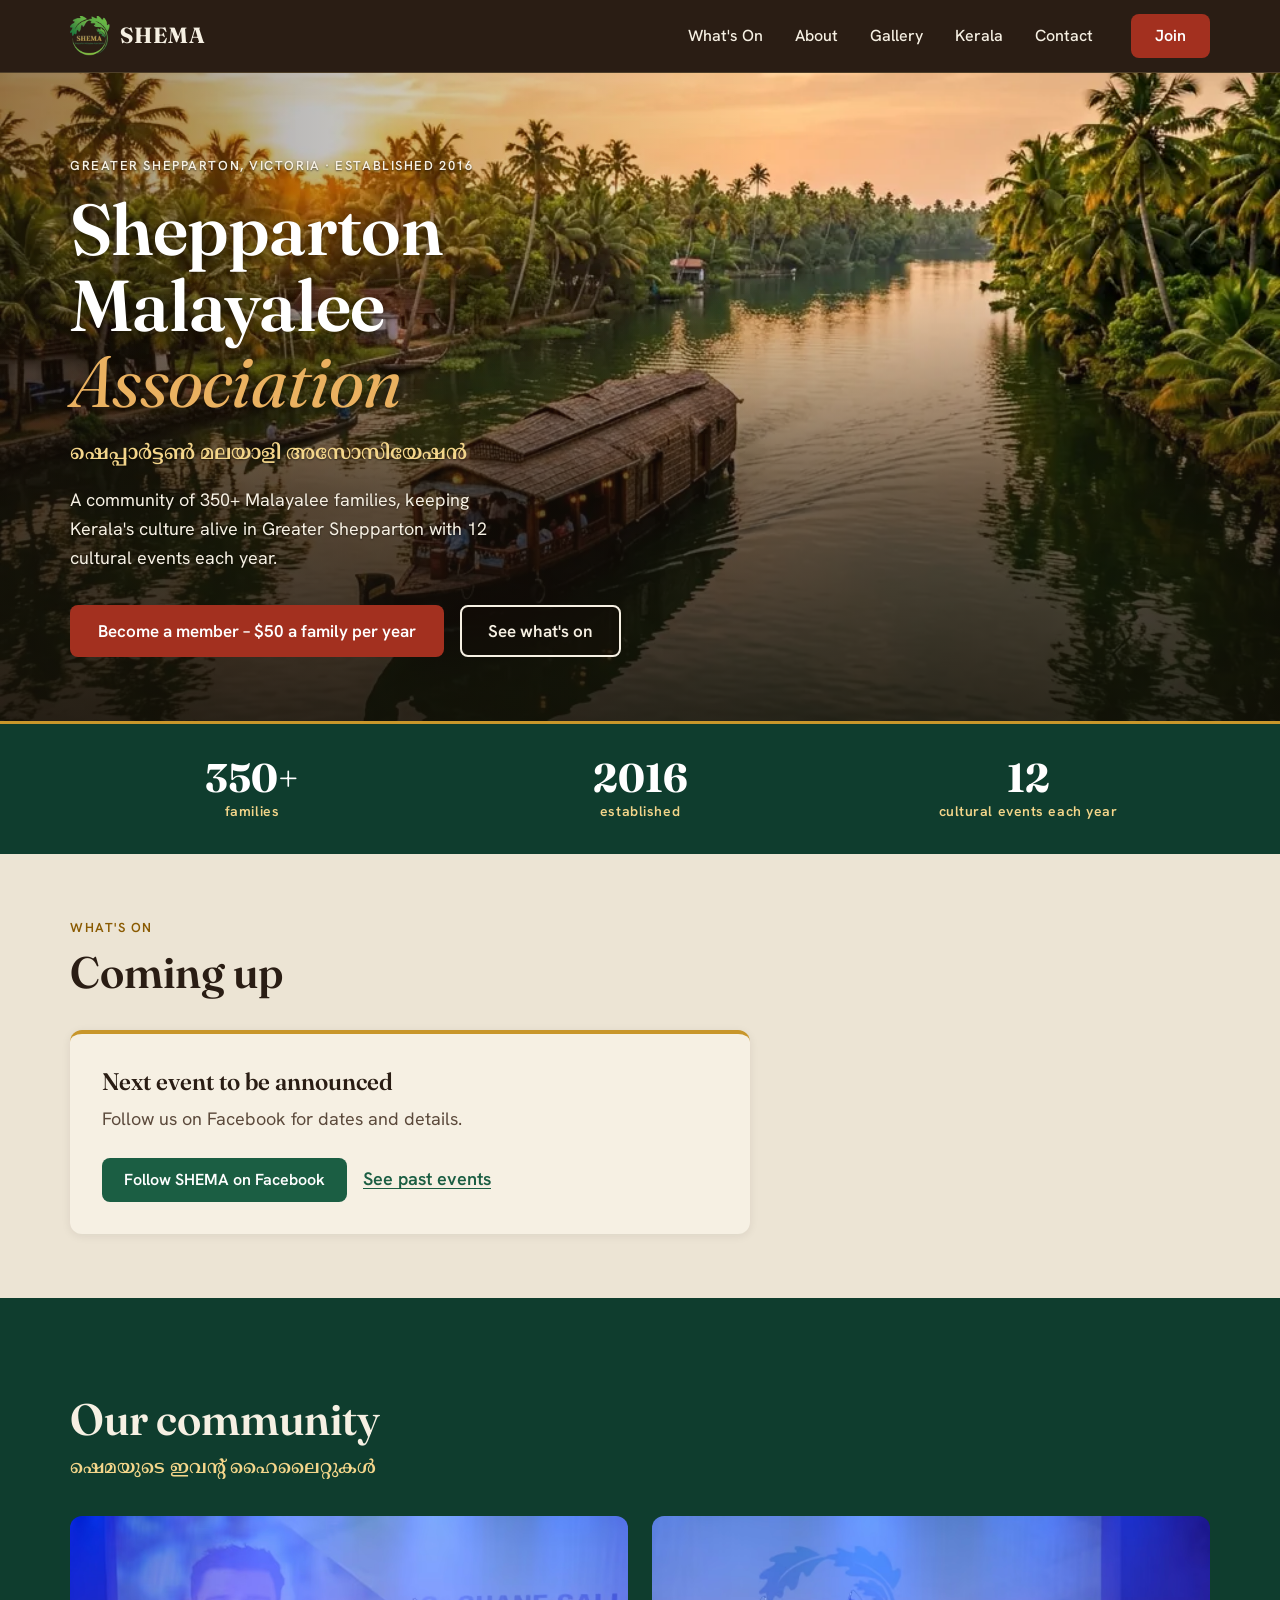
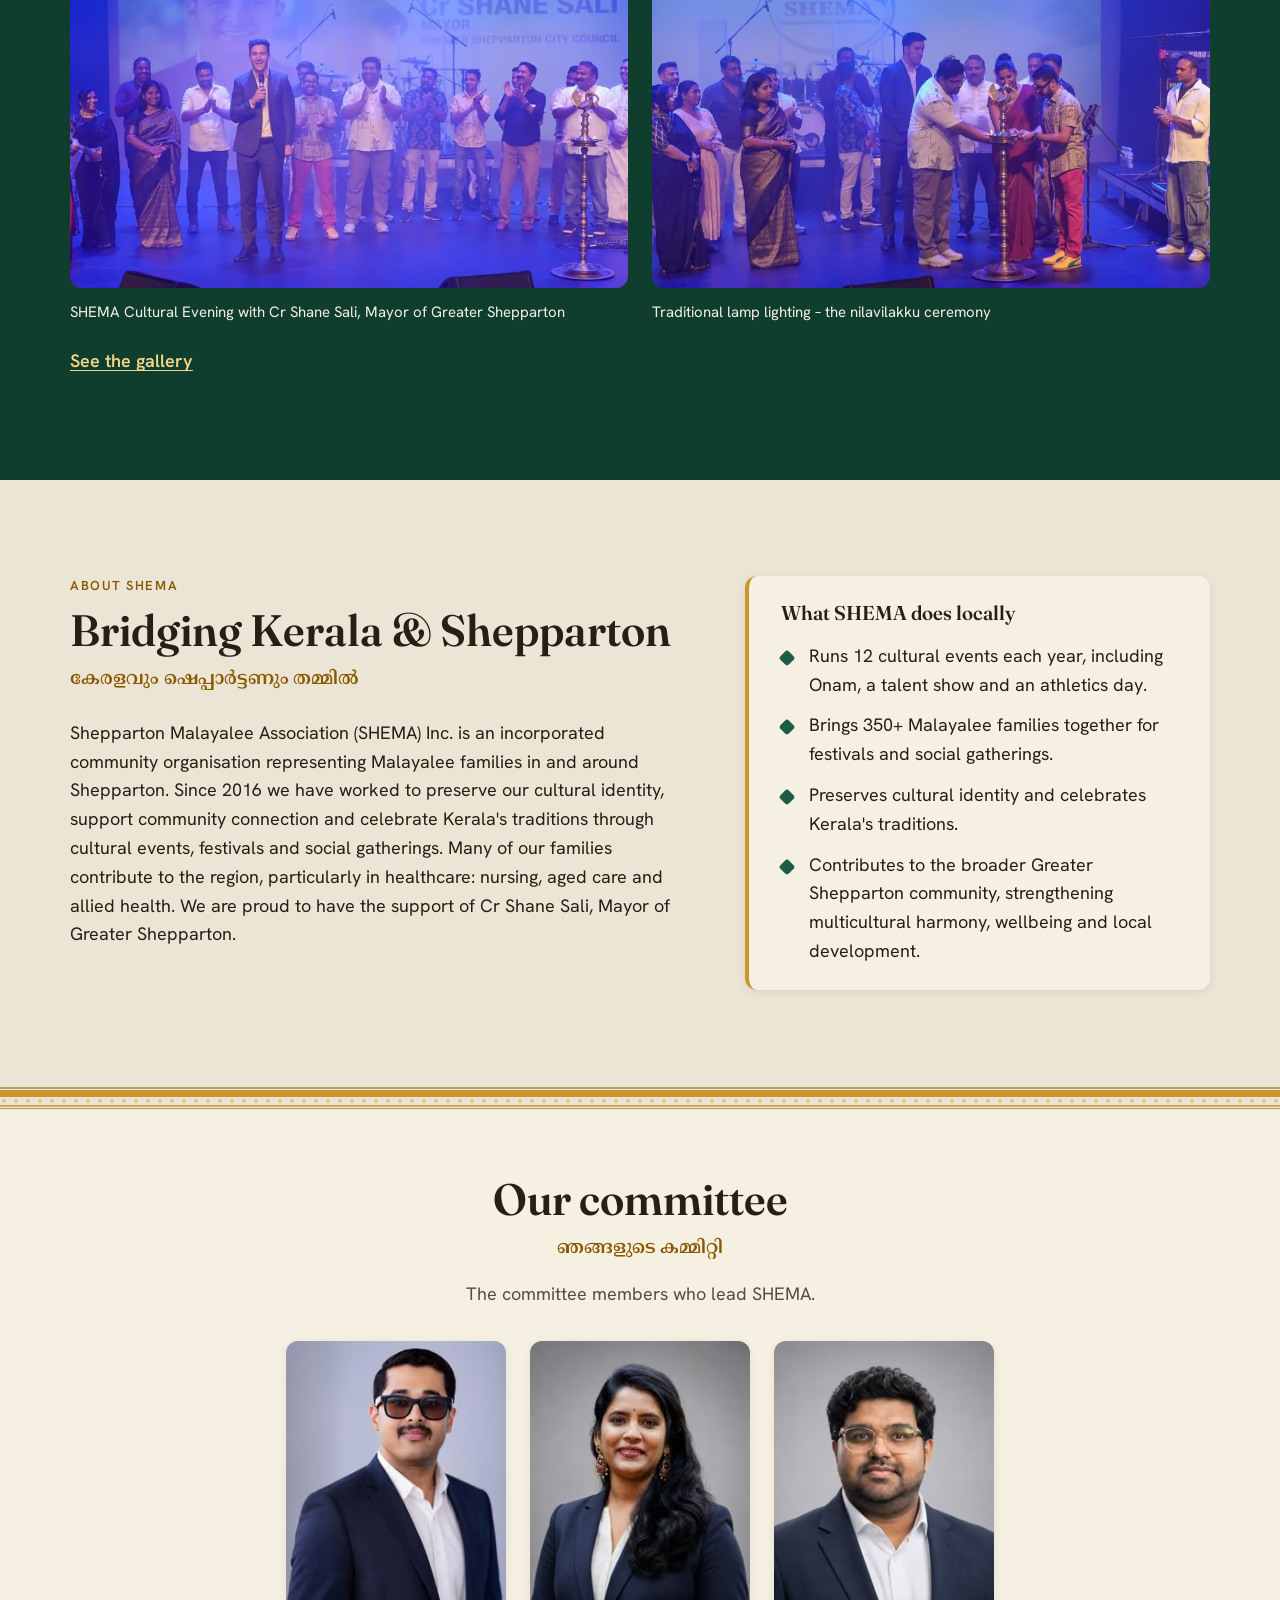
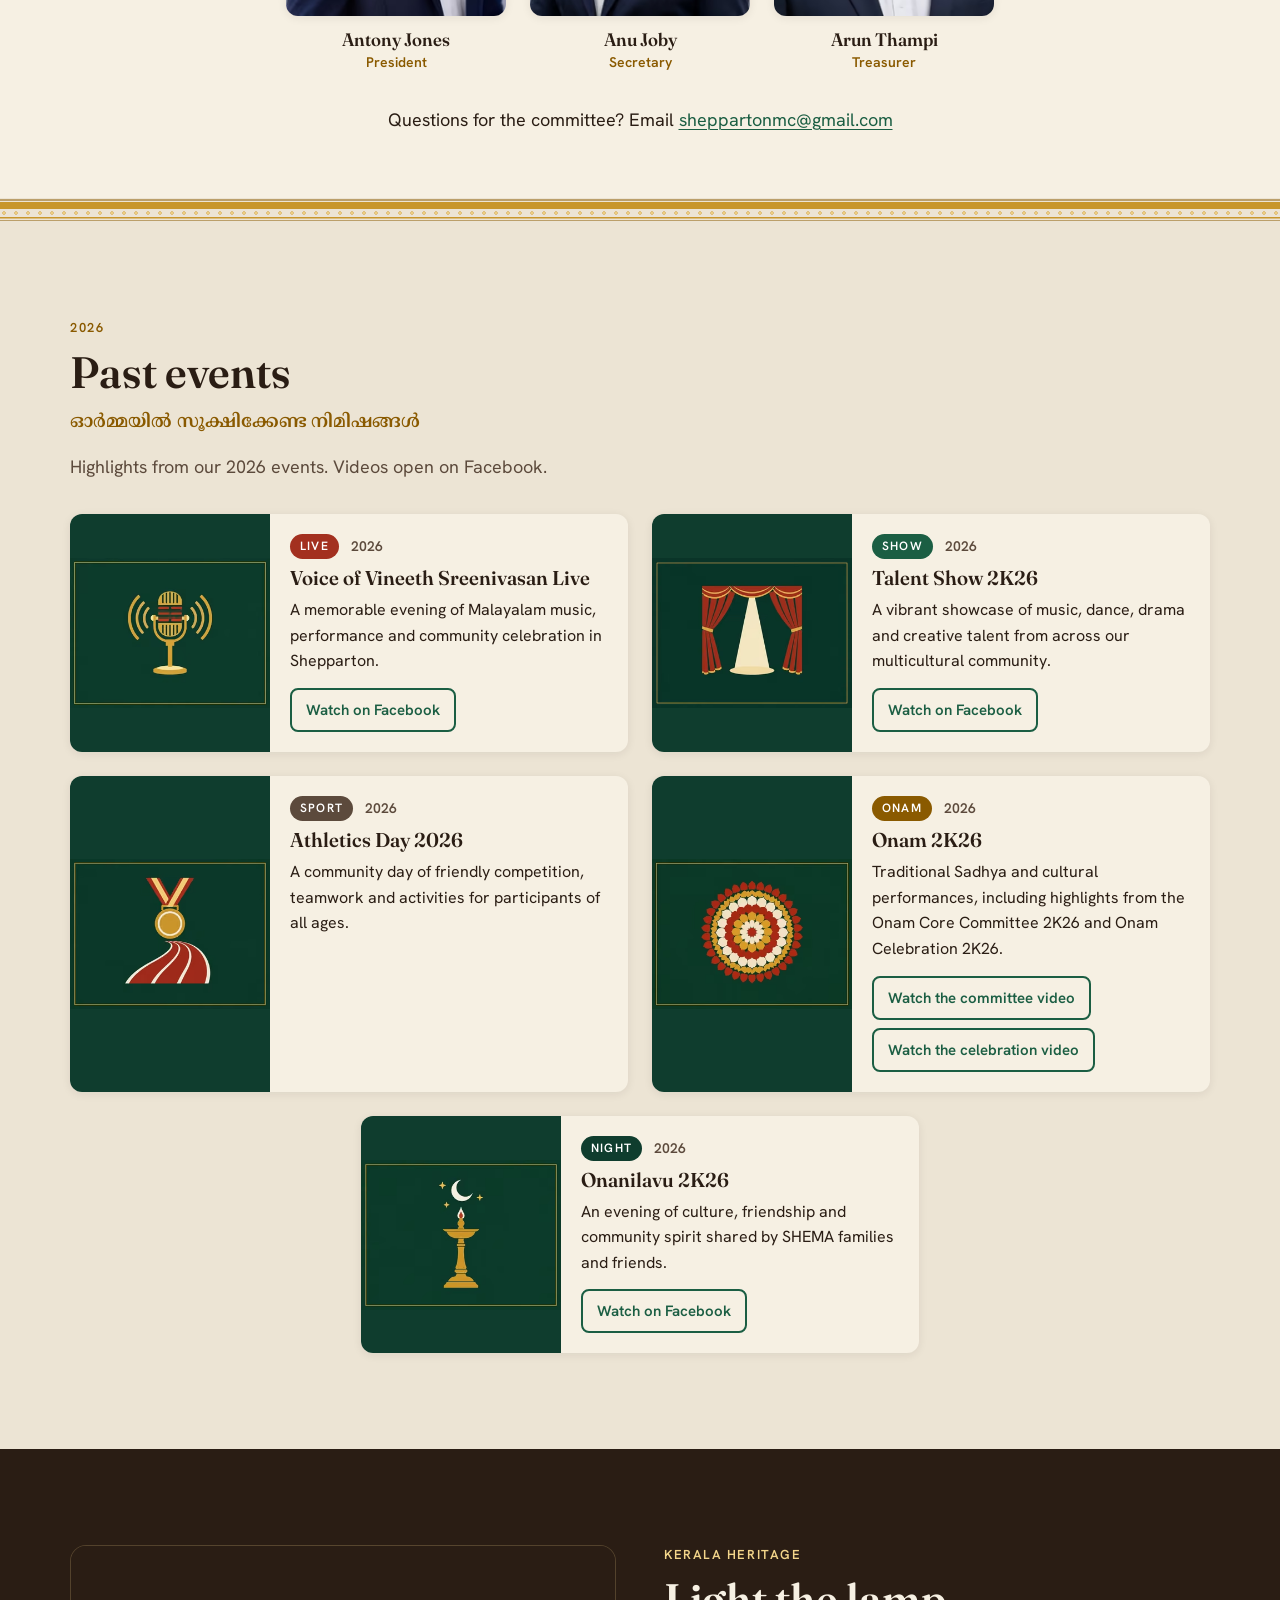
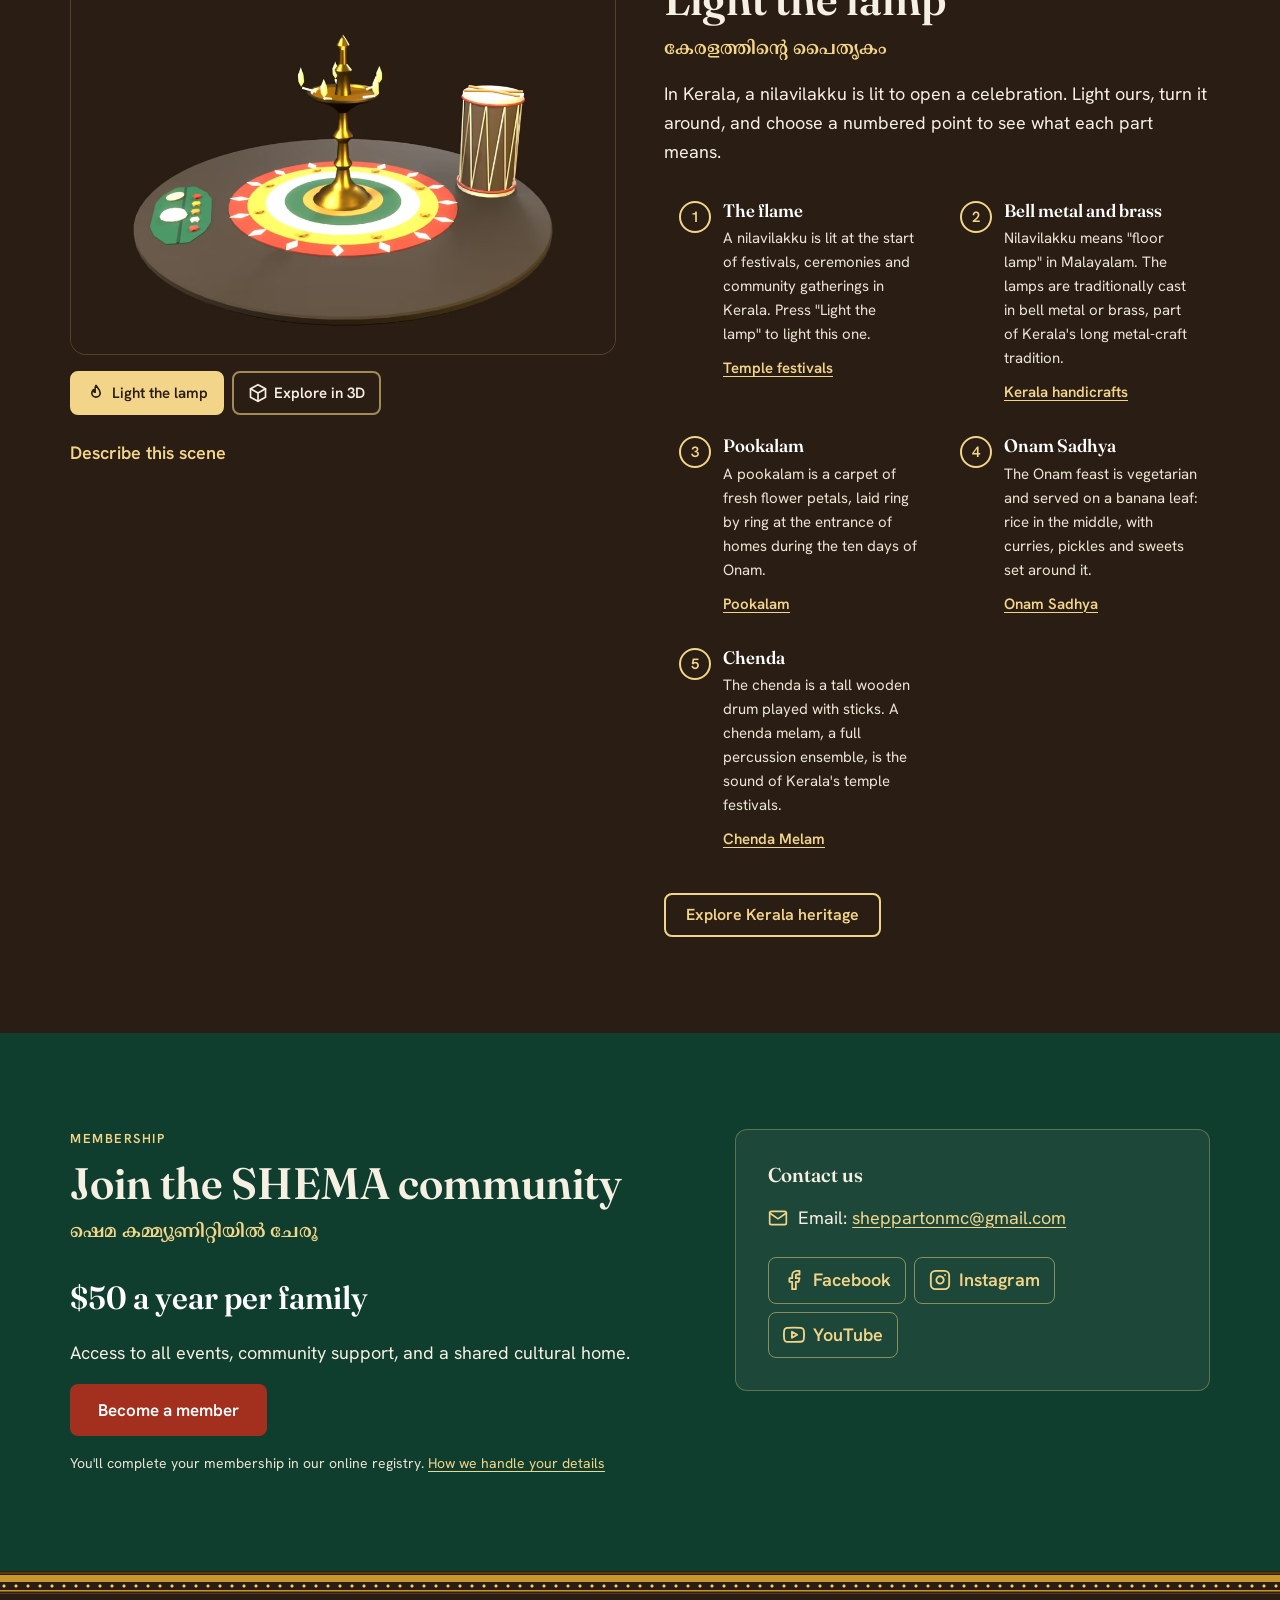
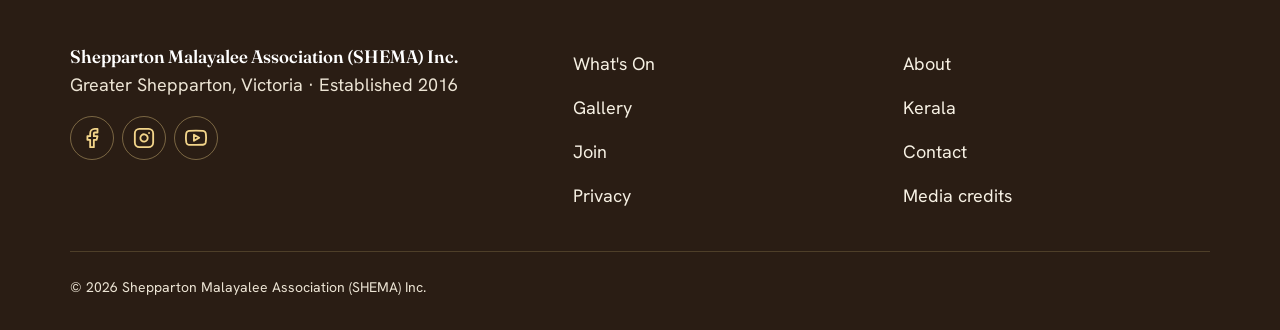
<file: index.html>
<!DOCTYPE html>
<html lang="en-AU">
<head>
  <meta charset="UTF-8" />
  <meta name="viewport" content="width=device-width, initial-scale=1" />
  <title>SHEMA – Shepparton Malayalee Association</title>
  <meta name="description" content="The Shepparton Malayalee Association (SHEMA) brings together 350+ Malayalee families in Greater Shepparton, Victoria. See what&#x27;s on and join for $50 a year." />
  <link rel="canonical" href="https://shema.com.au/" />
  <meta name="theme-color" content="#2a1d14" />
  <meta property="og:title" content="SHEMA – Shepparton Malayalee Association" />
  <meta property="og:description" content="350+ Malayalee families in Greater Shepparton, Victoria, sharing Kerala&#x27;s culture through 12 cultural events each year." />
  <meta property="og:type" content="website" />
  <meta property="og:url" content="https://shema.com.au/" />
  <meta property="og:site_name" content="Shepparton Malayalee Association" />
  <meta property="og:locale" content="en_AU" />
  <meta property="og:image" content="https://shema.com.au/assets/og/shema-og.jpg" />
  <meta property="og:image:width" content="1200" />
  <meta property="og:image:height" content="630" />
  <meta property="og:image:alt" content="A brass Kerala lamp on a flower carpet beside the words Shepparton Malayalee Association." />
  <meta name="twitter:card" content="summary_large_image" />
  <link rel="icon" href="/favicon.ico" sizes="any" />
  <link rel="icon" href="/images/favicon-32.png" type="image/png" sizes="32x32" />
  <link rel="apple-touch-icon" href="/apple-touch-icon.png" />
  <link rel="manifest" href="/site.webmanifest" />
  <link rel="preload" href="/assets/fonts/fraunces-latin.woff2" as="font" type="font/woff2" crossorigin />
  <link rel="preload" href="/assets/fonts/hanken-grotesk-latin.woff2" as="font" type="font/woff2" crossorigin />
  <link rel="preload" as="image" href="/images/site/hero-backwaters-1024.webp" imagesrcset="/images/site/hero-backwaters-480.webp 480w, /images/site/hero-backwaters-960.webp 960w, /images/site/hero-backwaters-1024.webp 1024w" imagesizes="100vw" fetchpriority="high" />
  <script src="/js/events.js" defer></script>
  <script src="/js/lamp.js" defer></script>
  <script type="application/ld+json">
  {
    "@context": "https://schema.org",
    "@type": "Organization",
    "name": "Shepparton Malayalee Association (SHEMA) Inc.",
    "alternateName": "SHEMA",
    "url": "https://shema.com.au/",
    "logo": "https://shema.com.au/images/icon-512.png",
    "email": "sheppartonmc@gmail.com",
    "foundingDate": "2016",
    "areaServed": "Greater Shepparton, Victoria, Australia",
    "sameAs": [
      "https://www.facebook.com/sheppartonmc",
      "https://www.instagram.com/shema_shepparton/",
      "https://www.youtube.com/@sheppartonmalayaleeassocia7817"
    ]
  }
  </script>
  <link rel="stylesheet" href="/styles.css" />
  <script src="/script.js" defer></script>
</head>
<body data-page="home">
  <a class="skip-link" href="#main">Skip to main content</a>
  <header class="site-header" id="top">
    <div class="container header-inner">
      <a class="brand" href="#top" aria-label="SHEMA home">
        <img src="/images/optimized/shema-logo-120.webp" width="40" height="39" alt="" />
        <span class="brand-name">SHEMA</span>
      </a>
      <nav class="site-nav" aria-label="Main">
        <button class="nav-toggle" id="navToggle" type="button" aria-expanded="false" aria-controls="navLinks" aria-label="Menu">
          <span class="nav-toggle-bars" aria-hidden="true"></span>
        </button>
        <ul class="nav-links" id="navLinks">
          <li><a href="#events">What's On</a></li>
          <li><a href="#about">About</a></li>
          <li><a href="/gallery.html">Gallery</a></li>
          <li><a href="/kerala.html">Kerala</a></li>
          <li><a href="#contact">Contact</a></li>
        </ul>
      </nav>
      <a class="btn btn--join header-join" href="#join">Join</a>
    </div>
  </header>

  <main id="main" tabindex="-1">

    <section class="hero" aria-labelledby="hero-title">
      <img class="hero-img" src="/images/site/hero-backwaters-1024.webp" srcset="/images/site/hero-backwaters-480.webp 480w, /images/site/hero-backwaters-960.webp 960w, /images/site/hero-backwaters-1024.webp 1024w" sizes="100vw" width="1024" height="640" alt="" fetchpriority="high" loading="eager" decoding="async" />
      <div class="hero-scrim" aria-hidden="true"></div>
      <div class="container hero-content">
        <p class="hero-kicker">Greater Shepparton, Victoria · Established 2016</p>
        <h1 id="hero-title">Shepparton Malayalee <em>Association</em></h1>
        <p class="ml hero-ml" lang="ml">ഷെപ്പാർട്ടൺ മലയാളി അസോസിയേഷൻ</p>
        <p class="hero-intro">A community of 350+ Malayalee families, keeping Kerala's culture alive in Greater Shepparton with 12 cultural events each year.</p>
        <div class="hero-actions">
          <a class="btn btn--join btn--lg" href="#join">Become a member – $50 a family per year</a>
          <a class="btn btn--cream-outline btn--lg" href="#events">See what's on</a>
        </div>
      </div>
    </section>

    <section class="stats section--green" aria-label="SHEMA in numbers">
      <ul class="container stats-list">
        <li><strong>350+</strong> <span>families</span></li>
        <li><strong>2016</strong> <span>established</span></li>
        <li><strong>12</strong> <span>cultural events each year</span></li>
      </ul>
    </section>

    <section class="section section--cream coming-up" id="events" aria-labelledby="events-title">
      <div class="container">
        <p class="kicker">What's on</p>
        <h2 id="events-title">Coming up</h2>
        <div class="upcoming-list" id="upcomingList">
          <article class="honest-card">
            <h3>Next event to be announced</h3>
            <p>Follow us on Facebook for dates and details.</p>
            <p class="honest-actions"><a class="btn btn--green" href="https://www.facebook.com/sheppartonmc" target="_blank" rel="noopener noreferrer">Follow SHEMA on Facebook<span class="visually-hidden"> (opens in a new tab)</span></a> <a class="text-link" href="#past-events">See past events</a></p>
          </article>
        </div>
      </div>
    </section>

    <section class="section section--green photo-band" id="photos" aria-labelledby="photos-title">
      <div class="container">
        <h2 id="photos-title">Our community</h2>
        <p class="ml" lang="ml">ഷെമയുടെ ഇവന്റ് ഹൈലൈറ്റുകൾ</p>
        <div class="photo-band-grid">
          <figure class="photo-band-item reveal">
            <picture><source type="image/avif" srcset="/images/site/event-mayor-wide-480.avif 480w, /images/site/event-mayor-wide-960.avif 960w, /images/site/event-mayor-wide-1024.avif 1024w" sizes="(max-width: 760px) 100vw, 560px" /><source type="image/webp" srcset="/images/site/event-mayor-wide-480.webp 480w, /images/site/event-mayor-wide-960.webp 960w, /images/site/event-mayor-wide-1024.webp 1024w" sizes="(max-width: 760px) 100vw, 560px" /><img src="/images/site/event-mayor-wide-960.jpg" srcset="/images/site/event-mayor-wide-480.jpg 480w, /images/site/event-mayor-wide-960.jpg 960w, /images/site/event-mayor-wide-1024.jpg 1024w" sizes="(max-width: 760px) 100vw, 560px" width="960" height="521" alt="Cr Shane Sali, Mayor of Greater Shepparton, with SHEMA members on stage at the SHEMA Cultural Evening." loading="lazy" decoding="async" /></picture>
            <figcaption>SHEMA Cultural Evening with Cr Shane Sali, Mayor of Greater Shepparton</figcaption>
          </figure>
          <figure class="photo-band-item reveal">
            <picture><source type="image/avif" srcset="/images/site/event-lamp-wide-480.avif 480w, /images/site/event-lamp-wide-960.avif 960w, /images/site/event-lamp-wide-1024.avif 1024w" sizes="(max-width: 760px) 100vw, 560px" /><source type="image/webp" srcset="/images/site/event-lamp-wide-480.webp 480w, /images/site/event-lamp-wide-960.webp 960w, /images/site/event-lamp-wide-1024.webp 1024w" sizes="(max-width: 760px) 100vw, 560px" /><img src="/images/site/event-lamp-wide-960.jpg" srcset="/images/site/event-lamp-wide-480.jpg 480w, /images/site/event-lamp-wide-960.jpg 960w, /images/site/event-lamp-wide-1024.jpg 1024w" sizes="(max-width: 760px) 100vw, 560px" width="960" height="588" alt="A traditional nilavilakku lamp being lit on stage at a SHEMA event." loading="lazy" decoding="async" /></picture>
            <figcaption>Traditional lamp lighting – the nilavilakku ceremony</figcaption>
          </figure>
        </div>
        <p class="band-link"><a class="text-link text-link--light" href="/gallery.html">See the gallery</a></p>
      </div>
    </section>

    <section class="section section--cream about" id="about" aria-labelledby="about-title">
      <div class="container about-grid">
        <div class="about-text reveal">
          <p class="kicker">About SHEMA</p>
          <h2 id="about-title">Bridging Kerala &amp; Shepparton</h2>
          <p class="ml" lang="ml">കേരളവും ഷെപ്പാർട്ടണും തമ്മിൽ</p>
          <p>Shepparton Malayalee Association (SHEMA) Inc. is an incorporated community organisation representing Malayalee families in and around Shepparton. Since 2016 we have worked to preserve our cultural identity, support community connection and celebrate Kerala's traditions through cultural events, festivals and social gatherings. Many of our families contribute to the region, particularly in healthcare: nursing, aged care and allied health. We are proud to have the support of Cr Shane Sali, Mayor of Greater Shepparton.</p>
        </div>
        <div class="about-card reveal">
          <h3>What SHEMA does locally</h3>
          <ul class="tick-list">
            <li>Runs 12 cultural events each year, including Onam, a talent show and an athletics day.</li>
            <li>Brings 350+ Malayalee families together for festivals and social gatherings.</li>
            <li>Preserves cultural identity and celebrates Kerala's traditions.</li>
            <li>Contributes to the broader Greater Shepparton community, strengthening multicultural harmony, wellbeing and local development.</li>
          </ul>
        </div>
      </div>
    </section>

    <div class="kasavu-divider" aria-hidden="true"></div>

    <section class="section section--cream-alt committee" id="committee" aria-labelledby="committee-title">
      <div class="container">
        <h2 id="committee-title">Our committee</h2>
        <p class="ml" lang="ml">ഞങ്ങളുടെ കമ്മിറ്റി</p>
        <p class="section-intro">The committee members who lead SHEMA.</p>
        <ul class="committee-grid">
          <li class="committee-card reveal">
            <picture class="committee-photo"><source type="image/avif" srcset="/images/site/committee-antony-240.avif 240w, /images/site/committee-antony-480.avif 480w" sizes="(max-width: 600px) 45vw, 220px" /><source type="image/webp" srcset="/images/site/committee-antony-240.webp 240w, /images/site/committee-antony-480.webp 480w" sizes="(max-width: 600px) 45vw, 220px" /><img src="/images/site/committee-antony-480.jpg" srcset="/images/site/committee-antony-240.jpg 240w, /images/site/committee-antony-480.jpg 480w" sizes="(max-width: 600px) 45vw, 220px" width="480" height="600" alt="Antony Jones, President" loading="lazy" decoding="async" /></picture>
            <h3>Antony Jones</h3>
            <p>President</p>
          </li>
          <li class="committee-card reveal">
            <picture class="committee-photo"><source type="image/avif" srcset="/images/site/committee-anu-240.avif 240w, /images/site/committee-anu-480.avif 480w" sizes="(max-width: 600px) 45vw, 220px" /><source type="image/webp" srcset="/images/site/committee-anu-240.webp 240w, /images/site/committee-anu-480.webp 480w" sizes="(max-width: 600px) 45vw, 220px" /><img src="/images/site/committee-anu-480.jpg" srcset="/images/site/committee-anu-240.jpg 240w, /images/site/committee-anu-480.jpg 480w" sizes="(max-width: 600px) 45vw, 220px" width="480" height="600" alt="Anu Joby, Secretary" loading="lazy" decoding="async" /></picture>
            <h3>Anu Joby</h3>
            <p>Secretary</p>
          </li>
          <li class="committee-card reveal">
            <picture class="committee-photo"><source type="image/avif" srcset="/images/site/committee-arun-240.avif 240w, /images/site/committee-arun-480.avif 480w" sizes="(max-width: 600px) 45vw, 220px" /><source type="image/webp" srcset="/images/site/committee-arun-240.webp 240w, /images/site/committee-arun-480.webp 480w" sizes="(max-width: 600px) 45vw, 220px" /><img src="/images/site/committee-arun-480.jpg" srcset="/images/site/committee-arun-240.jpg 240w, /images/site/committee-arun-480.jpg 480w" sizes="(max-width: 600px) 45vw, 220px" width="480" height="600" alt="Arun Thampi, Treasurer" loading="lazy" decoding="async" /></picture>
            <h3>Arun Thampi</h3>
            <p>Treasurer</p>
          </li>
        </ul>
        <p class="committee-contact">Questions for the committee? Email <a href="mailto:sheppartonmc@gmail.com">sheppartonmc@gmail.com</a></p>
      </div>
    </section>

    <!-- TODO (committee): "Why join" block. NOT PUBLISHED.
         Do not publish until the committee confirms each benefit in writing.
         Do not invent benefits. To publish: move the section out of the template. -->
    <template id="tpl-why-join">
      <section id="why-join" class="section section--green">
        <div class="container">
          <h2>Why join SHEMA</h2>
          <ul class="benefits">
            <li>TODO (committee): benefit 1 – confirm before publishing</li>
            <li>TODO (committee): benefit 2 – confirm before publishing</li>
            <li>TODO (committee): benefit 3 – confirm before publishing</li>
          </ul>
          <p>$50 a year per family</p>
          <a class="btn btn--join" href="https://smaregistry.vercel.app/">Become a member</a>
        </div>
      </section>
    </template>

    <div class="kasavu-divider" aria-hidden="true"></div>

    <section class="section section--cream past-events" id="past-events" aria-labelledby="past-title">
      <div class="container">
        <p class="kicker">2026</p>
        <h2 id="past-title">Past events</h2>
        <p class="ml" lang="ml">ഓർമ്മയിൽ സൂക്ഷിക്കേണ്ട നിമിഷങ്ങൾ</p>
        <p class="section-intro">Highlights from our 2026 events. Videos open on Facebook.</p>
        <div class="past-grid" id="pastList">
          <article class="event-card event-memory-card reveal" id="event-voice-of-vineeth-sreenivasan-live-2026" data-category="live">
            <picture class="event-media"><source type="image/avif" srcset="/assets/tiles/tile-live-360.avif 360w, /assets/tiles/tile-live-720.avif 720w" sizes="(max-width: 700px) 112px, 200px" /><img src="/assets/tiles/tile-live-720.webp" srcset="/assets/tiles/tile-live-360.webp 360w, /assets/tiles/tile-live-720.webp 720w" sizes="(max-width: 700px) 112px, 200px" width="720" height="540" alt="" loading="lazy" decoding="async" /></picture>
            <div class="event-body">
              <p class="event-head"><span class="chip chip--live">LIVE</span> <span class="event-when"><time datetime="2026">2026</time></span></p>
              <h3>Voice of Vineeth Sreenivasan Live</h3>
              <p class="event-desc">A memorable evening of Malayalam music, performance and community celebration in Shepparton.</p>
              <div class="event-actions"><a class="btn btn--sm btn--outline" href="https://www.facebook.com/share/v/1c8QmG9wZi/" target="_blank" rel="noopener noreferrer" aria-label="Watch on Facebook: Voice of Vineeth Sreenivasan Live (opens in a new tab)">Watch on Facebook</a></div>
            </div>
          </article>
          <article class="event-card event-memory-card reveal" id="event-talent-show-2k26" data-category="show">
            <picture class="event-media"><source type="image/avif" srcset="/assets/tiles/tile-show-360.avif 360w, /assets/tiles/tile-show-720.avif 720w" sizes="(max-width: 700px) 112px, 200px" /><img src="/assets/tiles/tile-show-720.webp" srcset="/assets/tiles/tile-show-360.webp 360w, /assets/tiles/tile-show-720.webp 720w" sizes="(max-width: 700px) 112px, 200px" width="720" height="540" alt="" loading="lazy" decoding="async" /></picture>
            <div class="event-body">
              <p class="event-head"><span class="chip chip--show">SHOW</span> <span class="event-when"><time datetime="2026">2026</time></span></p>
              <h3>Talent Show 2K26</h3>
              <p class="event-desc">A vibrant showcase of music, dance, drama and creative talent from across our multicultural community.</p>
              <div class="event-actions"><a class="btn btn--sm btn--outline" href="https://www.facebook.com/reel/1500400011768100" target="_blank" rel="noopener noreferrer" aria-label="Watch on Facebook: Talent Show 2K26 (opens in a new tab)">Watch on Facebook</a></div>
            </div>
          </article>
          <article class="event-card event-memory-card reveal" id="event-athletics-day-2026" data-category="sport">
            <picture class="event-media"><source type="image/avif" srcset="/assets/tiles/tile-sport-360.avif 360w, /assets/tiles/tile-sport-720.avif 720w" sizes="(max-width: 700px) 112px, 200px" /><img src="/assets/tiles/tile-sport-720.webp" srcset="/assets/tiles/tile-sport-360.webp 360w, /assets/tiles/tile-sport-720.webp 720w" sizes="(max-width: 700px) 112px, 200px" width="720" height="540" alt="" loading="lazy" decoding="async" /></picture>
            <div class="event-body">
              <p class="event-head"><span class="chip chip--sport">SPORT</span> <span class="event-when"><time datetime="2026">2026</time></span></p>
              <h3>Athletics Day 2026</h3>
              <p class="event-desc">A community day of friendly competition, teamwork and activities for participants of all ages.</p>
            </div>
          </article>
          <article class="event-card event-memory-card reveal" id="event-onam-2k26" data-category="onam">
            <picture class="event-media"><source type="image/avif" srcset="/assets/tiles/tile-onam-360.avif 360w, /assets/tiles/tile-onam-720.avif 720w" sizes="(max-width: 700px) 112px, 200px" /><img src="/assets/tiles/tile-onam-720.webp" srcset="/assets/tiles/tile-onam-360.webp 360w, /assets/tiles/tile-onam-720.webp 720w" sizes="(max-width: 700px) 112px, 200px" width="720" height="540" alt="" loading="lazy" decoding="async" /></picture>
            <div class="event-body">
              <p class="event-head"><span class="chip chip--onam">ONAM</span> <span class="event-when"><time datetime="2026">2026</time></span></p>
              <h3>Onam 2K26</h3>
              <p class="event-desc">Traditional Sadhya and cultural performances, including highlights from the Onam Core Committee 2K26 and Onam Celebration 2K26.</p>
              <div class="event-actions"><a class="btn btn--sm btn--outline" href="https://www.facebook.com/reel/1581554060224328" target="_blank" rel="noopener noreferrer" aria-label="Watch the committee video: Onam 2K26 (opens in a new tab)">Watch the committee video</a><a class="btn btn--sm btn--outline" href="https://www.facebook.com/reel/1132441579444104" target="_blank" rel="noopener noreferrer" aria-label="Watch the celebration video: Onam 2K26 (opens in a new tab)">Watch the celebration video</a></div>
            </div>
          </article>
          <article class="event-card event-memory-card reveal" id="event-onanilavu-2k26" data-category="night">
            <picture class="event-media"><source type="image/avif" srcset="/assets/tiles/tile-night-360.avif 360w, /assets/tiles/tile-night-720.avif 720w" sizes="(max-width: 700px) 112px, 200px" /><img src="/assets/tiles/tile-night-720.webp" srcset="/assets/tiles/tile-night-360.webp 360w, /assets/tiles/tile-night-720.webp 720w" sizes="(max-width: 700px) 112px, 200px" width="720" height="540" alt="" loading="lazy" decoding="async" /></picture>
            <div class="event-body">
              <p class="event-head"><span class="chip chip--night">NIGHT</span> <span class="event-when"><time datetime="2026">2026</time></span></p>
              <h3>Onanilavu 2K26</h3>
              <p class="event-desc">An evening of culture, friendship and community spirit shared by SHEMA families and friends.</p>
              <div class="event-actions"><a class="btn btn--sm btn--outline" href="https://www.facebook.com/reel/1578855873677593" target="_blank" rel="noopener noreferrer" aria-label="Watch on Facebook: Onanilavu 2K26 (opens in a new tab)">Watch on Facebook</a></div>
            </div>
          </article>
        </div>
      </div>
    </section>

    <section class="section section--ink lamp" id="lamp" aria-labelledby="lamp-title" data-lamp data-activate="click">
      <div class="container lamp-grid">
        <div class="lamp-stage">
          <div class="lamp-viewer">
            <picture class="lamp-still"><source type="image/avif" srcset="/images/site/lamp-lit-480.avif 480w, /images/site/lamp-lit-960.avif 960w, /images/site/lamp-lit-1600.avif 1600w" sizes="(max-width: 900px) 100vw, 640px" /><source type="image/webp" srcset="/images/site/lamp-lit-480.webp 480w, /images/site/lamp-lit-960.webp 960w, /images/site/lamp-lit-1600.webp 1600w" sizes="(max-width: 900px) 100vw, 640px" /><img src="/images/site/lamp-lit-960.jpg" srcset="/images/site/lamp-lit-480.jpg 480w, /images/site/lamp-lit-960.jpg 960w, /images/site/lamp-lit-1600.jpg 1600w" sizes="(max-width: 900px) 100vw, 640px" width="960" height="720" alt="3D model of a brass nilavilakku, a traditional Kerala oil lamp, standing on a circular pookalam flower carpet, with an Onam sadhya on a banana leaf and a chenda drum beside it." loading="lazy" decoding="async" /></picture>
          </div>
          <div class="lamp-toolbar" hidden></div>
          <p class="lamp-status visually-hidden" role="status" aria-live="polite"></p>
          <details class="lamp-describe">
            <summary>Describe this scene</summary>
            <p id="lamp-desc-home">A stylised 3D model. In the centre stands a brass nilavilakku, a traditional Kerala oil lamp, with a round base, a slender stem, a shallow bowl holding five wicks, and a pointed spire. It stands in the middle of a pookalam, a circular flower carpet in rings of red, gold, cream, green and ochre. To the front left is an Onam sadhya served on a banana leaf: a mound of rice with small servings of curry beside it. To the back right is a chenda, a tall wooden drum with rope lacing and two sticks resting on top. When the lamp is lit, a small flame burns at each of the five wicks.</p>
          </details>
        </div>
        <div class="lamp-copy">
          <p class="kicker">Kerala heritage</p>
          <h2 id="lamp-title">Light the lamp</h2>
          <p class="ml" lang="ml">കേരളത്തിന്റെ പൈതൃകം</p>
          <p class="lamp-intro">In Kerala, a nilavilakku is lit to open a celebration.<span class="js-only"> Light ours, turn it around, and choose a numbered point to see what each part means.</span></p>
          <ol class="lamp-notes">
          <li class="lamp-note" id="note-flame" data-hotspot="flame">
            <span class="lamp-note-num" aria-hidden="true">1</span>
            <div>
              <h3>The flame</h3>
              <p>A nilavilakku is lit at the start of festivals, ceremonies and community gatherings in Kerala. Press "Light the lamp" to light this one.</p>
              <p class="lamp-note-links"><a href="/kerala.html#heritage-temple-festivals">Temple festivals</a> <button type="button" class="lamp-show" data-hotspot="flame" hidden>Show on model<span class="visually-hidden">: The flame</span></button></p>
            </div>
          </li>
          <li class="lamp-note" id="note-brass" data-hotspot="brass">
            <span class="lamp-note-num" aria-hidden="true">2</span>
            <div>
              <h3>Bell metal and brass</h3>
              <p>Nilavilakku means "floor lamp" in Malayalam. The lamps are traditionally cast in bell metal or brass, part of Kerala's long metal-craft tradition.</p>
              <p class="lamp-note-links"><a href="/kerala.html#crafts">Kerala handicrafts</a> <button type="button" class="lamp-show" data-hotspot="brass" hidden>Show on model<span class="visually-hidden">: Bell metal and brass</span></button></p>
            </div>
          </li>
          <li class="lamp-note" id="note-pookalam" data-hotspot="pookalam">
            <span class="lamp-note-num" aria-hidden="true">3</span>
            <div>
              <h3>Pookalam</h3>
              <p>A pookalam is a carpet of fresh flower petals, laid ring by ring at the entrance of homes during the ten days of Onam.</p>
              <p class="lamp-note-links"><a href="/kerala.html#tradition-pookalam">Pookalam</a> <button type="button" class="lamp-show" data-hotspot="pookalam" hidden>Show on model<span class="visually-hidden">: Pookalam</span></button></p>
            </div>
          </li>
          <li class="lamp-note" id="note-sadhya" data-hotspot="sadhya">
            <span class="lamp-note-num" aria-hidden="true">4</span>
            <div>
              <h3>Onam Sadhya</h3>
              <p>The Onam feast is vegetarian and served on a banana leaf: rice in the middle, with curries, pickles and sweets set around it.</p>
              <p class="lamp-note-links"><a href="/kerala.html#heritage-onam-sadhya">Onam Sadhya</a> <button type="button" class="lamp-show" data-hotspot="sadhya" hidden>Show on model<span class="visually-hidden">: Onam Sadhya</span></button></p>
            </div>
          </li>
          <li class="lamp-note" id="note-chenda" data-hotspot="chenda">
            <span class="lamp-note-num" aria-hidden="true">5</span>
            <div>
              <h3>Chenda</h3>
              <p>The chenda is a tall wooden drum played with sticks. A chenda melam, a full percussion ensemble, is the sound of Kerala's temple festivals.</p>
              <p class="lamp-note-links"><a href="/kerala.html#tradition-chenda-melam">Chenda Melam</a> <button type="button" class="lamp-show" data-hotspot="chenda" hidden>Show on model<span class="visually-hidden">: Chenda</span></button></p>
            </div>
          </li>
          </ol>
        <p class="lamp-more"><a class="btn btn--gold-outline" href="/kerala.html">Explore Kerala heritage</a></p>
        </div>
      </div>
    </section>

    <section class="section section--green join" id="join" aria-labelledby="join-title">
      <div class="container join-grid">
        <div class="join-main reveal">
          <p class="kicker">Membership</p>
          <h2 id="join-title">Join the SHEMA community</h2>
          <p class="ml" lang="ml">ഷെമ കമ്മ്യൂണിറ്റിയിൽ ചേരൂ</p>
          <p class="join-price">$50 a year per family</p>
          <p>Access to all events, community support, and a shared cultural home.</p>
          <p><a class="btn btn--join btn--lg" href="https://smaregistry.vercel.app/" target="_blank" rel="noopener noreferrer nofollow">Become a member<span class="visually-hidden"> (opens in a new tab)</span></a></p>
          <p class="join-small">You'll complete your membership in our online registry. <a href="/privacy.html">How we handle your details</a></p>
        </div>
        <div class="contact-card reveal" id="contact">
          <h3>Contact us</h3>
          <p class="contact-email"><svg viewBox="0 0 24 24" width="20" height="20" aria-hidden="true" focusable="false" fill="none" stroke="currentColor" stroke-width="2" stroke-linecap="round"><path d="M4 4h16c1.1 0 2 .9 2 2v12c0 1.1-.9 2-2 2H4c-1.1 0-2-.9-2-2V6c0-1.1.9-2 2-2z"/><polyline points="22,6 12,13 2,6"/></svg> <span>Email: <a href="mailto:sheppartonmc@gmail.com">sheppartonmc@gmail.com</a></span></p>
          <ul class="social-links">
            <li><a href="https://www.facebook.com/sheppartonmc" target="_blank" rel="noopener noreferrer"><svg viewBox="0 0 24 24" width="22" height="22" aria-hidden="true" focusable="false" fill="none" stroke="currentColor" stroke-width="2" stroke-linecap="round" stroke-linejoin="round"><path d="M18 2h-3a5 5 0 0 0-5 5v3H7v4h3v8h4v-8h3l1-4h-4V7a1 1 0 0 1 1-1h3z"/></svg><span>Facebook</span><span class="visually-hidden"> (opens in a new tab)</span></a></li>
            <li><a href="https://www.instagram.com/shema_shepparton/" target="_blank" rel="noopener noreferrer"><svg viewBox="0 0 24 24" width="22" height="22" aria-hidden="true" focusable="false" fill="none" stroke="currentColor" stroke-width="2" stroke-linecap="round" stroke-linejoin="round"><rect x="2" y="2" width="20" height="20" rx="5"/><path d="M16 11.37A4 4 0 1 1 12.63 8 4 4 0 0 1 16 11.37z"/><line x1="17.5" y1="6.5" x2="17.51" y2="6.5"/></svg><span>Instagram</span><span class="visually-hidden"> (opens in a new tab)</span></a></li>
            <li><a href="https://www.youtube.com/@sheppartonmalayaleeassocia7817" target="_blank" rel="noopener noreferrer"><svg viewBox="0 0 24 24" width="22" height="22" aria-hidden="true" focusable="false" fill="none" stroke="currentColor" stroke-width="2" stroke-linecap="round" stroke-linejoin="round"><path d="M22.54 6.42a2.78 2.78 0 0 0-1.94-2C18.88 4 12 4 12 4s-6.88 0-8.6.46a2.78 2.78 0 0 0-1.94 2A29 29 0 0 0 1 11.75a29 29 0 0 0 .46 5.33A2.78 2.78 0 0 0 3.4 19.13C5.12 19.56 12 19.56 12 19.56s6.88 0 8.6-.46a2.78 2.78 0 0 0 1.94-2 29 29 0 0 0 .46-5.25 29 29 0 0 0-.46-5.43z"/><polygon points="9.75 15.02 15.5 11.75 9.75 8.48 9.75 15.02"/></svg><span>YouTube</span><span class="visually-hidden"> (opens in a new tab)</span></a></li>
          </ul>
        </div>
      </div>
    </section>

    <!-- TODO (committee): sponsor and partner strip. NOT PUBLISHED.
         Only sponsors who have agreed in writing to be named, with logos they supplied.
         Do not invent sponsors. -->
    <template id="tpl-sponsors">
      <section id="sponsors" class="section section--cream-alt">
        <div class="container">
          <h2>Our supporters</h2>
          <ul class="sponsor-strip">
            <li>TODO (committee): sponsor name and supplied logo – written consent required</li>
          </ul>
          <p>TODO (committee): confirm a contact for partnership enquiries before publishing this line.</p>
        </div>
      </section>
    </template>

  </main>
  <div class="kasavu-divider kasavu-divider--footer" aria-hidden="true"></div>
  <footer class="site-footer">
    <div class="container footer-grid">
      <div class="footer-brand">
        <p class="footer-name">Shepparton Malayalee Association (SHEMA) Inc.</p>
        <p>Greater Shepparton, Victoria · Established 2016</p>
        <ul class="footer-socials">
          <li><a href="https://www.facebook.com/sheppartonmc" target="_blank" rel="noopener noreferrer" aria-label="SHEMA on Facebook (opens in a new tab)"><svg viewBox="0 0 24 24" width="22" height="22" aria-hidden="true" focusable="false" fill="none" stroke="currentColor" stroke-width="2" stroke-linecap="round" stroke-linejoin="round"><path d="M18 2h-3a5 5 0 0 0-5 5v3H7v4h3v8h4v-8h3l1-4h-4V7a1 1 0 0 1 1-1h3z"/></svg></a></li>
          <li><a href="https://www.instagram.com/shema_shepparton/" target="_blank" rel="noopener noreferrer" aria-label="SHEMA on Instagram (opens in a new tab)"><svg viewBox="0 0 24 24" width="22" height="22" aria-hidden="true" focusable="false" fill="none" stroke="currentColor" stroke-width="2" stroke-linecap="round" stroke-linejoin="round"><rect x="2" y="2" width="20" height="20" rx="5"/><path d="M16 11.37A4 4 0 1 1 12.63 8 4 4 0 0 1 16 11.37z"/><line x1="17.5" y1="6.5" x2="17.51" y2="6.5"/></svg></a></li>
          <li><a href="https://www.youtube.com/@sheppartonmalayaleeassocia7817" target="_blank" rel="noopener noreferrer" aria-label="SHEMA on YouTube (opens in a new tab)"><svg viewBox="0 0 24 24" width="22" height="22" aria-hidden="true" focusable="false" fill="none" stroke="currentColor" stroke-width="2" stroke-linecap="round" stroke-linejoin="round"><path d="M22.54 6.42a2.78 2.78 0 0 0-1.94-2C18.88 4 12 4 12 4s-6.88 0-8.6.46a2.78 2.78 0 0 0-1.94 2A29 29 0 0 0 1 11.75a29 29 0 0 0 .46 5.33A2.78 2.78 0 0 0 3.4 19.13C5.12 19.56 12 19.56 12 19.56s6.88 0 8.6-.46a2.78 2.78 0 0 0 1.94-2 29 29 0 0 0 .46-5.25 29 29 0 0 0-.46-5.43z"/><polygon points="9.75 15.02 15.5 11.75 9.75 8.48 9.75 15.02"/></svg></a></li>
        </ul>
      </div>
      <nav class="footer-nav" aria-label="Footer">
        <ul>
          <li><a href="#events">What's On</a></li>
          <li><a href="#about">About</a></li>
          <li><a href="/gallery.html">Gallery</a></li>
          <li><a href="/kerala.html">Kerala</a></li>
          <li><a href="#join">Join</a></li>
          <li><a href="#contact">Contact</a></li>
          <li><a href="/privacy.html">Privacy</a></li>
          <li><a href="/media-credits.html">Media credits</a></li>
        </ul>
      </nav>
    </div>
    <div class="container footer-bottom">
      <p>© 2026 Shepparton Malayalee Association (SHEMA) Inc.</p>
    </div>
  </footer>
  <button class="back-to-top" id="backToTop" type="button" aria-label="Back to top"><svg viewBox="0 0 24 24" width="22" height="22" aria-hidden="true" focusable="false" fill="none" stroke="currentColor" stroke-width="2.5" stroke-linecap="round" stroke-linejoin="round"><polyline points="18 15 12 9 6 15"/></svg></button>
</body>
</html>
</file>
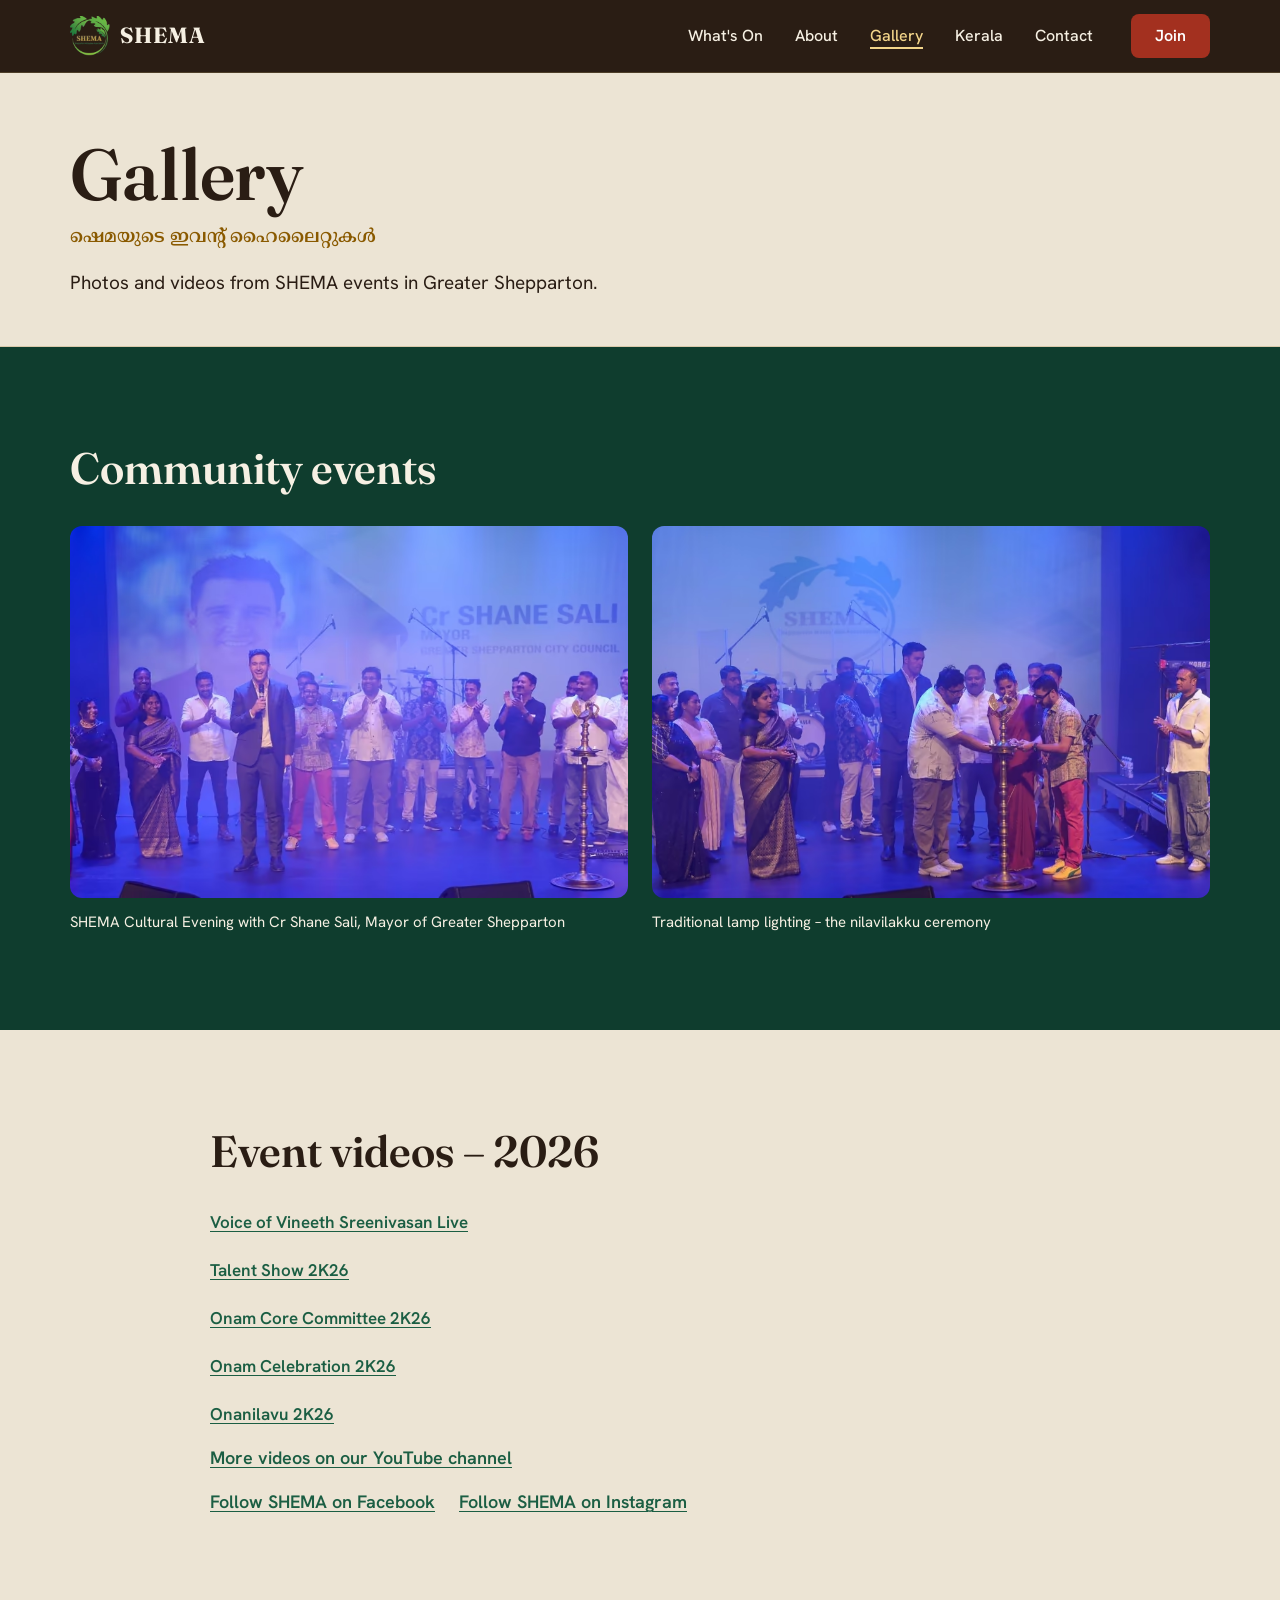
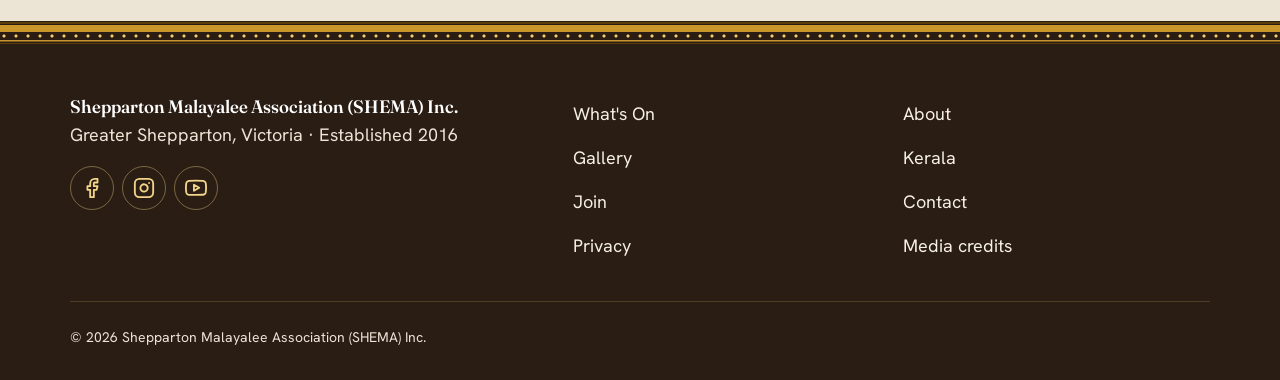
<file: gallery.html>
<!DOCTYPE html>
<html lang="en-AU">
<head>
  <meta charset="UTF-8" />
  <meta name="viewport" content="width=device-width, initial-scale=1" />
  <title>Gallery – SHEMA</title>
  <meta name="description" content="Photos and videos from Shepparton Malayalee Association events in Greater Shepparton, Victoria." />
  <link rel="canonical" href="https://shema.com.au/gallery.html" />
  <meta name="theme-color" content="#2a1d14" />
  <meta property="og:title" content="Gallery – SHEMA" />
  <meta property="og:description" content="Photos and videos from SHEMA events in Greater Shepparton." />
  <meta property="og:type" content="website" />
  <meta property="og:url" content="https://shema.com.au/gallery.html" />
  <meta property="og:site_name" content="Shepparton Malayalee Association" />
  <meta property="og:locale" content="en_AU" />
  <meta property="og:image" content="https://shema.com.au/assets/og/shema-og.jpg" />
  <meta property="og:image:width" content="1200" />
  <meta property="og:image:height" content="630" />
  <meta property="og:image:alt" content="A brass Kerala lamp on a flower carpet beside the words Shepparton Malayalee Association." />
  <meta name="twitter:card" content="summary_large_image" />
  <link rel="icon" href="/favicon.ico" sizes="any" />
  <link rel="icon" href="/images/favicon-32.png" type="image/png" sizes="32x32" />
  <link rel="apple-touch-icon" href="/apple-touch-icon.png" />
  <link rel="manifest" href="/site.webmanifest" />
  <link rel="preload" href="/assets/fonts/fraunces-latin.woff2" as="font" type="font/woff2" crossorigin />
  <link rel="preload" href="/assets/fonts/hanken-grotesk-latin.woff2" as="font" type="font/woff2" crossorigin />
  <link rel="stylesheet" href="/styles.css" />
  <script src="/script.js" defer></script>
</head>
<body data-page="gallery">
  <a class="skip-link" href="#main">Skip to main content</a>
  <header class="site-header" id="top">
    <div class="container header-inner">
      <a class="brand" href="/index.html" aria-label="SHEMA home">
        <img src="/images/optimized/shema-logo-120.webp" width="40" height="39" alt="" />
        <span class="brand-name">SHEMA</span>
      </a>
      <nav class="site-nav" aria-label="Main">
        <button class="nav-toggle" id="navToggle" type="button" aria-expanded="false" aria-controls="navLinks" aria-label="Menu">
          <span class="nav-toggle-bars" aria-hidden="true"></span>
        </button>
        <ul class="nav-links" id="navLinks">
          <li><a href="/index.html#events">What's On</a></li>
          <li><a href="/index.html#about">About</a></li>
          <li><a href="/gallery.html" aria-current="page">Gallery</a></li>
          <li><a href="/kerala.html">Kerala</a></li>
          <li><a href="/index.html#contact">Contact</a></li>
        </ul>
      </nav>
      <a class="btn btn--join header-join" href="/index.html#join">Join</a>
    </div>
  </header>

  <main id="main" tabindex="-1">

    <section class="page-hero section--cream" aria-labelledby="page-title">
      <div class="container">
        <h1 id="page-title">Gallery</h1>
        <p class="ml" lang="ml">ഷെമയുടെ ഇവന്റ് ഹൈലൈറ്റുകൾ</p>
        <p class="page-intro">Photos and videos from SHEMA events in Greater Shepparton.</p>
      </div>
    </section>

    <section class="section section--green gallery-group" data-event="community-events" data-year="" aria-labelledby="g-community">
      <div class="container">
        <h2 id="g-community">Community events</h2>
        <div class="photo-band-grid">
          <figure class="photo-band-item">
            <picture><source type="image/avif" srcset="/images/site/event-mayor-wide-480.avif 480w, /images/site/event-mayor-wide-960.avif 960w, /images/site/event-mayor-wide-1024.avif 1024w" sizes="(max-width: 760px) 100vw, 560px" /><source type="image/webp" srcset="/images/site/event-mayor-wide-480.webp 480w, /images/site/event-mayor-wide-960.webp 960w, /images/site/event-mayor-wide-1024.webp 1024w" sizes="(max-width: 760px) 100vw, 560px" /><img src="/images/site/event-mayor-wide-960.jpg" srcset="/images/site/event-mayor-wide-480.jpg 480w, /images/site/event-mayor-wide-960.jpg 960w, /images/site/event-mayor-wide-1024.jpg 1024w" sizes="(max-width: 760px) 100vw, 560px" width="960" height="521" alt="Cr Shane Sali, Mayor of Greater Shepparton, with SHEMA members on stage at the SHEMA Cultural Evening." loading="lazy" decoding="async" /></picture>
            <figcaption>SHEMA Cultural Evening with Cr Shane Sali, Mayor of Greater Shepparton</figcaption>
          </figure>
          <figure class="photo-band-item">
            <picture><source type="image/avif" srcset="/images/site/event-lamp-wide-480.avif 480w, /images/site/event-lamp-wide-960.avif 960w, /images/site/event-lamp-wide-1024.avif 1024w" sizes="(max-width: 760px) 100vw, 560px" /><source type="image/webp" srcset="/images/site/event-lamp-wide-480.webp 480w, /images/site/event-lamp-wide-960.webp 960w, /images/site/event-lamp-wide-1024.webp 1024w" sizes="(max-width: 760px) 100vw, 560px" /><img src="/images/site/event-lamp-wide-960.jpg" srcset="/images/site/event-lamp-wide-480.jpg 480w, /images/site/event-lamp-wide-960.jpg 960w, /images/site/event-lamp-wide-1024.jpg 1024w" sizes="(max-width: 760px) 100vw, 560px" width="960" height="588" alt="A traditional nilavilakku lamp being lit on stage at a SHEMA event." loading="lazy" decoding="async" /></picture>
            <figcaption>Traditional lamp lighting – the nilavilakku ceremony</figcaption>
          </figure>
        </div>
      </div>
    </section>

    <section class="section section--cream gallery-group" data-event="event-videos" data-year="2026" aria-labelledby="g-videos">
      <div class="container narrow">
        <h2 id="g-videos">Event videos – 2026</h2>
        <ul class="video-list">
          <li><a href="https://www.facebook.com/share/v/1c8QmG9wZi/" target="_blank" rel="noopener noreferrer">Voice of Vineeth Sreenivasan Live<span class="visually-hidden"> – watch on Facebook (opens in a new tab)</span></a></li>
          <li><a href="https://www.facebook.com/reel/1500400011768100" target="_blank" rel="noopener noreferrer">Talent Show 2K26<span class="visually-hidden"> – watch on Facebook (opens in a new tab)</span></a></li>
          <li><a href="https://www.facebook.com/reel/1581554060224328" target="_blank" rel="noopener noreferrer">Onam Core Committee 2K26<span class="visually-hidden"> – watch on Facebook (opens in a new tab)</span></a></li>
          <li><a href="https://www.facebook.com/reel/1132441579444104" target="_blank" rel="noopener noreferrer">Onam Celebration 2K26<span class="visually-hidden"> – watch on Facebook (opens in a new tab)</span></a></li>
          <li><a href="https://www.facebook.com/reel/1578855873677593" target="_blank" rel="noopener noreferrer">Onanilavu 2K26<span class="visually-hidden"> – watch on Facebook (opens in a new tab)</span></a></li>
        </ul>
        <p><a class="text-link" href="https://www.youtube.com/@sheppartonmalayaleeassocia7817" target="_blank" rel="noopener noreferrer">More videos on our YouTube channel<span class="visually-hidden"> (opens in a new tab)</span></a></p>
        <p class="gallery-follow"><a class="text-link" href="https://www.facebook.com/sheppartonmc" target="_blank" rel="noopener noreferrer">Follow SHEMA on Facebook<span class="visually-hidden"> (opens in a new tab)</span></a> <a class="text-link" href="https://www.instagram.com/shema_shepparton/" target="_blank" rel="noopener noreferrer">Follow SHEMA on Instagram<span class="visually-hidden"> (opens in a new tab)</span></a></p>
      </div>
    </section>

  </main>
  <div class="kasavu-divider kasavu-divider--footer" aria-hidden="true"></div>
  <footer class="site-footer">
    <div class="container footer-grid">
      <div class="footer-brand">
        <p class="footer-name">Shepparton Malayalee Association (SHEMA) Inc.</p>
        <p>Greater Shepparton, Victoria · Established 2016</p>
        <ul class="footer-socials">
          <li><a href="https://www.facebook.com/sheppartonmc" target="_blank" rel="noopener noreferrer" aria-label="SHEMA on Facebook (opens in a new tab)"><svg viewBox="0 0 24 24" width="22" height="22" aria-hidden="true" focusable="false" fill="none" stroke="currentColor" stroke-width="2" stroke-linecap="round" stroke-linejoin="round"><path d="M18 2h-3a5 5 0 0 0-5 5v3H7v4h3v8h4v-8h3l1-4h-4V7a1 1 0 0 1 1-1h3z"/></svg></a></li>
          <li><a href="https://www.instagram.com/shema_shepparton/" target="_blank" rel="noopener noreferrer" aria-label="SHEMA on Instagram (opens in a new tab)"><svg viewBox="0 0 24 24" width="22" height="22" aria-hidden="true" focusable="false" fill="none" stroke="currentColor" stroke-width="2" stroke-linecap="round" stroke-linejoin="round"><rect x="2" y="2" width="20" height="20" rx="5"/><path d="M16 11.37A4 4 0 1 1 12.63 8 4 4 0 0 1 16 11.37z"/><line x1="17.5" y1="6.5" x2="17.51" y2="6.5"/></svg></a></li>
          <li><a href="https://www.youtube.com/@sheppartonmalayaleeassocia7817" target="_blank" rel="noopener noreferrer" aria-label="SHEMA on YouTube (opens in a new tab)"><svg viewBox="0 0 24 24" width="22" height="22" aria-hidden="true" focusable="false" fill="none" stroke="currentColor" stroke-width="2" stroke-linecap="round" stroke-linejoin="round"><path d="M22.54 6.42a2.78 2.78 0 0 0-1.94-2C18.88 4 12 4 12 4s-6.88 0-8.6.46a2.78 2.78 0 0 0-1.94 2A29 29 0 0 0 1 11.75a29 29 0 0 0 .46 5.33A2.78 2.78 0 0 0 3.4 19.13C5.12 19.56 12 19.56 12 19.56s6.88 0 8.6-.46a2.78 2.78 0 0 0 1.94-2 29 29 0 0 0 .46-5.25 29 29 0 0 0-.46-5.43z"/><polygon points="9.75 15.02 15.5 11.75 9.75 8.48 9.75 15.02"/></svg></a></li>
        </ul>
      </div>
      <nav class="footer-nav" aria-label="Footer">
        <ul>
          <li><a href="/index.html#events">What's On</a></li>
          <li><a href="/index.html#about">About</a></li>
          <li><a href="/gallery.html">Gallery</a></li>
          <li><a href="/kerala.html">Kerala</a></li>
          <li><a href="/index.html#join">Join</a></li>
          <li><a href="/index.html#contact">Contact</a></li>
          <li><a href="/privacy.html">Privacy</a></li>
          <li><a href="/media-credits.html">Media credits</a></li>
        </ul>
      </nav>
    </div>
    <div class="container footer-bottom">
      <p>© 2026 Shepparton Malayalee Association (SHEMA) Inc.</p>
    </div>
  </footer>
  <button class="back-to-top" id="backToTop" type="button" aria-label="Back to top"><svg viewBox="0 0 24 24" width="22" height="22" aria-hidden="true" focusable="false" fill="none" stroke="currentColor" stroke-width="2.5" stroke-linecap="round" stroke-linejoin="round"><polyline points="18 15 12 9 6 15"/></svg></button>
</body>
</html>
</file>
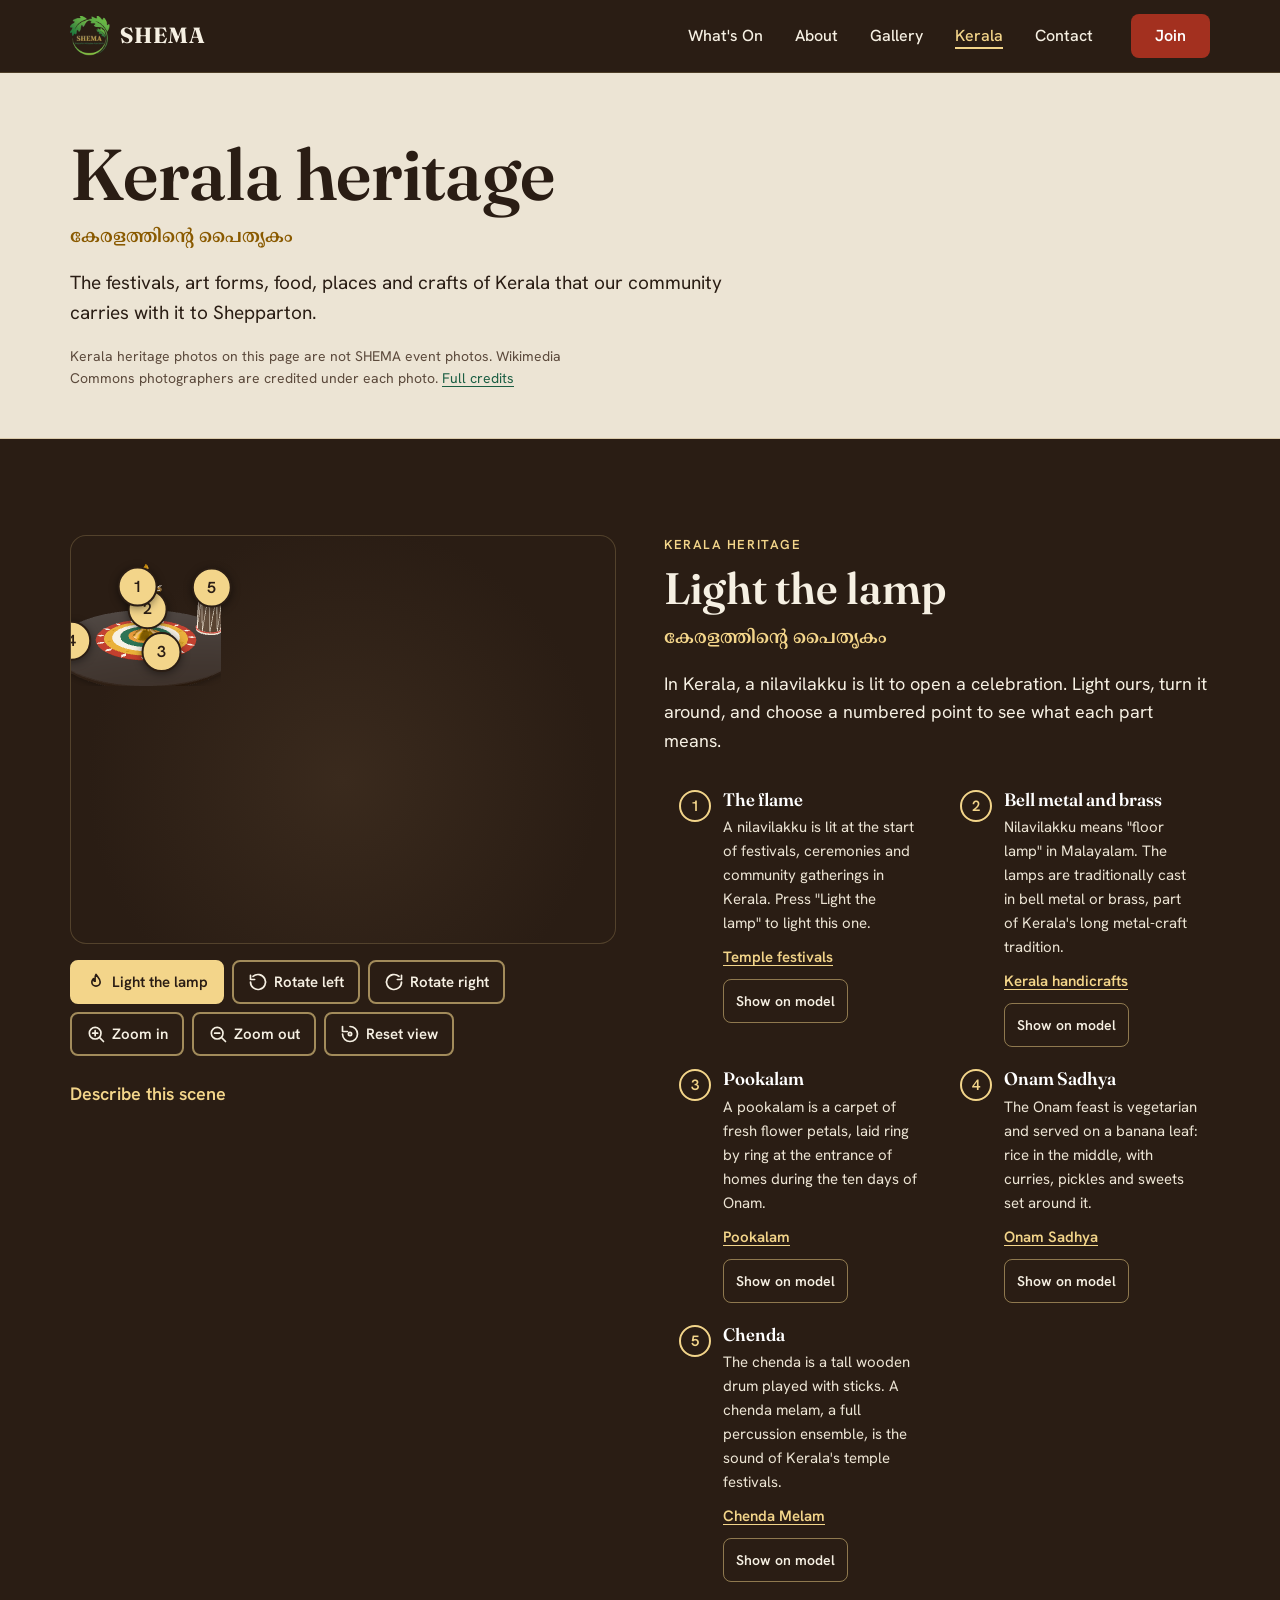
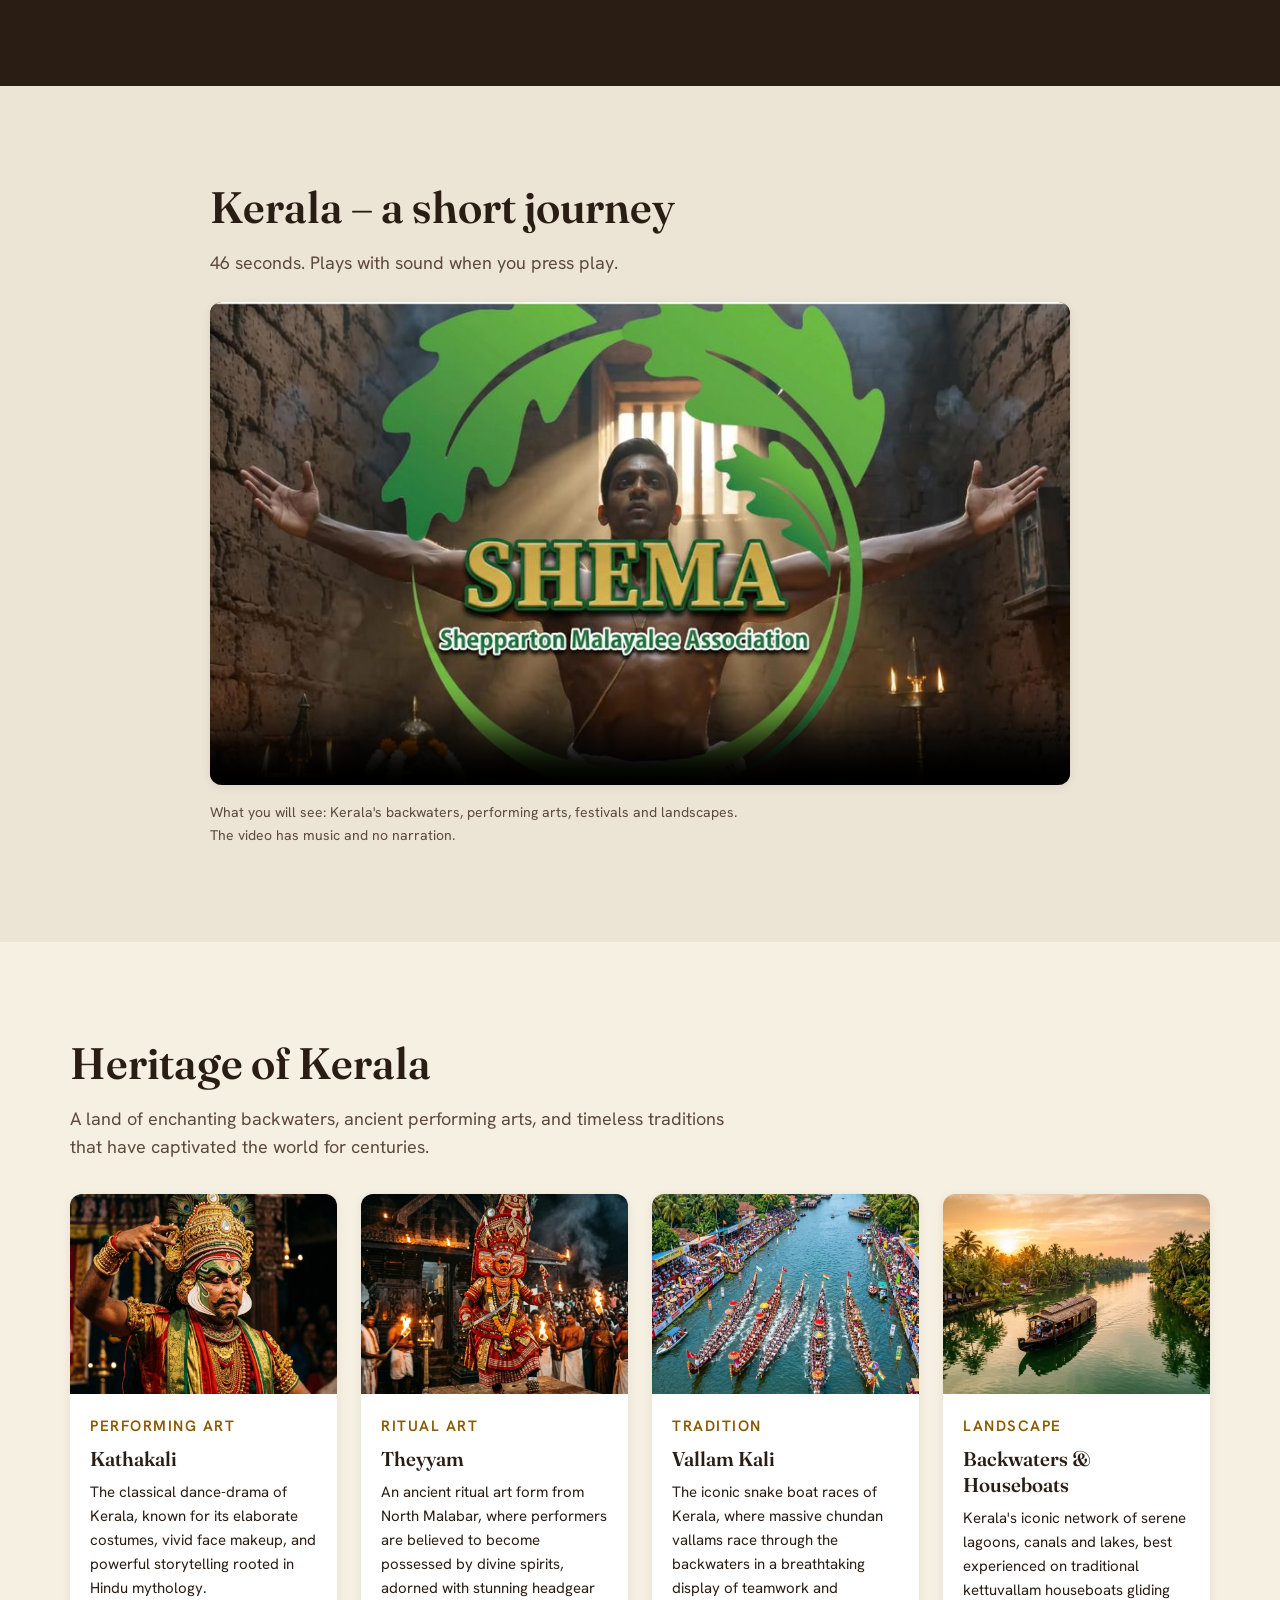
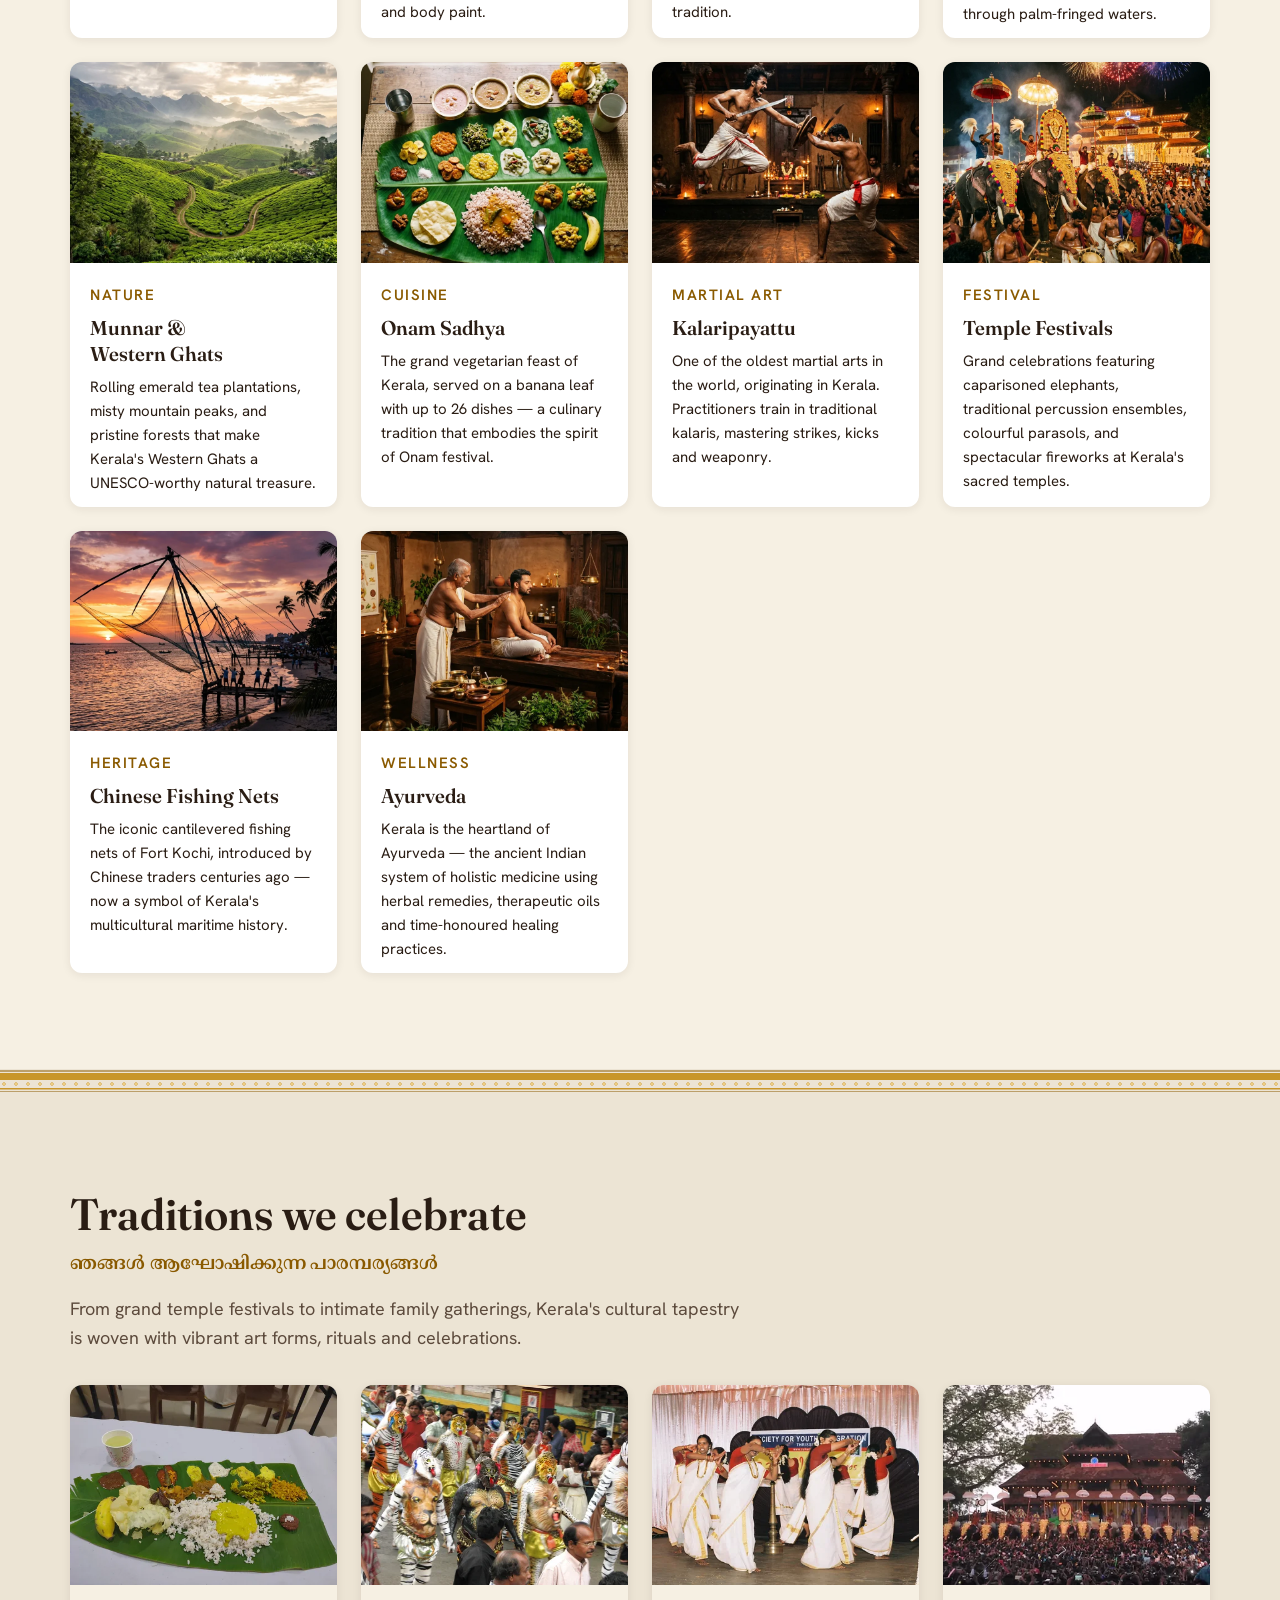
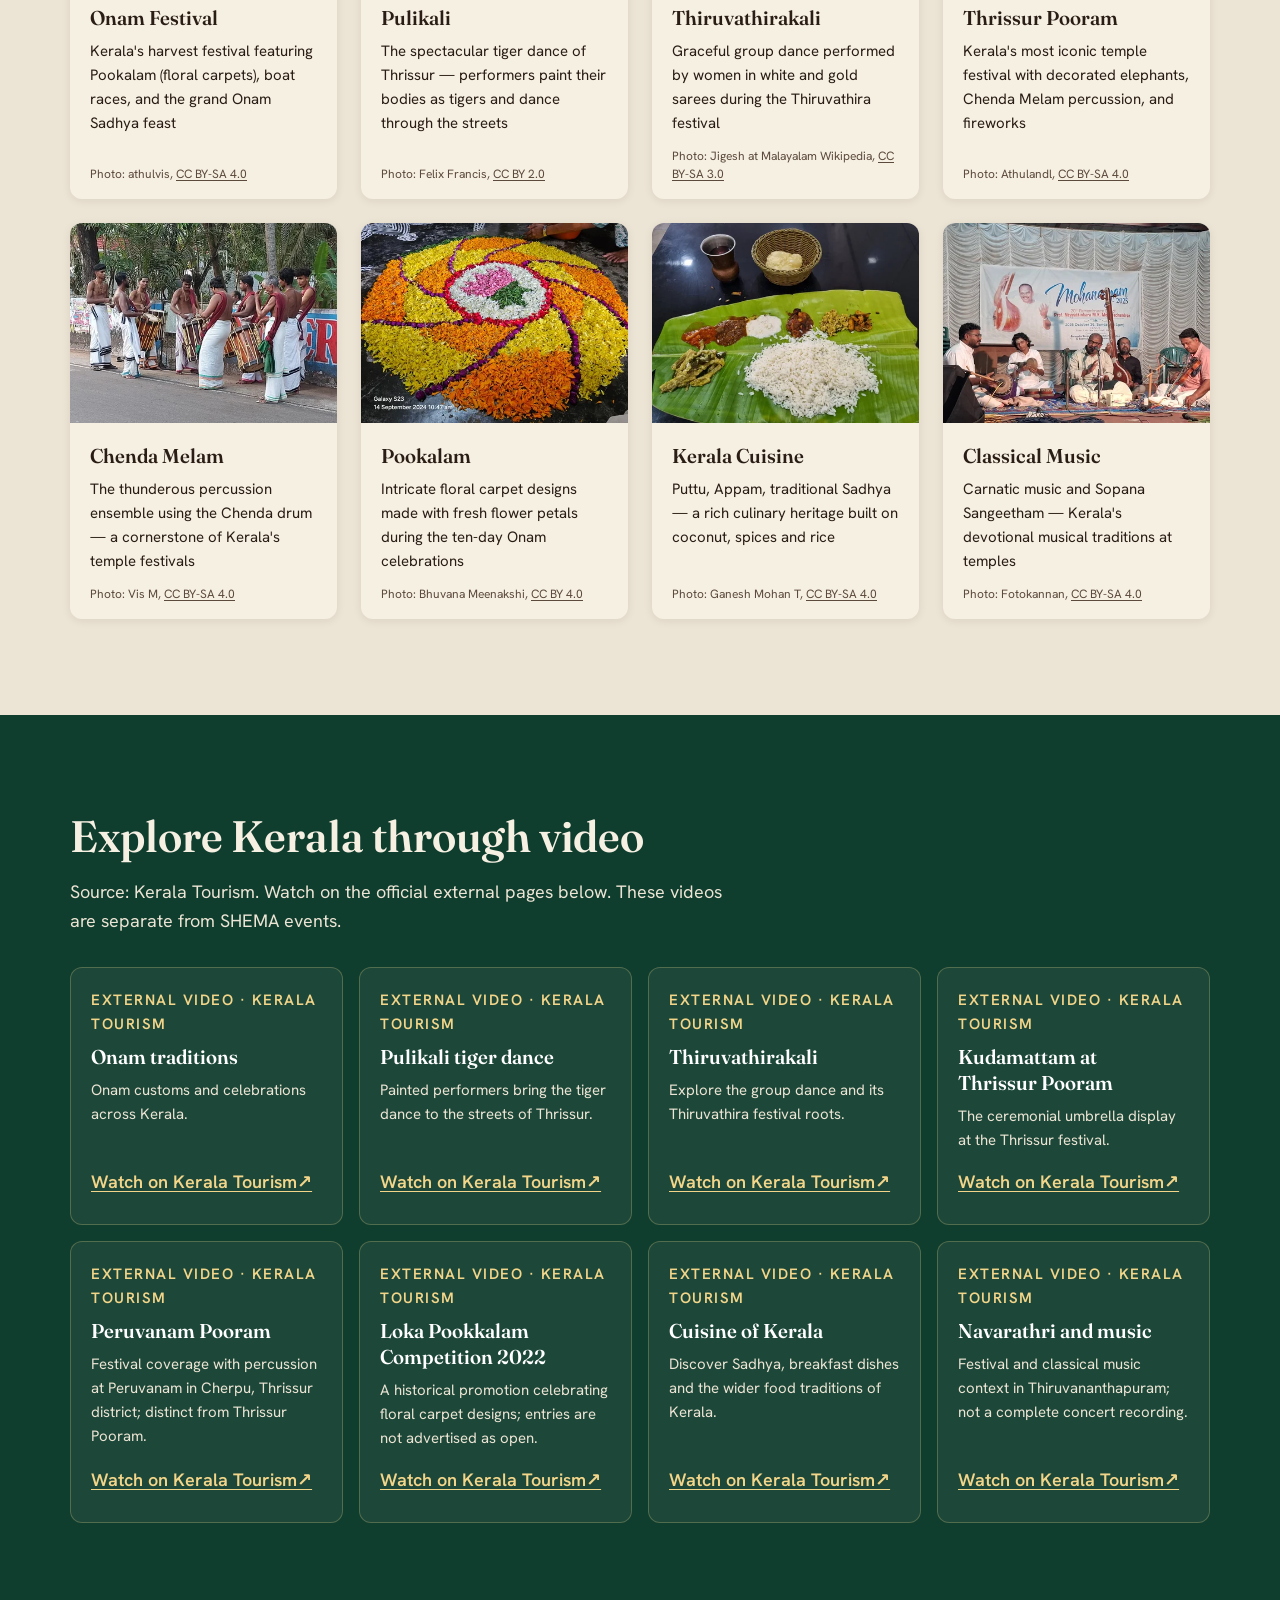
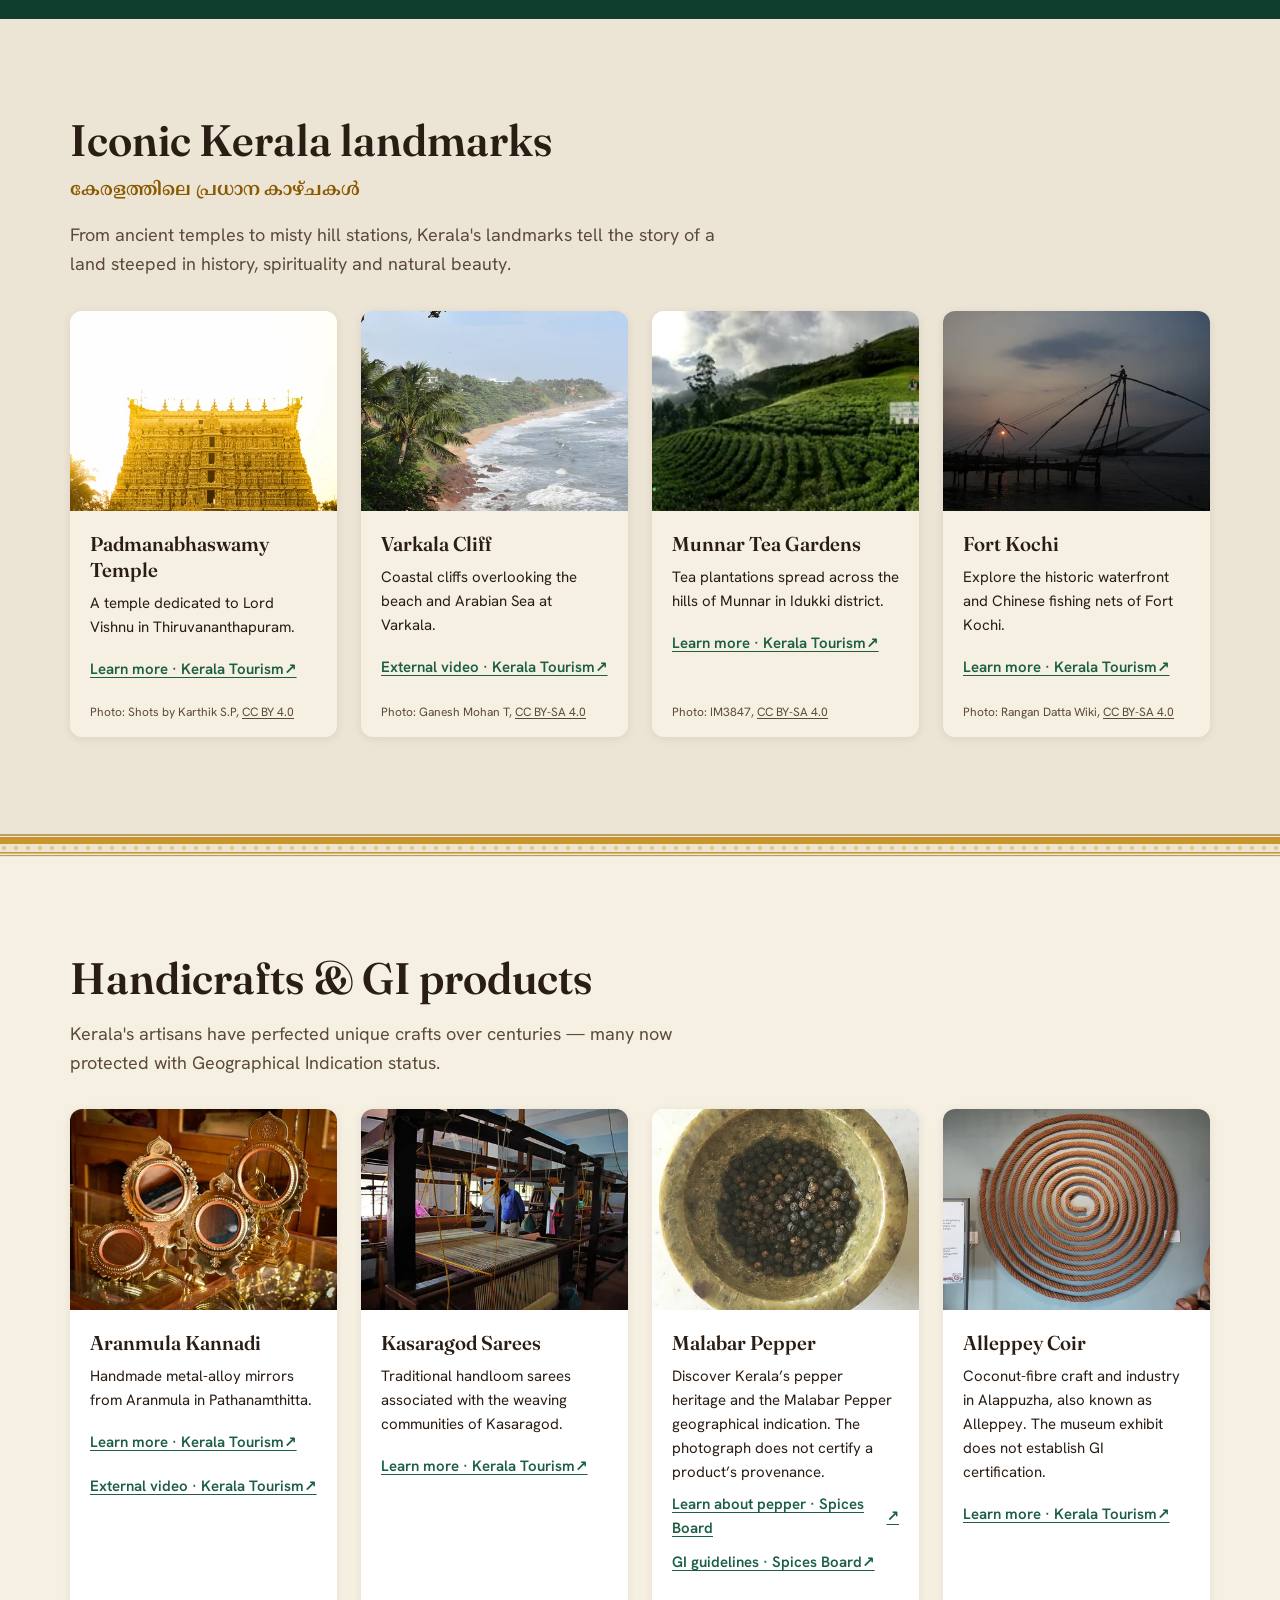
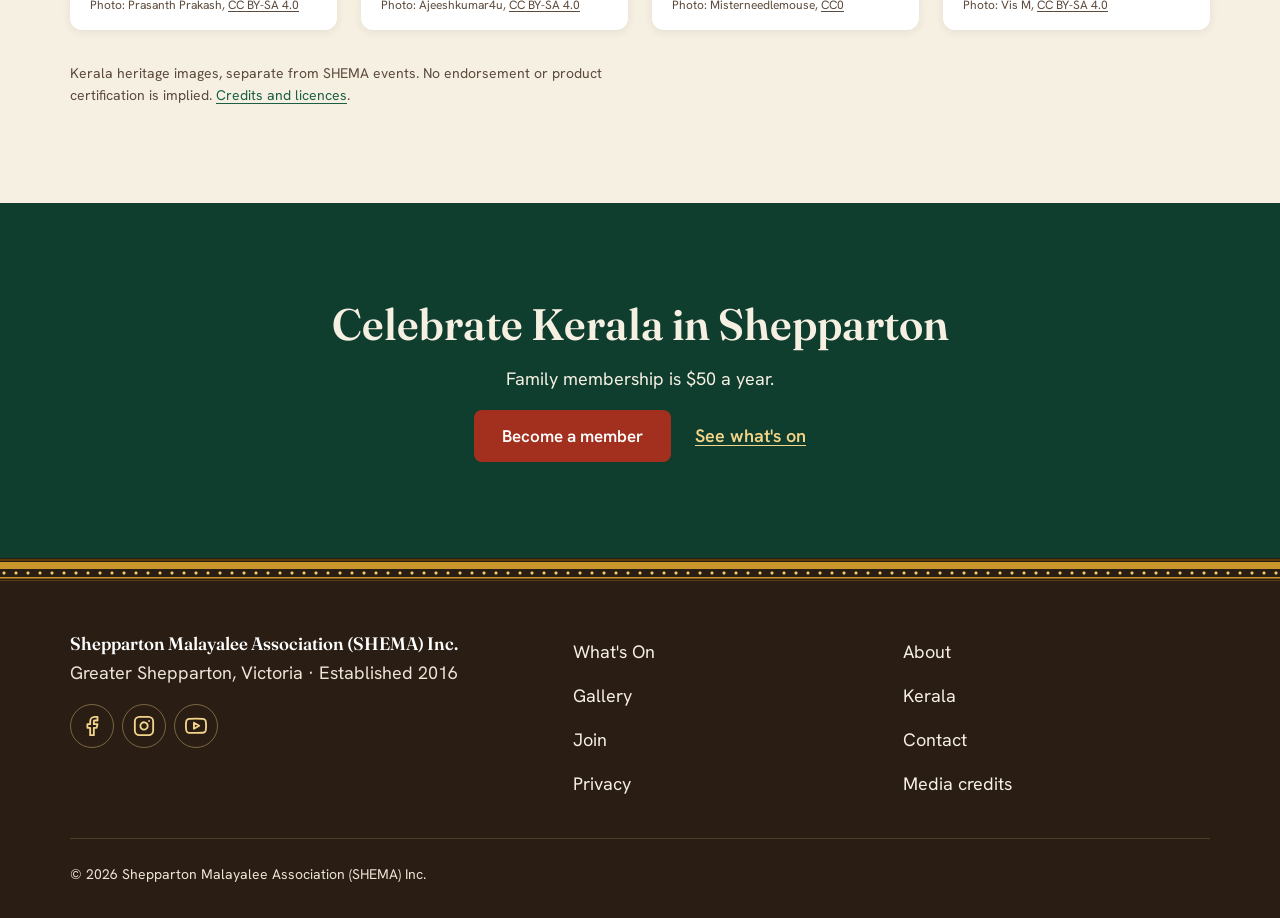
<file: kerala.html>
<!DOCTYPE html>
<html lang="en-AU">
<head>
  <meta charset="UTF-8" />
  <meta name="viewport" content="width=device-width, initial-scale=1" />
  <title>Kerala heritage – SHEMA</title>
  <meta name="description" content="Kerala&#x27;s festivals, art forms, food, landmarks and crafts, shared by the Shepparton Malayalee Association. Light the nilavilakku and explore." />
  <link rel="canonical" href="https://shema.com.au/kerala.html" />
  <meta name="theme-color" content="#2a1d14" />
  <meta property="og:title" content="Kerala heritage – SHEMA" />
  <meta property="og:description" content="Light the lamp and explore the festivals, food, places and crafts of Kerala." />
  <meta property="og:type" content="website" />
  <meta property="og:url" content="https://shema.com.au/kerala.html" />
  <meta property="og:site_name" content="Shepparton Malayalee Association" />
  <meta property="og:locale" content="en_AU" />
  <meta property="og:image" content="https://shema.com.au/assets/og/shema-og.jpg" />
  <meta property="og:image:width" content="1200" />
  <meta property="og:image:height" content="630" />
  <meta property="og:image:alt" content="A brass Kerala lamp on a flower carpet beside the words Shepparton Malayalee Association." />
  <meta name="twitter:card" content="summary_large_image" />
  <link rel="icon" href="/favicon.ico" sizes="any" />
  <link rel="icon" href="/images/favicon-32.png" type="image/png" sizes="32x32" />
  <link rel="apple-touch-icon" href="/apple-touch-icon.png" />
  <link rel="manifest" href="/site.webmanifest" />
  <link rel="preload" href="/assets/fonts/fraunces-latin.woff2" as="font" type="font/woff2" crossorigin />
  <link rel="preload" href="/assets/fonts/hanken-grotesk-latin.woff2" as="font" type="font/woff2" crossorigin />
  <script src="/js/lamp.js" defer></script>
  <link rel="stylesheet" href="/styles.css" />
  <script src="/script.js" defer></script>
</head>
<body data-page="kerala">
  <a class="skip-link" href="#main">Skip to main content</a>
  <header class="site-header" id="top">
    <div class="container header-inner">
      <a class="brand" href="/index.html" aria-label="SHEMA home">
        <img src="/images/optimized/shema-logo-120.webp" width="40" height="39" alt="" />
        <span class="brand-name">SHEMA</span>
      </a>
      <nav class="site-nav" aria-label="Main">
        <button class="nav-toggle" id="navToggle" type="button" aria-expanded="false" aria-controls="navLinks" aria-label="Menu">
          <span class="nav-toggle-bars" aria-hidden="true"></span>
        </button>
        <ul class="nav-links" id="navLinks">
          <li><a href="/index.html#events">What's On</a></li>
          <li><a href="/index.html#about">About</a></li>
          <li><a href="/gallery.html">Gallery</a></li>
          <li><a href="/kerala.html" aria-current="page">Kerala</a></li>
          <li><a href="/index.html#contact">Contact</a></li>
        </ul>
      </nav>
      <a class="btn btn--join header-join" href="/index.html#join">Join</a>
    </div>
  </header>

  <main id="main" tabindex="-1">

    <section class="page-hero section--cream" aria-labelledby="page-title">
      <div class="container">
        <h1 id="page-title">Kerala heritage</h1>
        <p class="ml" lang="ml">കേരളത്തിന്റെ പൈതൃകം</p>
        <p class="page-intro">The festivals, art forms, food, places and crafts of Kerala that our community carries with it to Shepparton.</p>
        <p class="credits-line">Kerala heritage photos on this page are not SHEMA event photos. Wikimedia Commons photographers are credited under each photo. <a href="/media-credits.html">Full credits</a></p>
      </div>
    </section>

    <section class="section section--ink lamp" id="lamp" aria-labelledby="lamp-title" data-lamp data-activate="visible">
      <div class="container lamp-grid">
        <div class="lamp-stage">
          <div class="lamp-viewer">
            <picture class="lamp-still"><source type="image/avif" srcset="/images/site/lamp-lit-480.avif 480w, /images/site/lamp-lit-960.avif 960w, /images/site/lamp-lit-1600.avif 1600w" sizes="(max-width: 900px) 100vw, 640px" /><source type="image/webp" srcset="/images/site/lamp-lit-480.webp 480w, /images/site/lamp-lit-960.webp 960w, /images/site/lamp-lit-1600.webp 1600w" sizes="(max-width: 900px) 100vw, 640px" /><img src="/images/site/lamp-lit-960.jpg" srcset="/images/site/lamp-lit-480.jpg 480w, /images/site/lamp-lit-960.jpg 960w, /images/site/lamp-lit-1600.jpg 1600w" sizes="(max-width: 900px) 100vw, 640px" width="960" height="720" alt="3D model of a brass nilavilakku, a traditional Kerala oil lamp, standing on a circular pookalam flower carpet, with an Onam sadhya on a banana leaf and a chenda drum beside it." loading="lazy" decoding="async" /></picture>
          </div>
          <div class="lamp-toolbar" hidden></div>
          <p class="lamp-status visually-hidden" role="status" aria-live="polite"></p>
          <details class="lamp-describe">
            <summary>Describe this scene</summary>
            <p id="lamp-desc-kerala">A stylised 3D model. In the centre stands a brass nilavilakku, a traditional Kerala oil lamp, with a round base, a slender stem, a shallow bowl holding five wicks, and a pointed spire. It stands in the middle of a pookalam, a circular flower carpet in rings of red, gold, cream, green and ochre. To the front left is an Onam sadhya served on a banana leaf: a mound of rice with small servings of curry beside it. To the back right is a chenda, a tall wooden drum with rope lacing and two sticks resting on top. When the lamp is lit, a small flame burns at each of the five wicks.</p>
          </details>
        </div>
        <div class="lamp-copy">
          <p class="kicker">Kerala heritage</p>
          <h2 id="lamp-title">Light the lamp</h2>
          <p class="ml" lang="ml">കേരളത്തിന്റെ പൈതൃകം</p>
          <p class="lamp-intro">In Kerala, a nilavilakku is lit to open a celebration.<span class="js-only"> Light ours, turn it around, and choose a numbered point to see what each part means.</span></p>
          <ol class="lamp-notes">
          <li class="lamp-note" id="note-flame" data-hotspot="flame">
            <span class="lamp-note-num" aria-hidden="true">1</span>
            <div>
              <h3>The flame</h3>
              <p>A nilavilakku is lit at the start of festivals, ceremonies and community gatherings in Kerala. Press "Light the lamp" to light this one.</p>
              <p class="lamp-note-links"><a href="#heritage-temple-festivals">Temple festivals</a> <button type="button" class="lamp-show" data-hotspot="flame" hidden>Show on model<span class="visually-hidden">: The flame</span></button></p>
            </div>
          </li>
          <li class="lamp-note" id="note-brass" data-hotspot="brass">
            <span class="lamp-note-num" aria-hidden="true">2</span>
            <div>
              <h3>Bell metal and brass</h3>
              <p>Nilavilakku means "floor lamp" in Malayalam. The lamps are traditionally cast in bell metal or brass, part of Kerala's long metal-craft tradition.</p>
              <p class="lamp-note-links"><a href="#crafts">Kerala handicrafts</a> <button type="button" class="lamp-show" data-hotspot="brass" hidden>Show on model<span class="visually-hidden">: Bell metal and brass</span></button></p>
            </div>
          </li>
          <li class="lamp-note" id="note-pookalam" data-hotspot="pookalam">
            <span class="lamp-note-num" aria-hidden="true">3</span>
            <div>
              <h3>Pookalam</h3>
              <p>A pookalam is a carpet of fresh flower petals, laid ring by ring at the entrance of homes during the ten days of Onam.</p>
              <p class="lamp-note-links"><a href="#tradition-pookalam">Pookalam</a> <button type="button" class="lamp-show" data-hotspot="pookalam" hidden>Show on model<span class="visually-hidden">: Pookalam</span></button></p>
            </div>
          </li>
          <li class="lamp-note" id="note-sadhya" data-hotspot="sadhya">
            <span class="lamp-note-num" aria-hidden="true">4</span>
            <div>
              <h3>Onam Sadhya</h3>
              <p>The Onam feast is vegetarian and served on a banana leaf: rice in the middle, with curries, pickles and sweets set around it.</p>
              <p class="lamp-note-links"><a href="#heritage-onam-sadhya">Onam Sadhya</a> <button type="button" class="lamp-show" data-hotspot="sadhya" hidden>Show on model<span class="visually-hidden">: Onam Sadhya</span></button></p>
            </div>
          </li>
          <li class="lamp-note" id="note-chenda" data-hotspot="chenda">
            <span class="lamp-note-num" aria-hidden="true">5</span>
            <div>
              <h3>Chenda</h3>
              <p>The chenda is a tall wooden drum played with sticks. A chenda melam, a full percussion ensemble, is the sound of Kerala's temple festivals.</p>
              <p class="lamp-note-links"><a href="#tradition-chenda-melam">Chenda Melam</a> <button type="button" class="lamp-show" data-hotspot="chenda" hidden>Show on model<span class="visually-hidden">: Chenda</span></button></p>
            </div>
          </li>
          </ol>
        </div>
      </div>
    </section>

    <section class="section section--cream journey" id="journey" aria-labelledby="journey-title">
      <div class="container narrow">
        <h2 id="journey-title">Kerala – a short journey</h2>
        <p class="section-intro">46 seconds. Plays with sound when you press play.</p>
        <div class="video-frame">
          <video id="keralaVideo" controls preload="none" playsinline width="1280" height="720" poster="/images/site/kerala-intro-poster-960.jpg">
            <source src="/videos/kerala-intro-720.webm" type="video/webm" />
            <source src="/videos/kerala-intro-720.mp4" type="video/mp4" />
            <p>Your browser cannot play this video. <a href="/videos/kerala-intro-720.mp4">Download the video (MP4)</a>.</p>
          </video>
        </div>
        <p class="video-summary">What you will see: Kerala's backwaters, performing arts, festivals and landscapes. The video has music and no narration.</p>
      </div>
    </section>

    <section class="section section--cream-alt" id="heritage" aria-labelledby="heritage-title">
      <div class="container">
        <h2 id="heritage-title">Heritage of Kerala</h2>
        <p class="section-intro">A land of enchanting backwaters, ancient performing arts, and timeless traditions that have captivated the world for centuries.</p>
        <div class="card-grid card-grid--4">
          <article class="card heritage-card reveal" id="heritage-kathakali">
            <div class="card-media"><img src="/images/optimized/kathakali-800.webp" srcset="/images/optimized/kathakali-800.webp 800w, /images/optimized/kathakali-1024.webp 1024w" sizes="(max-width: 600px) 100vw, (max-width: 1024px) 45vw, 340px" width="800" height="800" alt="Kathakali — Classical Dance-Drama of Kerala" loading="lazy" decoding="async" /></div>
            <div class="card-body">
              <p class="card-tag">Performing Art</p>
              <h3>Kathakali</h3>
              <p>The classical dance-drama of Kerala, known for its elaborate costumes, vivid face makeup, and powerful storytelling rooted in Hindu mythology.</p>
            </div>
          </article>
          <article class="card heritage-card reveal" id="heritage-theyyam">
            <div class="card-media"><img src="/images/optimized/theyyam-800.webp" srcset="/images/optimized/theyyam-800.webp 800w, /images/optimized/theyyam-1024.webp 1024w" sizes="(max-width: 600px) 100vw, (max-width: 1024px) 45vw, 340px" width="800" height="800" alt="Theyyam — Ancient Ritual Art of North Malabar" loading="lazy" decoding="async" /></div>
            <div class="card-body">
              <p class="card-tag">Ritual Art</p>
              <h3>Theyyam</h3>
              <p>An ancient ritual art form from North Malabar, where performers are believed to become possessed by divine spirits, adorned with stunning headgear and body paint.</p>
            </div>
          </article>
          <article class="card heritage-card reveal" id="heritage-vallam-kali">
            <div class="card-media"><img src="/images/optimized/boat-race-800.webp" srcset="/images/optimized/boat-race-800.webp 800w, /images/optimized/boat-race-1024.webp 1024w" sizes="(max-width: 600px) 100vw, (max-width: 1024px) 45vw, 340px" width="800" height="800" alt="Vallam Kali — Traditional Snake Boat Race" loading="lazy" decoding="async" /></div>
            <div class="card-body">
              <p class="card-tag">Tradition</p>
              <h3>Vallam Kali</h3>
              <p>The iconic snake boat races of Kerala, where massive chundan vallams race through the backwaters in a breathtaking display of teamwork and tradition.</p>
            </div>
          </article>
          <article class="card heritage-card reveal" id="heritage-backwaters-houseboats">
            <div class="card-media"><img src="/images/optimized/kerala-backwaters-800.webp" srcset="/images/optimized/kerala-backwaters-800.webp 800w, /images/optimized/kerala-backwaters-1024.webp 1024w" sizes="(max-width: 600px) 100vw, (max-width: 1024px) 45vw, 340px" width="800" height="800" alt="Kerala Backwaters and Houseboats" loading="lazy" decoding="async" /></div>
            <div class="card-body">
              <p class="card-tag">Landscape</p>
              <h3>Backwaters &amp; Houseboats</h3>
              <p>Kerala's iconic network of serene lagoons, canals and lakes, best experienced on traditional kettuvallam houseboats gliding through palm-fringed waters.</p>
            </div>
          </article>
          <article class="card heritage-card reveal" id="heritage-munnar-western-ghats">
            <div class="card-media"><img src="/images/optimized/munnar-800.webp" srcset="/images/optimized/munnar-800.webp 800w, /images/optimized/munnar-1024.webp 1024w" sizes="(max-width: 600px) 100vw, (max-width: 1024px) 45vw, 340px" width="800" height="800" alt="Munnar Tea Gardens — Western Ghats" loading="lazy" decoding="async" /></div>
            <div class="card-body">
              <p class="card-tag">Nature</p>
              <h3>Munnar &amp; Western Ghats</h3>
              <p>Rolling emerald tea plantations, misty mountain peaks, and pristine forests that make Kerala's Western Ghats a UNESCO-worthy natural treasure.</p>
            </div>
          </article>
          <article class="card heritage-card reveal" id="heritage-onam-sadhya">
            <div class="card-media"><img src="/images/optimized/onam-sadhya-800.webp" srcset="/images/optimized/onam-sadhya-800.webp 800w, /images/optimized/onam-sadhya-1024.webp 1024w" sizes="(max-width: 600px) 100vw, (max-width: 1024px) 45vw, 340px" width="800" height="800" alt="Onam Sadhya — Traditional Kerala Feast" loading="lazy" decoding="async" /></div>
            <div class="card-body">
              <p class="card-tag">Cuisine</p>
              <h3>Onam Sadhya</h3>
              <p>The grand vegetarian feast of Kerala, served on a banana leaf with up to 26 dishes — a culinary tradition that embodies the spirit of Onam festival.</p>
            </div>
          </article>
          <article class="card heritage-card reveal" id="heritage-kalaripayattu">
            <div class="card-media"><img src="/images/optimized/kalaripayattu-800.webp" srcset="/images/optimized/kalaripayattu-800.webp 800w, /images/optimized/kalaripayattu-1024.webp 1024w" sizes="(max-width: 600px) 100vw, (max-width: 1024px) 45vw, 340px" width="800" height="800" alt="Kalaripayattu — Ancient Martial Art of Kerala" loading="lazy" decoding="async" /></div>
            <div class="card-body">
              <p class="card-tag">Martial Art</p>
              <h3>Kalaripayattu</h3>
              <p>One of the oldest martial arts in the world, originating in Kerala. Practitioners train in traditional kalaris, mastering strikes, kicks and weaponry.</p>
            </div>
          </article>
          <article class="card heritage-card reveal" id="heritage-temple-festivals">
            <div class="card-media"><img src="/images/optimized/temple-festival-800.webp" srcset="/images/optimized/temple-festival-800.webp 800w, /images/optimized/temple-festival-1024.webp 1024w" sizes="(max-width: 600px) 100vw, (max-width: 1024px) 45vw, 340px" width="800" height="800" alt="Kerala Temple Festival — Sacred Celebrations" loading="lazy" decoding="async" /></div>
            <div class="card-body">
              <p class="card-tag">Festival</p>
              <h3>Temple Festivals</h3>
              <p>Grand celebrations featuring caparisoned elephants, traditional percussion ensembles, colourful parasols, and spectacular fireworks at Kerala's sacred temples.</p>
            </div>
          </article>
          <article class="card heritage-card reveal" id="heritage-chinese-fishing-nets">
            <div class="card-media"><img src="/images/optimized/chinese-fishing-nets-800.webp" srcset="/images/optimized/chinese-fishing-nets-800.webp 800w, /images/optimized/chinese-fishing-nets-1024.webp 1024w" sizes="(max-width: 600px) 100vw, (max-width: 1024px) 45vw, 340px" width="800" height="800" alt="Chinese Fishing Nets — Fort Kochi Heritage" loading="lazy" decoding="async" /></div>
            <div class="card-body">
              <p class="card-tag">Heritage</p>
              <h3>Chinese Fishing Nets</h3>
              <p>The iconic cantilevered fishing nets of Fort Kochi, introduced by Chinese traders centuries ago — now a symbol of Kerala's multicultural maritime history.</p>
            </div>
          </article>
          <article class="card heritage-card reveal" id="heritage-ayurveda">
            <div class="card-media"><img src="/images/optimized/ayurveda-800.webp" srcset="/images/optimized/ayurveda-800.webp 800w, /images/optimized/ayurveda-1024.webp 1024w" sizes="(max-width: 600px) 100vw, (max-width: 1024px) 45vw, 340px" width="800" height="800" alt="Ayurveda — Ancient Healing Science of Kerala" loading="lazy" decoding="async" /></div>
            <div class="card-body">
              <p class="card-tag">Wellness</p>
              <h3>Ayurveda</h3>
              <p>Kerala is the heartland of Ayurveda — the ancient Indian system of holistic medicine using herbal remedies, therapeutic oils and time-honoured healing practices.</p>
            </div>
          </article>
        </div>
      </div>
    </section>

    <div class="kasavu-divider" aria-hidden="true"></div>

    <section class="section section--cream" id="traditions" aria-labelledby="traditions-title">
      <div class="container">
        <h2 id="traditions-title">Traditions we celebrate</h2>
        <p class="ml" lang="ml">ഞങ്ങൾ ആഘോഷിക്കുന്ന പാരമ്പര്യങ്ങൾ</p>
        <p class="section-intro">From grand temple festivals to intimate family gatherings, Kerala's cultural tapestry is woven with vibrant art forms, rituals and celebrations.</p>
        <div class="card-grid card-grid--4">
          <figure class="card culture-item reveal" id="tradition-onam-festival" data-media-id="kerala-cuisine-91202828">
            <div class="card-media"><img src="/images/culture/kerala-cuisine-91202828-800.webp" srcset="/images/culture/kerala-cuisine-91202828-480.webp 480w, /images/culture/kerala-cuisine-91202828-800.webp 800w, /images/culture/kerala-cuisine-91202828-1024.webp 1024w" sizes="(max-width: 600px) 100vw, (max-width: 1024px) 45vw, 260px" width="800" height="600" loading="lazy" decoding="async" alt="Sadhya served on a banana leaf" /></div>
            <div class="card-body">
              <h3>Onam Festival</h3>
              <p>Kerala's harvest festival featuring Pookalam (floral carpets), boat races, and the grand Onam Sadhya feast</p>
            </div>
            <figcaption class="credit">Photo: athulvis, <a href="/media-credits.html#kerala-cuisine-91202828">CC BY-SA 4.0</a></figcaption>
          </figure>
          <figure class="card culture-item reveal" id="tradition-pulikali" data-media-id="pulikali-4144135">
            <div class="card-media"><img src="/images/culture/pulikali-4144135-800.webp" srcset="/images/culture/pulikali-4144135-480.webp 480w, /images/culture/pulikali-4144135-800.webp 800w, /images/culture/pulikali-4144135-1024.webp 1024w" sizes="(max-width: 600px) 100vw, (max-width: 1024px) 45vw, 260px" width="800" height="600" loading="lazy" decoding="async" alt="Pulikali performers in a street procession" /></div>
            <div class="card-body">
              <h3>Pulikali</h3>
              <p>The spectacular tiger dance of Thrissur — performers paint their bodies as tigers and dance through the streets</p>
            </div>
            <figcaption class="credit">Photo: Felix Francis, <a href="/media-credits.html#pulikali-4144135">CC BY 2.0</a></figcaption>
          </figure>
          <figure class="card culture-item reveal" id="tradition-thiruvathirakali" data-media-id="thiruvathirakali-12691004">
            <div class="card-media"><img src="/images/culture/thiruvathirakali-12691004-800.webp" srcset="/images/culture/thiruvathirakali-12691004-480.webp 480w, /images/culture/thiruvathirakali-12691004-800.webp 800w, /images/culture/thiruvathirakali-12691004-1024.webp 1024w" sizes="(max-width: 600px) 100vw, (max-width: 1024px) 45vw, 260px" width="800" height="540" loading="lazy" decoding="async" alt="Thiruvathirakali dancers performing on stage" /></div>
            <div class="card-body">
              <h3>Thiruvathirakali</h3>
              <p>Graceful group dance performed by women in white and gold sarees during the Thiruvathira festival</p>
            </div>
            <figcaption class="credit">Photo: Jigesh at Malayalam Wikipedia, <a href="/media-credits.html#thiruvathirakali-12691004">CC BY-SA 3.0</a></figcaption>
          </figure>
          <figure class="card culture-item reveal" id="tradition-thrissur-pooram" data-media-id="thrissur-pooram-62720583">
            <div class="card-media"><img src="/images/culture/thrissur-pooram-62720583-800.webp" srcset="/images/culture/thrissur-pooram-62720583-480.webp 480w, /images/culture/thrissur-pooram-62720583-800.webp 800w, /images/culture/thrissur-pooram-62720583-1024.webp 1024w" sizes="(max-width: 600px) 100vw, (max-width: 1024px) 45vw, 260px" width="800" height="450" loading="lazy" decoding="async" alt="Kudamattam at Thrissur Pooram, 2016" /></div>
            <div class="card-body">
              <h3>Thrissur Pooram</h3>
              <p>Kerala's most iconic temple festival with decorated elephants, Chenda Melam percussion, and fireworks</p>
            </div>
            <figcaption class="credit">Photo: Athulandl, <a href="/media-credits.html#thrissur-pooram-62720583">CC BY-SA 4.0</a></figcaption>
          </figure>
          <figure class="card culture-item reveal" id="tradition-chenda-melam" data-media-id="chenda-melam-130027123">
            <div class="card-media"><img src="/images/culture/chenda-melam-130027123-800.webp" srcset="/images/culture/chenda-melam-130027123-480.webp 480w, /images/culture/chenda-melam-130027123-800.webp 800w, /images/culture/chenda-melam-130027123-1024.webp 1024w" sizes="(max-width: 600px) 100vw, (max-width: 1024px) 45vw, 260px" width="800" height="561" loading="lazy" decoding="async" alt="Chenda percussion ensemble performing outdoors" /></div>
            <div class="card-body">
              <h3>Chenda Melam</h3>
              <p>The thunderous percussion ensemble using the Chenda drum — a cornerstone of Kerala's temple festivals</p>
            </div>
            <figcaption class="credit">Photo: Vis M, <a href="/media-credits.html#chenda-melam-130027123">CC BY-SA 4.0</a></figcaption>
          </figure>
          <figure class="card culture-item reveal" id="tradition-pookalam" data-media-id="pookalam-153223880">
            <div class="card-media"><img src="/images/culture/pookalam-153223880-800.webp" srcset="/images/culture/pookalam-153223880-480.webp 480w, /images/culture/pookalam-153223880-800.webp 800w, /images/culture/pookalam-153223880-1024.webp 1024w" sizes="(max-width: 600px) 100vw, (max-width: 1024px) 45vw, 260px" width="800" height="600" loading="lazy" decoding="async" alt="Pookalam floral carpet for Onam in Kerala" /></div>
            <div class="card-body">
              <h3>Pookalam</h3>
              <p>Intricate floral carpet designs made with fresh flower petals during the ten-day Onam celebrations</p>
            </div>
            <figcaption class="credit">Photo: Bhuvana Meenakshi, <a href="/media-credits.html#pookalam-153223880">CC BY 4.0</a></figcaption>
          </figure>
          <figure class="card culture-item reveal" id="tradition-kerala-cuisine" data-media-id="kerala-cuisine-146086406">
            <div class="card-media"><img src="/images/culture/kerala-cuisine-146086406-800.webp" srcset="/images/culture/kerala-cuisine-146086406-480.webp 480w, /images/culture/kerala-cuisine-146086406-800.webp 800w, /images/culture/kerala-cuisine-146086406-1024.webp 1024w" sizes="(max-width: 600px) 100vw, (max-width: 1024px) 45vw, 260px" width="800" height="600" loading="lazy" decoding="async" alt="Traditional Kerala Sadhya on a banana leaf" /></div>
            <div class="card-body">
              <h3>Kerala Cuisine</h3>
              <p>Puttu, Appam, traditional Sadhya — a rich culinary heritage built on coconut, spices and rice</p>
            </div>
            <figcaption class="credit">Photo: Ganesh Mohan T, <a href="/media-credits.html#kerala-cuisine-146086406">CC BY-SA 4.0</a></figcaption>
          </figure>
          <figure class="card culture-item reveal" id="tradition-classical-music" data-media-id="classical-music-177430511">
            <div class="card-media"><img src="/images/culture/classical-music-177430511-800.webp" srcset="/images/culture/classical-music-177430511-480.webp 480w, /images/culture/classical-music-177430511-800.webp 800w, /images/culture/classical-music-177430511-1024.webp 1024w" sizes="(max-width: 600px) 100vw, (max-width: 1024px) 45vw, 260px" width="800" height="600" loading="lazy" decoding="async" alt="Adoor P Sudarsanan performing with accompanying musicians in 2025" /></div>
            <div class="card-body">
              <h3>Classical Music</h3>
              <p>Carnatic music and Sopana Sangeetham — Kerala's devotional musical traditions at temples</p>
            </div>
            <figcaption class="credit">Photo: Fotokannan, <a href="/media-credits.html#classical-music-177430511">CC BY-SA 4.0</a></figcaption>
          </figure>
        </div>
      </div>
    </section>

    <section class="section section--green" id="videos" aria-labelledby="videos-title">
      <div class="container">
        <h2 id="videos-title">Explore Kerala through video</h2>
        <p class="section-intro">Source: Kerala Tourism. Watch on the official external pages below. These videos are separate from SHEMA events.</p>
        <div class="video-grid">
          <article class="video-card reveal">
            <p class="card-tag">External video · Kerala Tourism</p>
            <h3>Onam traditions</h3>
            <p>Onam customs and celebrations across Kerala.</p>
            <a href="https://www.keralatourism.org/video-gallery/celebration-of-keralas-tradition-and-culture/1682/" target="_blank" rel="noopener noreferrer">Watch on Kerala Tourism<span aria-hidden="true"> ↗</span><span class="visually-hidden"> (opens in a new tab)</span></a>
          </article>
          <article class="video-card reveal">
            <p class="card-tag">External video · Kerala Tourism</p>
            <h3>Pulikali tiger dance</h3>
            <p>Painted performers bring the tiger dance to the streets of Thrissur.</p>
            <a href="https://www.keralatourism.org/video-gallery/pulikali-tiger-dance/587/" target="_blank" rel="noopener noreferrer">Watch on Kerala Tourism<span aria-hidden="true"> ↗</span><span class="visually-hidden"> (opens in a new tab)</span></a>
          </article>
          <article class="video-card reveal">
            <p class="card-tag">External video · Kerala Tourism</p>
            <h3>Thiruvathirakali</h3>
            <p>Explore the group dance and its Thiruvathira festival roots.</p>
            <a href="https://www.keralatourism.org/video-gallery/thiruvathirakali/141/" target="_blank" rel="noopener noreferrer">Watch on Kerala Tourism<span aria-hidden="true"> ↗</span><span class="visually-hidden"> (opens in a new tab)</span></a>
          </article>
          <article class="video-card reveal">
            <p class="card-tag">External video · Kerala Tourism</p>
            <h3>Kudamattam at Thrissur Pooram</h3>
            <p>The ceremonial umbrella display at the Thrissur festival.</p>
            <a href="https://www.keralatourism.org/video-gallery/kudamattom/494/" target="_blank" rel="noopener noreferrer">Watch on Kerala Tourism<span aria-hidden="true"> ↗</span><span class="visually-hidden"> (opens in a new tab)</span></a>
          </article>
          <article class="video-card reveal">
            <p class="card-tag">External video · Kerala Tourism</p>
            <h3>Peruvanam Pooram</h3>
            <p>Festival coverage with percussion at Peruvanam in Cherpu, Thrissur district; distinct from Thrissur Pooram.</p>
            <a href="https://www.keralatourism.org/video-gallery/peruvanam-pooram/776/" target="_blank" rel="noopener noreferrer">Watch on Kerala Tourism<span aria-hidden="true"> ↗</span><span class="visually-hidden"> (opens in a new tab)</span></a>
          </article>
          <article class="video-card reveal">
            <p class="card-tag">External video · Kerala Tourism</p>
            <h3>Loka Pookkalam Competition 2022</h3>
            <p>A historical promotion celebrating floral carpet designs; entries are not advertised as open.</p>
            <a href="https://www.keralatourism.org/video-gallery/pookkalam-contest-2022/1635/" target="_blank" rel="noopener noreferrer">Watch on Kerala Tourism<span aria-hidden="true"> ↗</span><span class="visually-hidden"> (opens in a new tab)</span></a>
          </article>
          <article class="video-card reveal">
            <p class="card-tag">External video · Kerala Tourism</p>
            <h3>Cuisine of Kerala</h3>
            <p>Discover Sadhya, breakfast dishes and the wider food traditions of Kerala.</p>
            <a href="https://www.keralatourism.org/video-gallery/cuisine-of-kerala/591/" target="_blank" rel="noopener noreferrer">Watch on Kerala Tourism<span aria-hidden="true"> ↗</span><span class="visually-hidden"> (opens in a new tab)</span></a>
          </article>
          <article class="video-card reveal">
            <p class="card-tag">External video · Kerala Tourism</p>
            <h3>Navarathri and music</h3>
            <p>Festival and classical music context in Thiruvananthapuram; not a complete concert recording.</p>
            <a href="https://www.keralatourism.org/video-gallery/navarathri-kerala/1460/" target="_blank" rel="noopener noreferrer">Watch on Kerala Tourism<span aria-hidden="true"> ↗</span><span class="visually-hidden"> (opens in a new tab)</span></a>
          </article>
        </div>
      </div>
    </section>

    <section class="section section--cream" id="landmarks" aria-labelledby="landmarks-title">
      <div class="container">
        <h2 id="landmarks-title">Iconic Kerala landmarks</h2>
        <p class="ml" lang="ml">കേരളത്തിലെ പ്രധാന കാഴ്ചകൾ</p>
        <p class="section-intro">From ancient temples to misty hill stations, Kerala's landmarks tell the story of a land steeped in history, spirituality and natural beauty.</p>
        <div class="card-grid card-grid--4">
          <figure class="card heritage-media-card reveal" data-media-id="padmanabhaswamy-temple-161693828">
            <div class="card-media"><img style="object-position: 50% 30%" src="/images/destinations-crafts/padmanabhaswamy-temple-161693828-800.webp" srcset="/images/destinations-crafts/padmanabhaswamy-temple-161693828-480.webp 480w, /images/destinations-crafts/padmanabhaswamy-temple-161693828-800.webp 800w, /images/destinations-crafts/padmanabhaswamy-temple-161693828-1024.webp 1024w" sizes="(max-width: 600px) 100vw, (max-width: 1024px) 45vw, 260px" width="800" height="1200" loading="lazy" decoding="async" alt="Sree Padmanabhaswamy Temple tower in Thiruvananthapuram" /></div>
            <div class="card-body">
              <h3>Padmanabhaswamy Temple</h3>
              <p>A temple dedicated to Lord Vishnu in Thiruvananthapuram.</p>
              <p class="heritage-links"><a href="https://www.keralatourism.org/destination/padmanabha-swamy-temple-thiruvananthapuram/13/" target="_blank" rel="noopener noreferrer">Learn more · Kerala Tourism<span aria-hidden="true"> ↗</span><span class="visually-hidden"> (opens in a new tab)</span></a></p>
            </div>
            <figcaption class="credit">Photo: Shots by Karthik S.P, <a href="/media-credits.html#padmanabhaswamy-temple-161693828">CC BY 4.0</a></figcaption>
          </figure>
          <figure class="card heritage-media-card reveal" data-media-id="varkala-cliff-121378838">
            <div class="card-media"><img style="object-position: 50% 55%" src="/images/destinations-crafts/varkala-cliff-121378838-800.webp" srcset="/images/destinations-crafts/varkala-cliff-121378838-480.webp 480w, /images/destinations-crafts/varkala-cliff-121378838-800.webp 800w, /images/destinations-crafts/varkala-cliff-121378838-1024.webp 1024w" sizes="(max-width: 600px) 100vw, (max-width: 1024px) 45vw, 260px" width="800" height="1200" loading="lazy" decoding="async" alt="View from Varkala cliff over the beach and Arabian Sea" /></div>
            <div class="card-body">
              <h3>Varkala Cliff</h3>
              <p>Coastal cliffs overlooking the beach and Arabian Sea at Varkala.</p>
              <p class="heritage-links"><a href="https://www.keralatourism.org/video-gallery/varkala-beach-kerala/1551/" target="_blank" rel="noopener noreferrer">External video · Kerala Tourism<span aria-hidden="true"> ↗</span><span class="visually-hidden"> (opens in a new tab)</span></a></p>
            </div>
            <figcaption class="credit">Photo: Ganesh Mohan T, <a href="/media-credits.html#varkala-cliff-121378838">CC BY-SA 4.0</a></figcaption>
          </figure>
          <figure class="card heritage-media-card reveal" data-media-id="munnar-tea-gardens-68764763">
            <div class="card-media"><img src="/images/destinations-crafts/munnar-tea-gardens-68764763-800.webp" srcset="/images/destinations-crafts/munnar-tea-gardens-68764763-480.webp 480w, /images/destinations-crafts/munnar-tea-gardens-68764763-800.webp 800w, /images/destinations-crafts/munnar-tea-gardens-68764763-1024.webp 1024w" sizes="(max-width: 600px) 100vw, (max-width: 1024px) 45vw, 260px" width="800" height="259" loading="lazy" decoding="async" alt="Panorama of tea plantations in Munnar" /></div>
            <div class="card-body">
              <h3>Munnar Tea Gardens</h3>
              <p>Tea plantations spread across the hills of Munnar in Idukki district.</p>
              <p class="heritage-links"><a href="https://www.keralatourism.org/destination/munnar/202/" target="_blank" rel="noopener noreferrer">Learn more · Kerala Tourism<span aria-hidden="true"> ↗</span><span class="visually-hidden"> (opens in a new tab)</span></a></p>
            </div>
            <figcaption class="credit">Photo: IM3847, <a href="/media-credits.html#munnar-tea-gardens-68764763">CC BY-SA 4.0</a></figcaption>
          </figure>
          <figure class="card heritage-media-card reveal" data-media-id="fort-kochi-162909249">
            <div class="card-media"><img src="/images/destinations-crafts/fort-kochi-162909249-800.webp" srcset="/images/destinations-crafts/fort-kochi-162909249-480.webp 480w, /images/destinations-crafts/fort-kochi-162909249-800.webp 800w, /images/destinations-crafts/fort-kochi-162909249-1024.webp 1024w" sizes="(max-width: 600px) 100vw, (max-width: 1024px) 45vw, 260px" width="800" height="530" loading="lazy" decoding="async" alt="Chinese fishing nets at sunset in Fort Kochi" /></div>
            <div class="card-body">
              <h3>Fort Kochi</h3>
              <p>Explore the historic waterfront and Chinese fishing nets of Fort Kochi.</p>
              <p class="heritage-links"><a href="https://www.keralatourism.org/destination/fort-kochi/422/" target="_blank" rel="noopener noreferrer">Learn more · Kerala Tourism<span aria-hidden="true"> ↗</span><span class="visually-hidden"> (opens in a new tab)</span></a></p>
            </div>
            <figcaption class="credit">Photo: Rangan Datta Wiki, <a href="/media-credits.html#fort-kochi-162909249">CC BY-SA 4.0</a></figcaption>
          </figure>
        </div>
      </div>
    </section>

    <div class="kasavu-divider" aria-hidden="true"></div>

    <section class="section section--cream-alt" id="crafts" aria-labelledby="crafts-title">
      <div class="container">
        <h2 id="crafts-title">Handicrafts &amp; GI products</h2>
        <p class="section-intro">Kerala's artisans have perfected unique crafts over centuries — many now protected with Geographical Indication status.</p>
        <div class="card-grid card-grid--4">
          <figure class="card heritage-media-card reveal" data-media-id="aranmula-kannadi-101277121">
            <div class="card-media"><img src="/images/destinations-crafts/aranmula-kannadi-101277121-800.webp" srcset="/images/destinations-crafts/aranmula-kannadi-101277121-480.webp 480w, /images/destinations-crafts/aranmula-kannadi-101277121-800.webp 800w, /images/destinations-crafts/aranmula-kannadi-101277121-1024.webp 1024w" sizes="(max-width: 600px) 100vw, (max-width: 1024px) 45vw, 260px" width="800" height="533" loading="lazy" decoding="async" alt="Aranmula metal-alloy mirrors on display" /></div>
            <div class="card-body">
              <h3>Aranmula Kannadi</h3>
              <p>Handmade metal-alloy mirrors from Aranmula in Pathanamthitta.</p>
              <p class="heritage-links"><a href="https://www.keralatourism.org/kerala-article/2009/mirror-aranmula/13" target="_blank" rel="noopener noreferrer">Learn more · Kerala Tourism<span aria-hidden="true"> ↗</span><span class="visually-hidden"> (opens in a new tab)</span></a> <a href="https://www.keralatourism.org/video-gallery/aranmula-kannadi-pathanamthitta/1516/" target="_blank" rel="noopener noreferrer">External video · Kerala Tourism<span aria-hidden="true"> ↗</span><span class="visually-hidden"> (opens in a new tab)</span></a></p>
            </div>
            <figcaption class="credit">Photo: Prasanth Prakash, <a href="/media-credits.html#aranmula-kannadi-101277121">CC BY-SA 4.0</a></figcaption>
          </figure>
          <figure class="card heritage-media-card reveal" data-media-id="kasaragod-sarees-96010319">
            <div class="card-media"><img src="/images/destinations-crafts/kasaragod-sarees-96010319-800.webp" srcset="/images/destinations-crafts/kasaragod-sarees-96010319-480.webp 480w, /images/destinations-crafts/kasaragod-sarees-96010319-800.webp 800w, /images/destinations-crafts/kasaragod-sarees-96010319-1024.webp 1024w" sizes="(max-width: 600px) 100vw, (max-width: 1024px) 45vw, 260px" width="800" height="533" loading="lazy" decoding="async" alt="Inside a saree weaving centre in Kasaragod; not a finished saree photograph" /></div>
            <div class="card-body">
              <h3>Kasaragod Sarees</h3>
              <p>Traditional handloom sarees associated with the weaving communities of Kasaragod.</p>
              <p class="heritage-links"><a href="https://www.keralatourism.org/destination/udayagiri-kasaragod-saree-unexplored/788/" target="_blank" rel="noopener noreferrer">Learn more · Kerala Tourism<span aria-hidden="true"> ↗</span><span class="visually-hidden"> (opens in a new tab)</span></a></p>
            </div>
            <figcaption class="credit">Photo: Ajeeshkumar4u, <a href="/media-credits.html#kasaragod-sarees-96010319">CC BY-SA 4.0</a></figcaption>
          </figure>
          <figure class="card heritage-media-card reveal" data-media-id="malabar-pepper-151971300">
            <div class="card-media"><img src="/images/destinations-crafts/malabar-pepper-151971300-800.webp" srcset="/images/destinations-crafts/malabar-pepper-151971300-480.webp 480w, /images/destinations-crafts/malabar-pepper-151971300-800.webp 800w, /images/destinations-crafts/malabar-pepper-151971300-1024.webp 1024w" sizes="(max-width: 600px) 100vw, (max-width: 1024px) 45vw, 260px" width="800" height="800" loading="lazy" decoding="async" alt="Tellicherry black peppercorns from Kerala, shown as an illustration; GI-certified Malabar provenance is not established" /></div>
            <div class="card-body">
              <h3>Malabar Pepper</h3>
              <p>Discover Kerala’s pepper heritage and the Malabar Pepper geographical indication. The photograph does not certify a product’s provenance.</p>
              <p class="heritage-links"><a href="https://www.indianspices.com/spice-catalog/pepper-1.html" target="_blank" rel="noopener noreferrer">Learn about pepper · Spices Board<span aria-hidden="true"> ↗</span><span class="visually-hidden"> (opens in a new tab)</span></a> <a href="https://indianspices.com/sites/default/files/GI_Guidelines_for_release.pdf" target="_blank" rel="noopener noreferrer">GI guidelines · Spices Board<span aria-hidden="true"> ↗</span><span class="visually-hidden"> (opens in a new tab)</span></a></p>
            </div>
            <figcaption class="credit">Photo: Misterneedlemouse, <a href="/media-credits.html#malabar-pepper-151971300">CC0</a></figcaption>
          </figure>
          <figure class="card heritage-media-card reveal" data-media-id="alleppey-coir-137695846">
            <div class="card-media"><img src="/images/destinations-crafts/alleppey-coir-137695846-800.webp" srcset="/images/destinations-crafts/alleppey-coir-137695846-480.webp 480w, /images/destinations-crafts/alleppey-coir-137695846-800.webp 800w, /images/destinations-crafts/alleppey-coir-137695846-1024.webp 1024w" sizes="(max-width: 600px) 100vw, (max-width: 1024px) 45vw, 260px" width="800" height="600" loading="lazy" decoding="async" alt="Coir rope exhibit at the International Coir Museum in Alappuzha; not certified goods" /></div>
            <div class="card-body">
              <h3>Alleppey Coir</h3>
              <p>Coconut-fibre craft and industry in Alappuzha, also known as Alleppey. The museum exhibit does not establish GI certification.</p>
              <p class="heritage-links"><a href="https://www.keralatourism.org/shopping-options/strength-and-skill-coir-manufacturing-alappuzha/37/" target="_blank" rel="noopener noreferrer">Learn more · Kerala Tourism<span aria-hidden="true"> ↗</span><span class="visually-hidden"> (opens in a new tab)</span></a></p>
            </div>
            <figcaption class="credit">Photo: Vis M, <a href="/media-credits.html#alleppey-coir-137695846">CC BY-SA 4.0</a></figcaption>
          </figure>
        </div>
        <p class="small-print">Kerala heritage images, separate from SHEMA events. No endorsement or product certification is implied. <a href="/media-credits.html">Credits and licences</a>.</p>
      </div>
    </section>

    <section class="section section--green closing" aria-labelledby="closing-title">
      <div class="container closing-inner">
        <h2 id="closing-title">Celebrate Kerala in Shepparton</h2>
        <p>Family membership is $50 a year.</p>
        <p class="closing-actions"><a class="btn btn--join btn--lg" href="/index.html#join">Become a member</a> <a class="text-link text-link--light" href="/index.html#events">See what's on</a></p>
      </div>
    </section>

  </main>
  <div class="kasavu-divider kasavu-divider--footer" aria-hidden="true"></div>
  <footer class="site-footer">
    <div class="container footer-grid">
      <div class="footer-brand">
        <p class="footer-name">Shepparton Malayalee Association (SHEMA) Inc.</p>
        <p>Greater Shepparton, Victoria · Established 2016</p>
        <ul class="footer-socials">
          <li><a href="https://www.facebook.com/sheppartonmc" target="_blank" rel="noopener noreferrer" aria-label="SHEMA on Facebook (opens in a new tab)"><svg viewBox="0 0 24 24" width="22" height="22" aria-hidden="true" focusable="false" fill="none" stroke="currentColor" stroke-width="2" stroke-linecap="round" stroke-linejoin="round"><path d="M18 2h-3a5 5 0 0 0-5 5v3H7v4h3v8h4v-8h3l1-4h-4V7a1 1 0 0 1 1-1h3z"/></svg></a></li>
          <li><a href="https://www.instagram.com/shema_shepparton/" target="_blank" rel="noopener noreferrer" aria-label="SHEMA on Instagram (opens in a new tab)"><svg viewBox="0 0 24 24" width="22" height="22" aria-hidden="true" focusable="false" fill="none" stroke="currentColor" stroke-width="2" stroke-linecap="round" stroke-linejoin="round"><rect x="2" y="2" width="20" height="20" rx="5"/><path d="M16 11.37A4 4 0 1 1 12.63 8 4 4 0 0 1 16 11.37z"/><line x1="17.5" y1="6.5" x2="17.51" y2="6.5"/></svg></a></li>
          <li><a href="https://www.youtube.com/@sheppartonmalayaleeassocia7817" target="_blank" rel="noopener noreferrer" aria-label="SHEMA on YouTube (opens in a new tab)"><svg viewBox="0 0 24 24" width="22" height="22" aria-hidden="true" focusable="false" fill="none" stroke="currentColor" stroke-width="2" stroke-linecap="round" stroke-linejoin="round"><path d="M22.54 6.42a2.78 2.78 0 0 0-1.94-2C18.88 4 12 4 12 4s-6.88 0-8.6.46a2.78 2.78 0 0 0-1.94 2A29 29 0 0 0 1 11.75a29 29 0 0 0 .46 5.33A2.78 2.78 0 0 0 3.4 19.13C5.12 19.56 12 19.56 12 19.56s6.88 0 8.6-.46a2.78 2.78 0 0 0 1.94-2 29 29 0 0 0 .46-5.25 29 29 0 0 0-.46-5.43z"/><polygon points="9.75 15.02 15.5 11.75 9.75 8.48 9.75 15.02"/></svg></a></li>
        </ul>
      </div>
      <nav class="footer-nav" aria-label="Footer">
        <ul>
          <li><a href="/index.html#events">What's On</a></li>
          <li><a href="/index.html#about">About</a></li>
          <li><a href="/gallery.html">Gallery</a></li>
          <li><a href="/kerala.html">Kerala</a></li>
          <li><a href="/index.html#join">Join</a></li>
          <li><a href="/index.html#contact">Contact</a></li>
          <li><a href="/privacy.html">Privacy</a></li>
          <li><a href="/media-credits.html">Media credits</a></li>
        </ul>
      </nav>
    </div>
    <div class="container footer-bottom">
      <p>© 2026 Shepparton Malayalee Association (SHEMA) Inc.</p>
    </div>
  </footer>
  <button class="back-to-top" id="backToTop" type="button" aria-label="Back to top"><svg viewBox="0 0 24 24" width="22" height="22" aria-hidden="true" focusable="false" fill="none" stroke="currentColor" stroke-width="2.5" stroke-linecap="round" stroke-linejoin="round"><polyline points="18 15 12 9 6 15"/></svg></button>
</body>
</html>
</file>
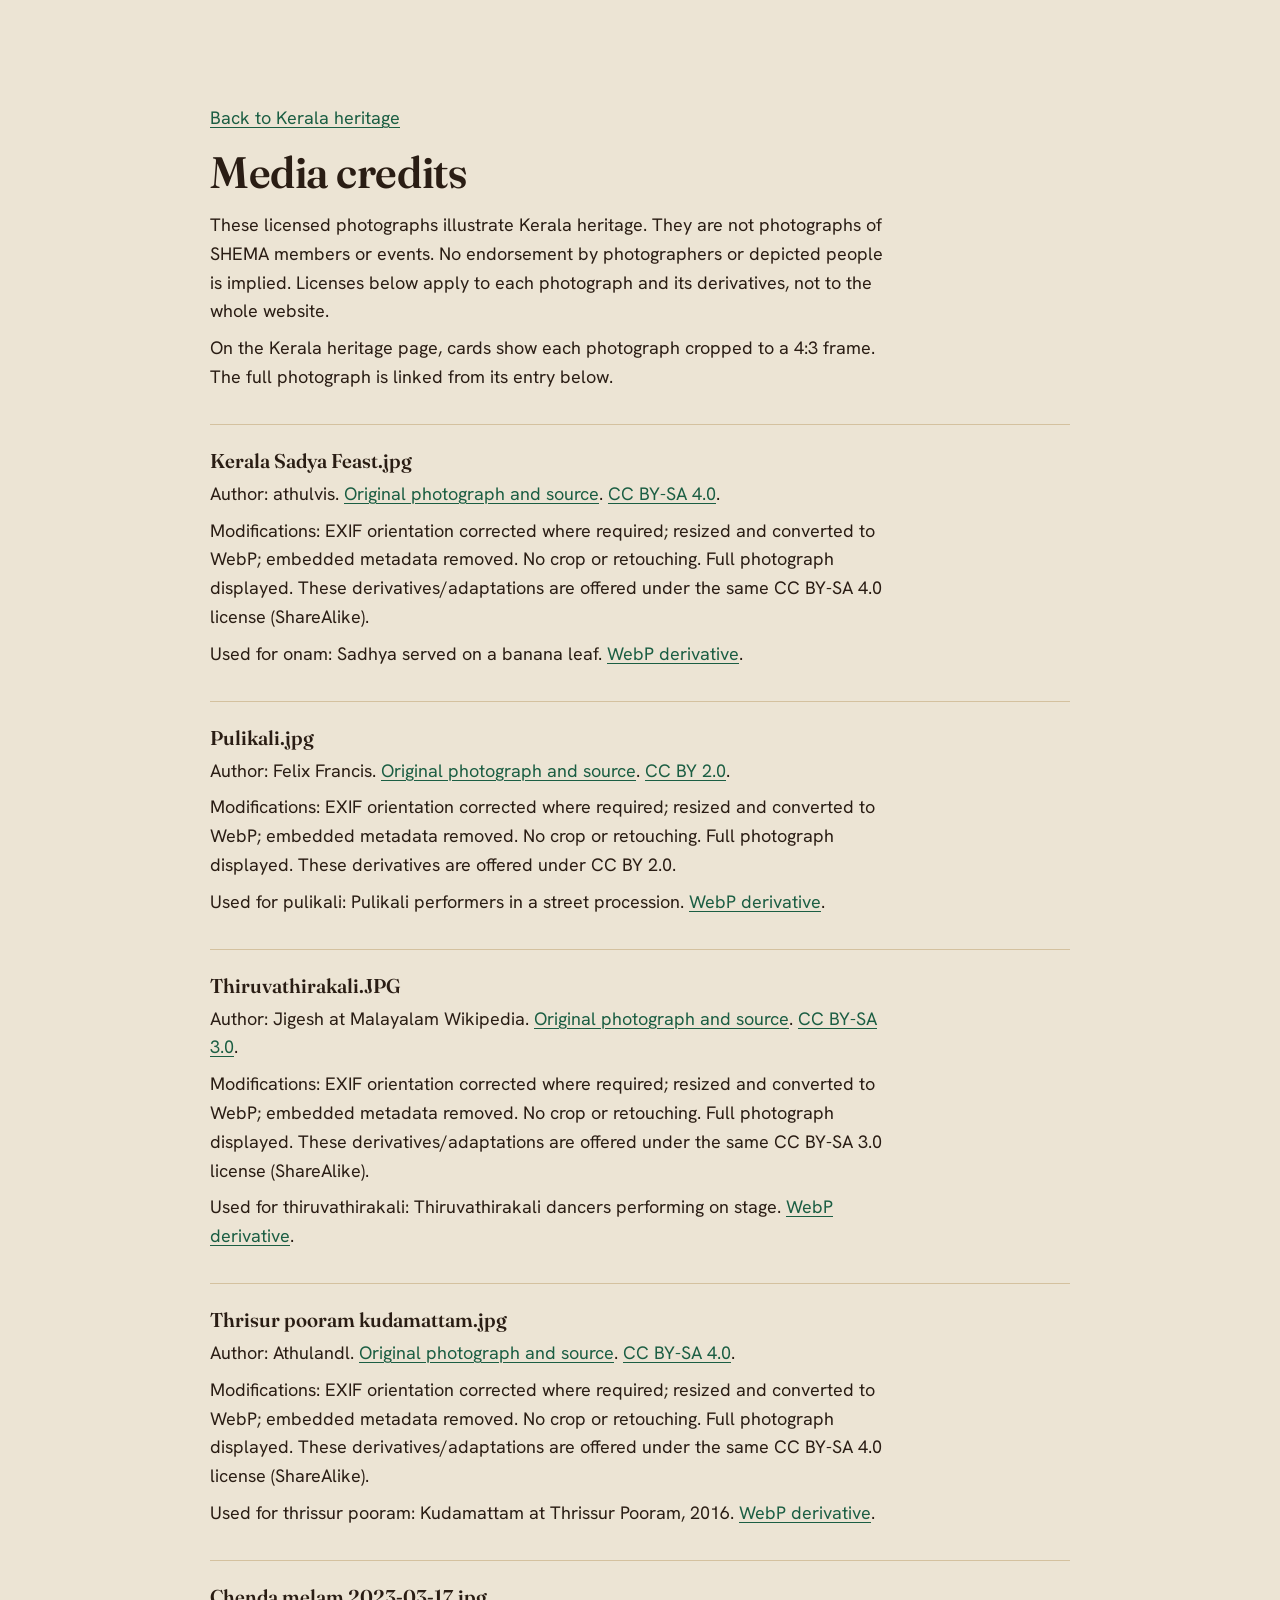
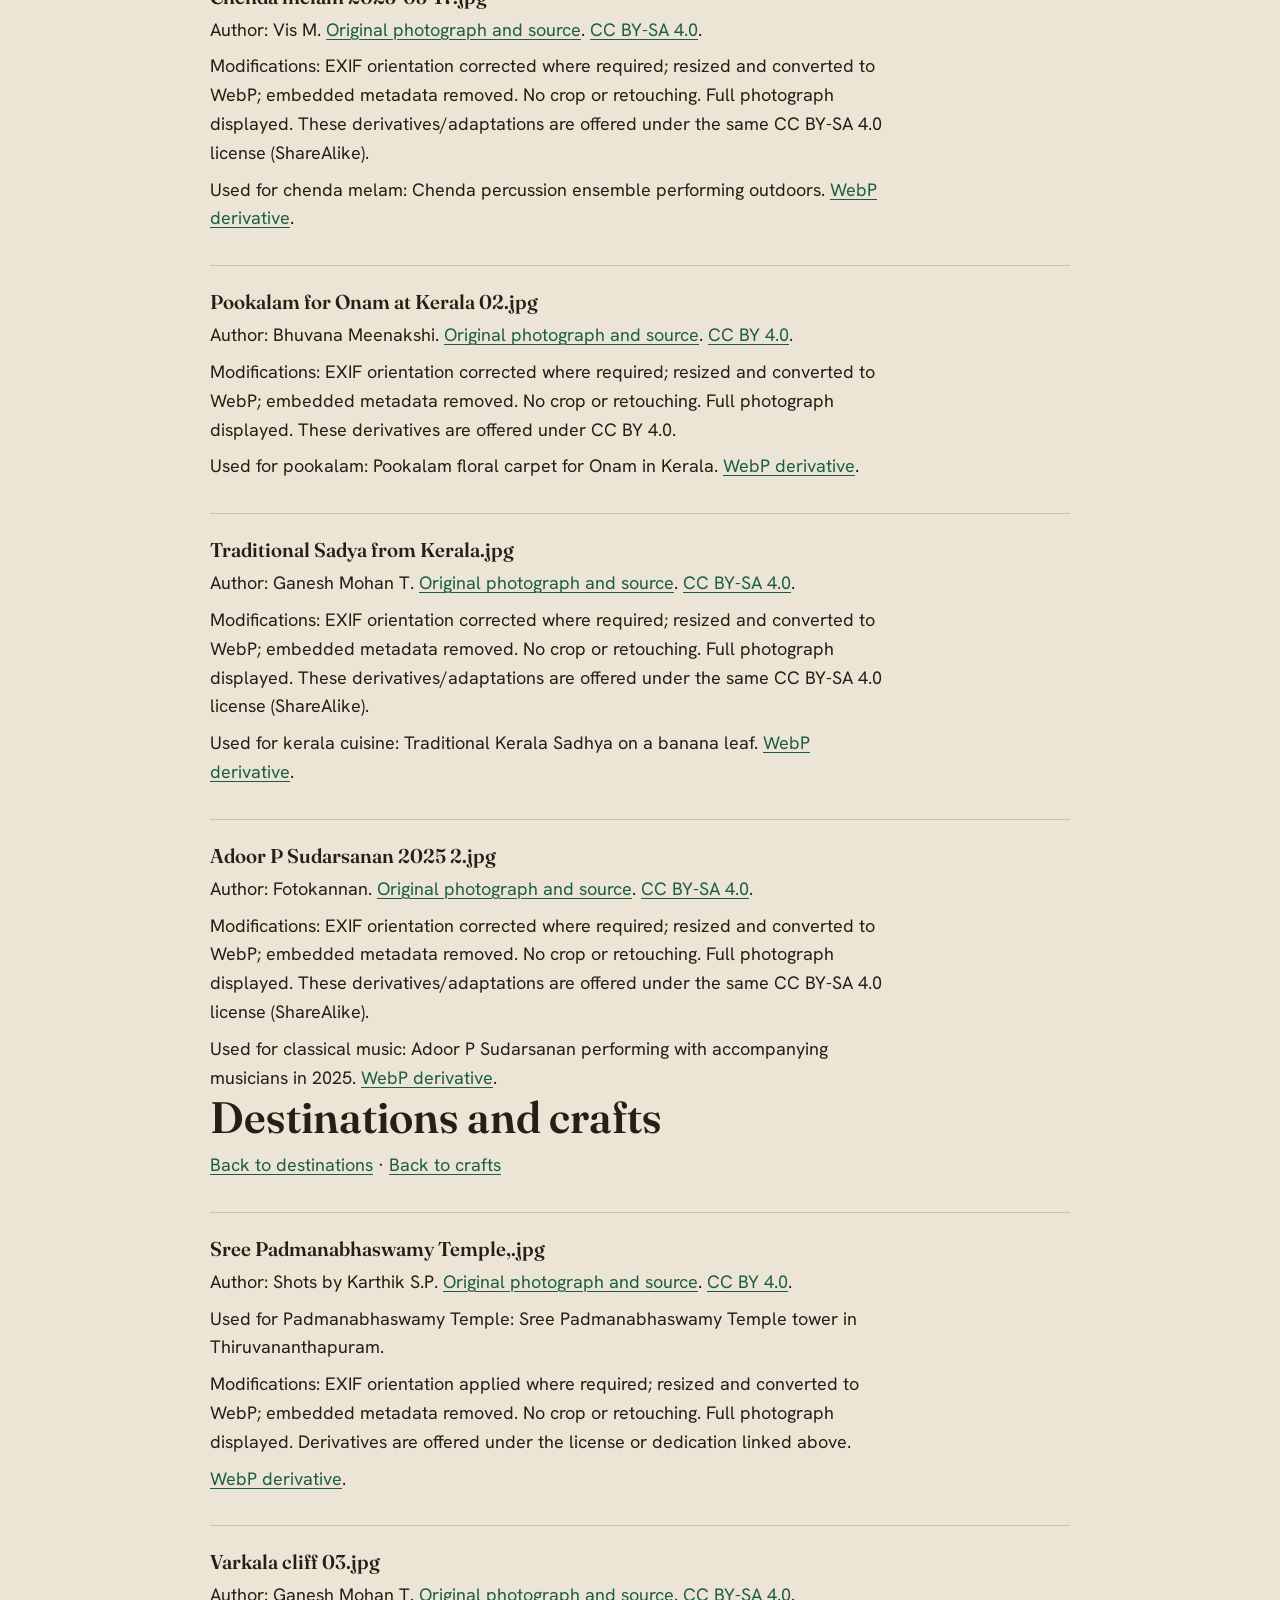
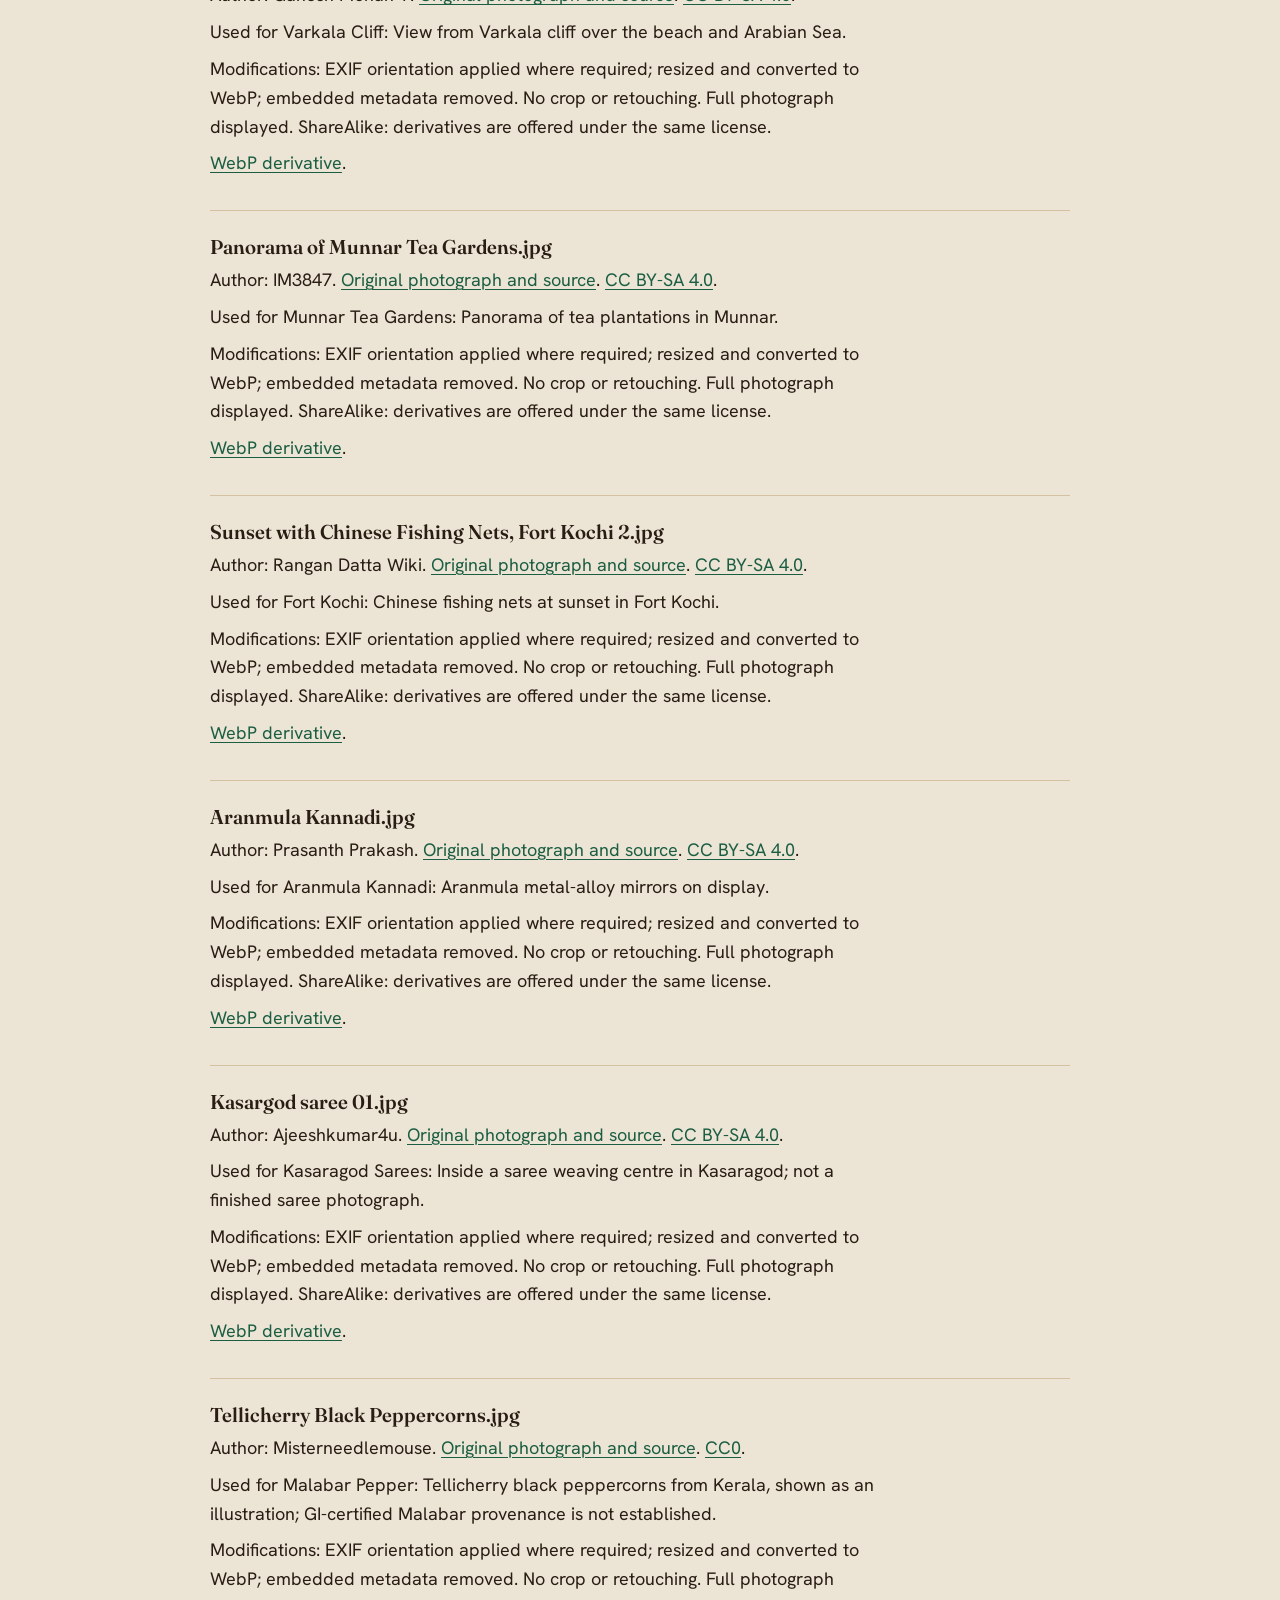
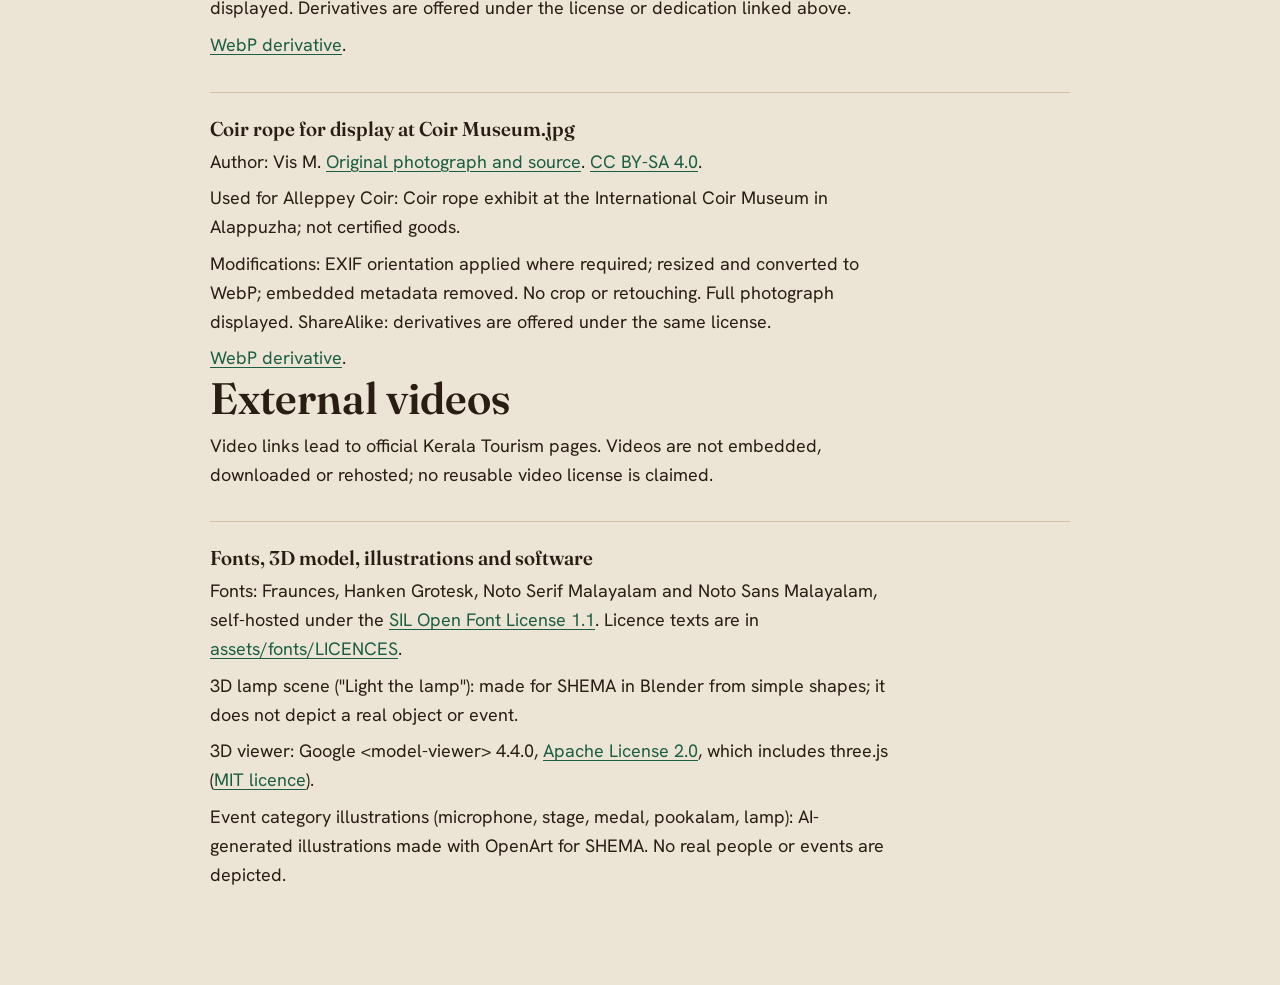
<file: media-credits.html>
<!DOCTYPE html><html lang="en-AU"><head><meta charset="UTF-8" /><meta name="viewport" content="width=device-width, initial-scale=1.0" /><title>Media credits – SHEMA</title><link rel="canonical" href="https://shema.com.au/media-credits.html" /><link rel="icon" href="/favicon.ico" sizes="any" /><link rel="stylesheet" href="/styles.css" /></head><body><main class="container section-pad media-credits"><p><a href="/kerala.html">Back to Kerala heritage</a></p><h1>Media credits</h1><p>These licensed photographs illustrate Kerala heritage. They are not photographs of SHEMA members or events. No endorsement by photographers or depicted people is implied. Licenses below apply to each photograph and its derivatives, not to the whole website.</p><p>On the Kerala heritage page, cards show each photograph cropped to a 4:3 frame. The full photograph is linked from its entry below.</p><article id="kerala-cuisine-91202828" class="media-credit"><h2>Kerala Sadya Feast.jpg</h2>
          <p>Author: athulvis. <a href="https://commons.wikimedia.org/wiki/File:Kerala_Sadya_Feast.jpg">Original photograph and source</a>. <a href="https://creativecommons.org/licenses/by-sa/4.0">CC BY-SA 4.0</a>.</p>
          <p>Modifications: EXIF orientation corrected where required; resized and converted to WebP; embedded metadata removed. No crop or retouching. Full photograph displayed. These derivatives/adaptations are offered under the same CC BY-SA 4.0 license (ShareAlike).</p>
          <p>Used for onam: Sadhya served on a banana leaf. <a href="images/culture/kerala-cuisine-91202828-800.webp">WebP derivative</a>.</p></article>
<article id="pulikali-4144135" class="media-credit"><h2>Pulikali.jpg</h2>
          <p>Author: Felix Francis. <a href="https://commons.wikimedia.org/wiki/File:Pulikali.jpg">Original photograph and source</a>. <a href="https://creativecommons.org/licenses/by/2.0">CC BY 2.0</a>.</p>
          <p>Modifications: EXIF orientation corrected where required; resized and converted to WebP; embedded metadata removed. No crop or retouching. Full photograph displayed. These derivatives are offered under CC BY 2.0.</p>
          <p>Used for pulikali: Pulikali performers in a street procession. <a href="images/culture/pulikali-4144135-800.webp">WebP derivative</a>.</p></article>
<article id="thiruvathirakali-12691004" class="media-credit"><h2>Thiruvathirakali.JPG</h2>
          <p>Author: Jigesh at Malayalam Wikipedia. <a href="https://commons.wikimedia.org/wiki/File:Thiruvathirakali.JPG">Original photograph and source</a>. <a href="http://creativecommons.org/licenses/by-sa/3.0/">CC BY-SA 3.0</a>.</p>
          <p>Modifications: EXIF orientation corrected where required; resized and converted to WebP; embedded metadata removed. No crop or retouching. Full photograph displayed. These derivatives/adaptations are offered under the same CC BY-SA 3.0 license (ShareAlike).</p>
          <p>Used for thiruvathirakali: Thiruvathirakali dancers performing on stage. <a href="images/culture/thiruvathirakali-12691004-800.webp">WebP derivative</a>.</p></article>
<article id="thrissur-pooram-62720583" class="media-credit"><h2>Thrisur pooram kudamattam.jpg</h2>
          <p>Author: Athulandl. <a href="https://commons.wikimedia.org/wiki/File:Thrisur_pooram_kudamattam.jpg">Original photograph and source</a>. <a href="https://creativecommons.org/licenses/by-sa/4.0">CC BY-SA 4.0</a>.</p>
          <p>Modifications: EXIF orientation corrected where required; resized and converted to WebP; embedded metadata removed. No crop or retouching. Full photograph displayed. These derivatives/adaptations are offered under the same CC BY-SA 4.0 license (ShareAlike).</p>
          <p>Used for thrissur pooram: Kudamattam at Thrissur Pooram, 2016. <a href="images/culture/thrissur-pooram-62720583-800.webp">WebP derivative</a>.</p></article>
<article id="chenda-melam-130027123" class="media-credit"><h2>Chenda melam 2023-03-17.jpg</h2>
          <p>Author: Vis M. <a href="https://commons.wikimedia.org/wiki/File:Chenda_melam_2023-03-17.jpg">Original photograph and source</a>. <a href="https://creativecommons.org/licenses/by-sa/4.0">CC BY-SA 4.0</a>.</p>
          <p>Modifications: EXIF orientation corrected where required; resized and converted to WebP; embedded metadata removed. No crop or retouching. Full photograph displayed. These derivatives/adaptations are offered under the same CC BY-SA 4.0 license (ShareAlike).</p>
          <p>Used for chenda melam: Chenda percussion ensemble performing outdoors. <a href="images/culture/chenda-melam-130027123-800.webp">WebP derivative</a>.</p></article>
<article id="pookalam-153223880" class="media-credit"><h2>Pookalam for Onam at Kerala 02.jpg</h2>
          <p>Author: Bhuvana Meenakshi. <a href="https://commons.wikimedia.org/wiki/File:Pookalam_for_Onam_at_Kerala_02.jpg">Original photograph and source</a>. <a href="https://creativecommons.org/licenses/by/4.0">CC BY 4.0</a>.</p>
          <p>Modifications: EXIF orientation corrected where required; resized and converted to WebP; embedded metadata removed. No crop or retouching. Full photograph displayed. These derivatives are offered under CC BY 4.0.</p>
          <p>Used for pookalam: Pookalam floral carpet for Onam in Kerala. <a href="images/culture/pookalam-153223880-800.webp">WebP derivative</a>.</p></article>
<article id="kerala-cuisine-146086406" class="media-credit"><h2>Traditional Sadya from Kerala.jpg</h2>
          <p>Author: Ganesh Mohan T. <a href="https://commons.wikimedia.org/wiki/File:Traditional_Sadya_from_Kerala.jpg">Original photograph and source</a>. <a href="https://creativecommons.org/licenses/by-sa/4.0">CC BY-SA 4.0</a>.</p>
          <p>Modifications: EXIF orientation corrected where required; resized and converted to WebP; embedded metadata removed. No crop or retouching. Full photograph displayed. These derivatives/adaptations are offered under the same CC BY-SA 4.0 license (ShareAlike).</p>
          <p>Used for kerala cuisine: Traditional Kerala Sadhya on a banana leaf. <a href="images/culture/kerala-cuisine-146086406-800.webp">WebP derivative</a>.</p></article>
<article id="classical-music-177430511" class="media-credit"><h2>Adoor P Sudarsanan 2025 2.jpg</h2>
          <p>Author: Fotokannan. <a href="https://commons.wikimedia.org/wiki/File:Adoor_P_Sudarsanan_2025_2.jpg">Original photograph and source</a>. <a href="https://creativecommons.org/licenses/by-sa/4.0">CC BY-SA 4.0</a>.</p>
          <p>Modifications: EXIF orientation corrected where required; resized and converted to WebP; embedded metadata removed. No crop or retouching. Full photograph displayed. These derivatives/adaptations are offered under the same CC BY-SA 4.0 license (ShareAlike).</p>
          <p>Used for classical music: Adoor P Sudarsanan performing with accompanying musicians in 2025. <a href="images/culture/classical-music-177430511-800.webp">WebP derivative</a>.</p></article><h2>Destinations and crafts</h2><p><a href="/kerala.html#landmarks">Back to destinations</a> · <a href="/kerala.html#crafts">Back to crafts</a></p><article id="padmanabhaswamy-temple-161693828" class="media-credit"><h2>Sree Padmanabhaswamy Temple,.jpg</h2><p>Author: Shots by Karthik S.P. <a href="https://commons.wikimedia.org/wiki/File:Sree_Padmanabhaswamy_Temple,.jpg">Original photograph and source</a>. <a href="https://creativecommons.org/licenses/by/4.0">CC BY 4.0</a>.</p><p>Used for Padmanabhaswamy Temple: Sree Padmanabhaswamy Temple tower in Thiruvananthapuram.</p><p>Modifications: EXIF orientation applied where required; resized and converted to WebP; embedded metadata removed. No crop or retouching. Full photograph displayed. Derivatives are offered under the license or dedication linked above.</p><p><a href="images/destinations-crafts/padmanabhaswamy-temple-161693828-800.webp">WebP derivative</a>.</p></article>
<article id="varkala-cliff-121378838" class="media-credit"><h2>Varkala cliff 03.jpg</h2><p>Author: Ganesh Mohan T. <a href="https://commons.wikimedia.org/wiki/File:Varkala_cliff_03.jpg">Original photograph and source</a>. <a href="https://creativecommons.org/licenses/by-sa/4.0">CC BY-SA 4.0</a>.</p><p>Used for Varkala Cliff: View from Varkala cliff over the beach and Arabian Sea.</p><p>Modifications: EXIF orientation applied where required; resized and converted to WebP; embedded metadata removed. No crop or retouching. Full photograph displayed. ShareAlike: derivatives are offered under the same license.</p><p><a href="images/destinations-crafts/varkala-cliff-121378838-800.webp">WebP derivative</a>.</p></article>
<article id="munnar-tea-gardens-68764763" class="media-credit"><h2>Panorama of Munnar Tea Gardens.jpg</h2><p>Author: IM3847. <a href="https://commons.wikimedia.org/wiki/File:Panorama_of_Munnar_Tea_Gardens.jpg">Original photograph and source</a>. <a href="https://creativecommons.org/licenses/by-sa/4.0">CC BY-SA 4.0</a>.</p><p>Used for Munnar Tea Gardens: Panorama of tea plantations in Munnar.</p><p>Modifications: EXIF orientation applied where required; resized and converted to WebP; embedded metadata removed. No crop or retouching. Full photograph displayed. ShareAlike: derivatives are offered under the same license.</p><p><a href="images/destinations-crafts/munnar-tea-gardens-68764763-800.webp">WebP derivative</a>.</p></article>
<article id="fort-kochi-162909249" class="media-credit"><h2>Sunset with Chinese Fishing Nets, Fort Kochi 2.jpg</h2><p>Author: Rangan Datta Wiki. <a href="https://commons.wikimedia.org/wiki/File:Sunset_with_Chinese_Fishing_Nets,_Fort_Kochi_2.jpg">Original photograph and source</a>. <a href="https://creativecommons.org/licenses/by-sa/4.0">CC BY-SA 4.0</a>.</p><p>Used for Fort Kochi: Chinese fishing nets at sunset in Fort Kochi.</p><p>Modifications: EXIF orientation applied where required; resized and converted to WebP; embedded metadata removed. No crop or retouching. Full photograph displayed. ShareAlike: derivatives are offered under the same license.</p><p><a href="images/destinations-crafts/fort-kochi-162909249-800.webp">WebP derivative</a>.</p></article>
<article id="aranmula-kannadi-101277121" class="media-credit"><h2>Aranmula Kannadi.jpg</h2><p>Author: Prasanth Prakash. <a href="https://commons.wikimedia.org/wiki/File:Aranmula_Kannadi.jpg">Original photograph and source</a>. <a href="https://creativecommons.org/licenses/by-sa/4.0">CC BY-SA 4.0</a>.</p><p>Used for Aranmula Kannadi: Aranmula metal-alloy mirrors on display.</p><p>Modifications: EXIF orientation applied where required; resized and converted to WebP; embedded metadata removed. No crop or retouching. Full photograph displayed. ShareAlike: derivatives are offered under the same license.</p><p><a href="images/destinations-crafts/aranmula-kannadi-101277121-800.webp">WebP derivative</a>.</p></article>
<article id="kasaragod-sarees-96010319" class="media-credit"><h2>Kasargod saree 01.jpg</h2><p>Author: Ajeeshkumar4u. <a href="https://commons.wikimedia.org/wiki/File:Kasargod_saree_01.jpg">Original photograph and source</a>. <a href="https://creativecommons.org/licenses/by-sa/4.0">CC BY-SA 4.0</a>.</p><p>Used for Kasaragod Sarees: Inside a saree weaving centre in Kasaragod; not a finished saree photograph.</p><p>Modifications: EXIF orientation applied where required; resized and converted to WebP; embedded metadata removed. No crop or retouching. Full photograph displayed. ShareAlike: derivatives are offered under the same license.</p><p><a href="images/destinations-crafts/kasaragod-sarees-96010319-800.webp">WebP derivative</a>.</p></article>
<article id="malabar-pepper-151971300" class="media-credit"><h2>Tellicherry Black Peppercorns.jpg</h2><p>Author: Misterneedlemouse. <a href="https://commons.wikimedia.org/wiki/File:Tellicherry_Black_Peppercorns.jpg">Original photograph and source</a>. <a href="http://creativecommons.org/publicdomain/zero/1.0/deed.en">CC0</a>.</p><p>Used for Malabar Pepper: Tellicherry black peppercorns from Kerala, shown as an illustration; GI-certified Malabar provenance is not established.</p><p>Modifications: EXIF orientation applied where required; resized and converted to WebP; embedded metadata removed. No crop or retouching. Full photograph displayed. Derivatives are offered under the license or dedication linked above.</p><p><a href="images/destinations-crafts/malabar-pepper-151971300-800.webp">WebP derivative</a>.</p></article>
<article id="alleppey-coir-137695846" class="media-credit"><h2>Coir rope for display at Coir Museum.jpg</h2><p>Author: Vis M. <a href="https://commons.wikimedia.org/wiki/File:Coir_rope_for_display_at_Coir_Museum.jpg">Original photograph and source</a>. <a href="https://creativecommons.org/licenses/by-sa/4.0">CC BY-SA 4.0</a>.</p><p>Used for Alleppey Coir: Coir rope exhibit at the International Coir Museum in Alappuzha; not certified goods.</p><p>Modifications: EXIF orientation applied where required; resized and converted to WebP; embedded metadata removed. No crop or retouching. Full photograph displayed. ShareAlike: derivatives are offered under the same license.</p><p><a href="images/destinations-crafts/alleppey-coir-137695846-800.webp">WebP derivative</a>.</p></article><h2>External videos</h2><p>Video links lead to official Kerala Tourism pages. Videos are not embedded, downloaded or rehosted; no reusable video license is claimed.</p>
<section class="media-credit" id="site-assets"><h2>Fonts, 3D model, illustrations and software</h2>
<p>Fonts: Fraunces, Hanken Grotesk, Noto Serif Malayalam and Noto Sans Malayalam, self-hosted under the <a href="https://openfontlicense.org/">SIL Open Font License 1.1</a>. Licence texts are in <a href="/assets/fonts/LICENCES/OFL-fraunces.txt">assets/fonts/LICENCES</a>.</p>
<p>3D lamp scene ("Light the lamp"): made for SHEMA in Blender from simple shapes; it does not depict a real object or event.</p>
<p>3D viewer: Google &lt;model-viewer&gt; 4.4.0, <a href="/vendor/model-viewer-4.4.0/LICENSE">Apache License 2.0</a>, which includes three.js (<a href="/vendor/model-viewer-4.4.0/THREE-LICENSE">MIT licence</a>).</p>
<p>Event category illustrations (microphone, stage, medal, pookalam, lamp): AI-generated illustrations made with OpenArt for SHEMA. No real people or events are depicted.</p>
</section></main></body></html>
</file>
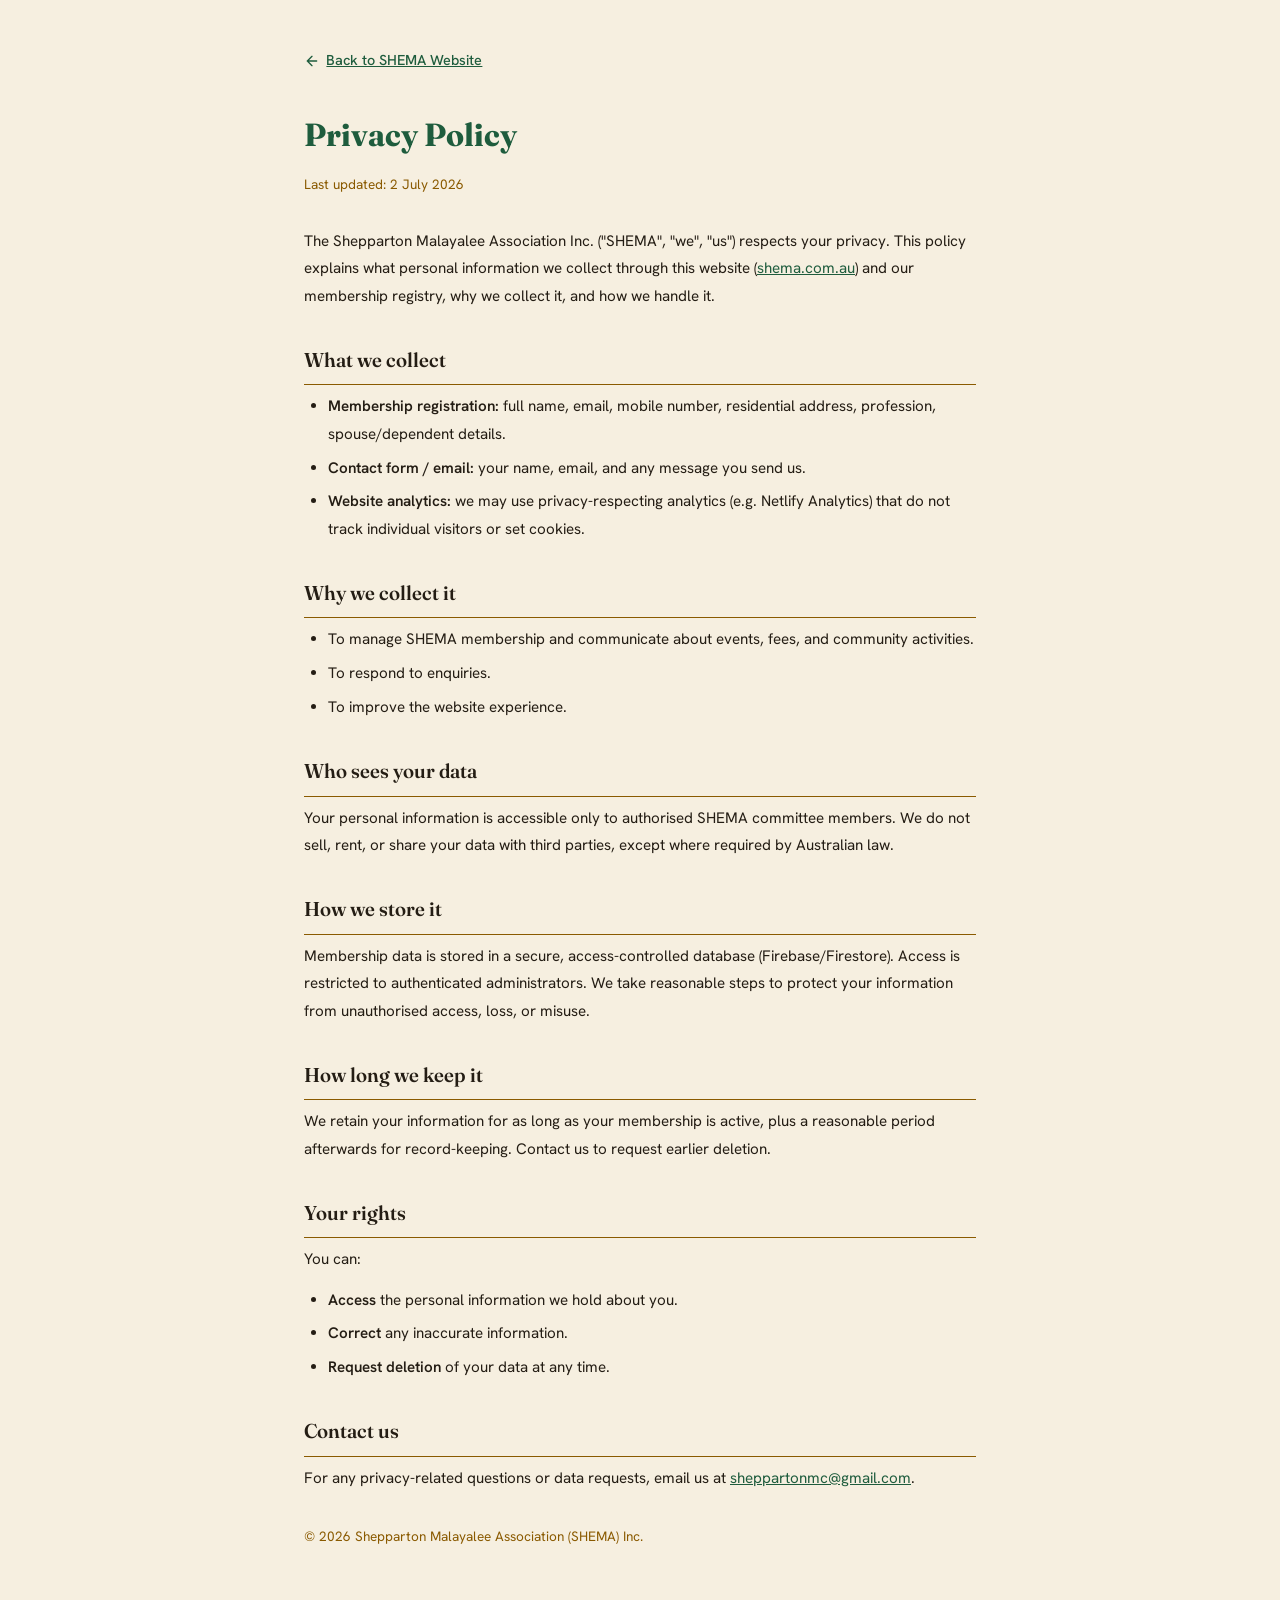
<file: privacy.html>
<!DOCTYPE html>
<html lang="en-AU">
<head>
  <meta charset="UTF-8" />
  <meta name="viewport" content="width=device-width, initial-scale=1.0" />
  <title>Privacy Policy — SHEMA | Shepparton Malayalee Association</title>
  <meta name="description" content="Privacy policy for the Shepparton Malayalee Association (SHEMA) website — how we collect, use, and protect your personal information." />
  <link rel="canonical" href="https://shema.com.au/privacy.html" />
  <link rel="stylesheet" href="/assets/fonts/fonts.css" />
  <link rel="icon" href="/favicon.ico" sizes="any" />
  <link rel="apple-touch-icon" href="/apple-touch-icon.png" />
  <style>
    *, *::before, *::after { box-sizing: border-box; margin: 0; padding: 0; }
    :root {
      --cream: #F6EFE0;
      --kavi: #C6822B;
      --sindoor: #B23A2B;
      --pachai: #1E5C3D;
      --brass: #8A5A00; /* darkened from #A9791C for 4.5:1 text contrast */
      --ink: #241D14;
    }
    html { scroll-behavior: smooth; }
    body {
      font-family: 'Hanken Grotesk', 'Segoe UI', sans-serif;
      overflow-wrap: anywhere;
      color: var(--ink);
      background: var(--cream);
      line-height: 1.8;
      -webkit-font-smoothing: antialiased;
    }
    .container { max-width: 720px; margin-inline: auto; padding: 3rem 1.5rem 5rem; }
    a { color: var(--pachai); }
    a:hover { color: var(--sindoor); }
    .back-link {
      display: inline-flex; align-items: center; gap: .4rem;
      font-size: .9rem; font-weight: 500; color: var(--pachai);
      margin-bottom: 2rem;
    }
    .back-link:hover { color: var(--sindoor); }
    h1 {
      font-family: 'Fraunces', Georgia, serif;
      font-size: 2rem; font-weight: 700;
      color: var(--pachai);
      margin-bottom: .5rem;
    }
    .last-updated {
      font-size: .85rem; color: var(--brass);
      margin-bottom: 2rem;
    }
    h2 {
      font-family: 'Fraunces', Georgia, serif;
      font-size: 1.25rem; font-weight: 600;
      color: var(--ink);
      margin-top: 2rem; margin-bottom: .5rem;
      padding-bottom: .4rem;
      border-bottom: 1px solid var(--brass);
    }
    p, li { font-size: .95rem; margin-bottom: .8rem; }
    ul { padding-left: 1.5rem; margin-bottom: 1rem; }
    li { margin-bottom: .4rem; }
  </style>
</head>
<body>
  <main class="container" id="main">
    <a href="index.html" class="back-link">
      <svg width="16" height="16" viewBox="0 0 24 24" fill="none" stroke="currentColor" stroke-width="2" stroke-linecap="round"><path d="M19 12H5M12 19l-7-7 7-7"/></svg>
      Back to SHEMA Website
    </a>

    <h1>Privacy Policy</h1>
    <p class="last-updated">Last updated: 2 July 2026</p>

    <p>
      The Shepparton Malayalee Association Inc. ("SHEMA", "we", "us") respects your privacy.
      This policy explains what personal information we collect through this website
      (<a href="https://shema.com.au">shema.com.au</a>) and our membership registry, why we
      collect it, and how we handle it.
    </p>

    <h2>What we collect</h2>
    <ul>
      <li><strong>Membership registration:</strong> full name, email, mobile number, residential address, profession, spouse/dependent details.</li>
      <li><strong>Contact form / email:</strong> your name, email, and any message you send us.</li>
      <li><strong>Website analytics:</strong> we may use privacy-respecting analytics (e.g. Netlify Analytics) that do not track individual visitors or set cookies.</li>
    </ul>

    <h2>Why we collect it</h2>
    <ul>
      <li>To manage SHEMA membership and communicate about events, fees, and community activities.</li>
      <li>To respond to enquiries.</li>
      <li>To improve the website experience.</li>
    </ul>

    <h2>Who sees your data</h2>
    <p>
      Your personal information is accessible only to authorised SHEMA committee members. We do not
      sell, rent, or share your data with third parties, except where required by Australian law.
    </p>

    <h2>How we store it</h2>
    <p>
      Membership data is stored in a secure, access-controlled database (Firebase/Firestore).
      Access is restricted to authenticated administrators. We take reasonable steps to protect
      your information from unauthorised access, loss, or misuse.
    </p>

    <h2>How long we keep it</h2>
    <p>
      We retain your information for as long as your membership is active, plus a reasonable
      period afterwards for record-keeping. Contact us to request earlier deletion.
    </p>

    <h2>Your rights</h2>
    <p>You can:</p>
    <ul>
      <li><strong>Access</strong> the personal information we hold about you.</li>
      <li><strong>Correct</strong> any inaccurate information.</li>
      <li><strong>Request deletion</strong> of your data at any time.</li>
    </ul>

    <h2>Contact us</h2>
    <p>
      For any privacy-related questions or data requests, email us at
      <a href="mailto:sheppartonmc@gmail.com">sheppartonmc@gmail.com</a>.
    </p>

    <p style="margin-top: 2rem; font-size: .85rem; color: var(--brass);">
      &copy; 2026 Shepparton Malayalee Association (SHEMA) Inc.
    </p>
  </main>
</body>
</html>
</file>
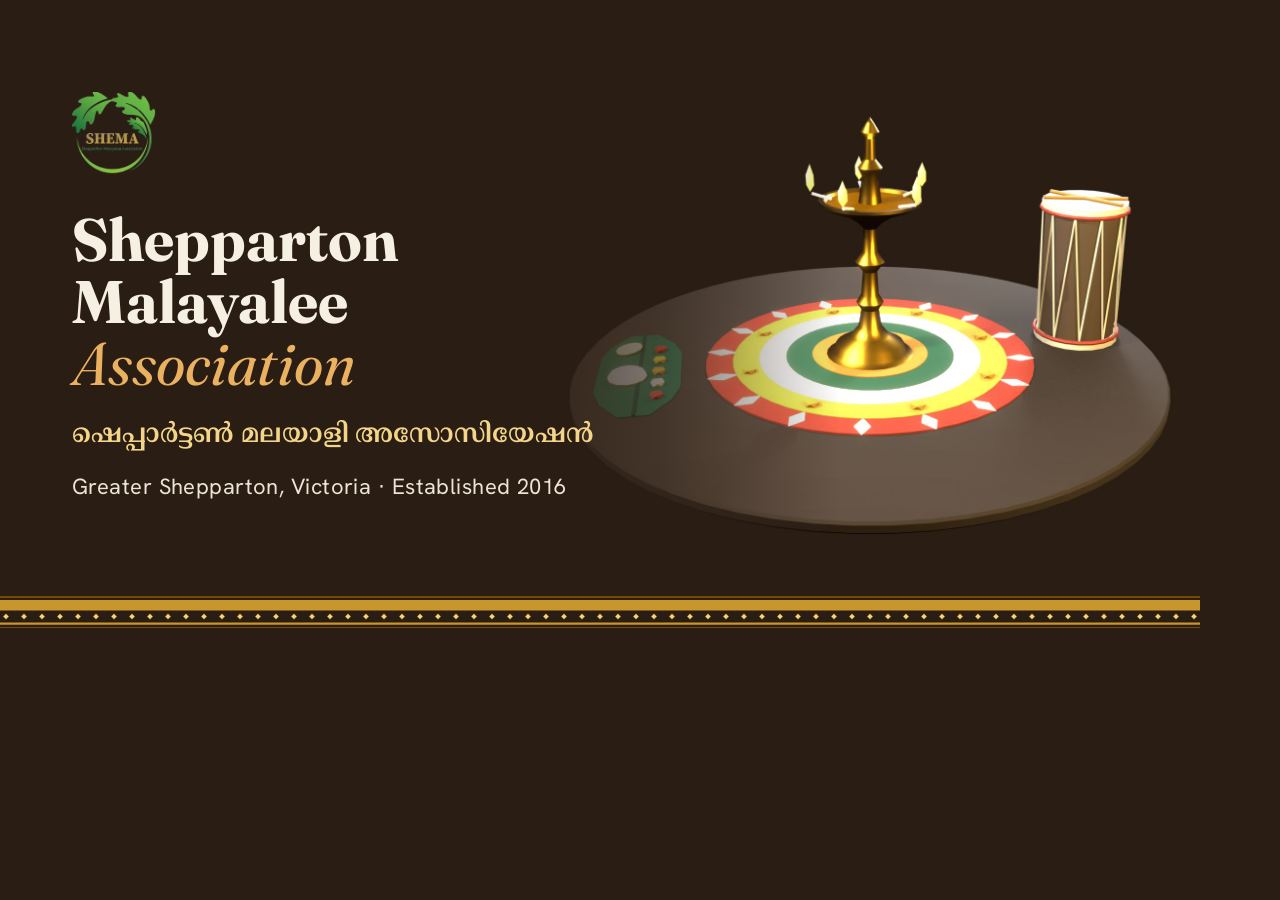
<file: tools/og/og.html>
<!DOCTYPE html>
<!-- Social image source (not part of the site). Render: python tools/og/render_og.py -->
<html lang="en-AU">
<head>
<meta charset="UTF-8" />
<link rel="stylesheet" href="/assets/fonts/fonts.css" />
<style>
  * { margin: 0; box-sizing: border-box; }
  body { width: 1200px; height: 630px; overflow: hidden; background: #2a1d14; color: #f6f0e3; font-family: 'Hanken Grotesk', sans-serif; position: relative; }
  .art { position: absolute; right: -60px; top: -10px; width: 780px; height: 585px; object-fit: cover; }
  .fade { position: absolute; inset: 0; background: linear-gradient(to right, #2a1d14 38%, rgba(42,29,20,0.6) 55%, rgba(42,29,20,0) 70%); }
  .copy { position: absolute; left: 72px; top: 92px; width: 560px; }
  .logo { width: 84px; height: auto; }
  h1 { font-family: 'Fraunces', serif; font-weight: 700; font-size: 60px; line-height: 1.04; margin-top: 28px; }
  h1 em { font-style: italic; font-weight: 400; color: #eab160; }
  .ml { font-family: 'Noto Serif Malayalam', serif; font-weight: 600; font-size: 26px; color: #f3d58a; margin-top: 18px; line-height: 1.6; }
  .meta { margin-top: 18px; font-size: 22px; letter-spacing: 0.02em; color: #ece4d4; }
  .band { position: absolute; left: 0; right: 0; bottom: 0; height: 36px; background: url('/assets/patterns/kasavu.svg') repeat-x center / auto 100%; }
</style>
</head>
<body>
  <img class="art" src="/images/site/lamp-lit-1600.jpg" alt="" />
  <div class="fade"></div>
  <div class="copy">
    <img class="logo" src="/images/optimized/shema-logo-184.webp" alt="" />
    <h1>Shepparton Malayalee <em>Association</em></h1>
    <p class="ml" lang="ml">ഷെപ്പാർട്ടൺ മലയാളി അസോസിയേഷൻ</p>
    <p class="meta">Greater Shepparton, Victoria · Established 2016</p>
  </div>
  <div class="band"></div>
</body>
</html>
</file>
<file: styles.css>
/* ==========================================================================
   SHEMA – Shepparton Malayalee Association
   Design system: tokens, type scale, spacing, components.
   Fonts are self-hosted (SIL OFL 1.1, see /assets/fonts/LICENCES).
   ========================================================================== */

@font-face { font-family: 'Fraunces'; font-style: normal; font-weight: 500 700; font-display: swap; src: url('/assets/fonts/fraunces-latin.woff2') format('woff2'); unicode-range: U+0000-00FF, U+2013-2014, U+2018-201D, U+2022, U+2026, U+20AC, U+2122; }
@font-face { font-family: 'Fraunces'; font-style: italic; font-weight: 400 500; font-display: swap; src: url('/assets/fonts/fraunces-italic-latin.woff2') format('woff2'); unicode-range: U+0000-00FF, U+2013-2014, U+2018-201D; }
@font-face { font-family: 'Hanken Grotesk'; font-style: normal; font-weight: 400 600; font-display: swap; src: url('/assets/fonts/hanken-grotesk-latin.woff2') format('woff2'); unicode-range: U+0000-00FF, U+2013-2014, U+2018-201D, U+2022, U+2026, U+2190-2193, U+2197, U+20AC, U+2122; }
@font-face { font-family: 'Noto Serif Malayalam'; font-style: normal; font-weight: 600; font-display: swap; src: url('/assets/fonts/noto-serif-malayalam-600.woff2') format('woff2'); unicode-range: U+0D00-0D7F, U+200C-200D, U+25CC; }
@font-face { font-family: 'Noto Sans Malayalam'; font-style: normal; font-weight: 500; font-display: swap; src: url('/assets/fonts/noto-sans-malayalam-500.woff2') format('woff2'); unicode-range: U+0D00-0D7F, U+200C-200D, U+25CC; }

:root {
  /* Colour tokens (gold-500 never carries text; red-700 is for Join only) */
  --green-900: #0f3d2e;
  --green-700: #1b5e43;
  --red-700: #a3301f;
  --red-800: #872717;
  --gold-500: #c8962a;
  --gold-700: #8a5a00;
  --gold-200: #f3d58a;
  --ochre-300: #eab160;
  --cream-100: #f6f0e3;
  --cream-200: #ece4d4;
  --ink-900: #2a1d14;
  --ink-600: #5c4a3c;
  --white: #ffffff;

  /* Type */
  --ff-display: 'Fraunces', 'Noto Serif Malayalam', Georgia, 'Times New Roman', serif;
  --ff-body: 'Hanken Grotesk', 'Noto Sans Malayalam', system-ui, -apple-system, 'Segoe UI', sans-serif;
  --ff-ml-serif: 'Noto Serif Malayalam', 'Nirmala UI', 'Kartika', serif;
  --ff-ml-sans: 'Noto Sans Malayalam', 'Nirmala UI', 'Kartika', sans-serif;
  --fs-h1: clamp(2.5rem, 6vw, 4.5rem);
  --fs-h2: clamp(1.75rem, 3.5vw, 2.75rem);
  --fs-h3: 1.25rem;
  --fs-kicker: 0.8125rem;
  --fs-small: 0.875rem;
  --fs-credit: 0.75rem;

  /* Spacing (8px base) */
  --s1: 8px; --s2: 16px; --s3: 24px; --s4: 32px; --s5: 48px; --s6: 64px; --s7: 96px;
  --section-pad: 96px;
  --section-pad-minor: 64px;
  --container: 1140px;
  --text-max: 680px;
  --gap: 24px;
  --radius: 12px;
  --shadow: 0 2px 10px rgba(42, 29, 20, 0.08);
  --header-h: 72px;
  --ease: cubic-bezier(.25, .46, .45, .94);
}

/* ---------- Reset & base ---------- */
*, *::before, *::after { box-sizing: border-box; }
* { margin: 0; }
html { -webkit-text-size-adjust: 100%; scroll-padding-top: calc(var(--header-h) + 16px); }
@media (prefers-reduced-motion: no-preference) { html { scroll-behavior: smooth; } }
body {
  font-family: var(--ff-body);
  font-size: 1.0625rem;
  line-height: 1.6;
  color: var(--ink-900);
  background: var(--cream-200);
  -webkit-font-smoothing: antialiased;
  overflow-wrap: break-word;
}
@media (min-width: 900px) { body { font-size: 1.125rem; } }
img, picture, video, svg { display: block; max-width: 100%; }
img { height: auto; }
picture { display: block; }
ul, ol { padding: 0; }
ul { list-style: none; }
button { font: inherit; color: inherit; cursor: pointer; }
a { color: var(--green-700); text-underline-offset: 0.18em; text-decoration-thickness: 1px; }
a:hover { text-decoration-thickness: 2px; }
h1, h2, h3 { font-family: var(--ff-display); font-weight: 600; color: inherit; text-wrap: balance; }
h1 { font-size: var(--fs-h1); line-height: 1.05; letter-spacing: -0.01em; }
h2 { font-size: var(--fs-h2); line-height: 1.15; }
h3 { font-size: var(--fs-h3); line-height: 1.3; }
p { max-width: 68ch; }
template { display: none; }

/* Malayalam: own fonts, taller line height, never letter-spaced, italic or uppercase */
:lang(ml) { font-family: var(--ff-ml-sans); font-weight: 500; line-height: 1.75; letter-spacing: 0; font-style: normal; text-transform: none; }
.ml { font-family: var(--ff-ml-serif); font-weight: 600; font-size: 1.125rem; color: var(--gold-700); margin-top: var(--s1); }

/* ---------- Accessibility helpers ---------- */
.visually-hidden {
  position: absolute !important; width: 1px; height: 1px; padding: 0; margin: -1px;
  overflow: hidden; clip: rect(0 0 0 0); white-space: nowrap; border: 0;
}
.skip-link {
  position: absolute; left: var(--s2); top: -200px; z-index: 1000;
  background: var(--gold-200); color: var(--ink-900); padding: 12px 20px; border-radius: 8px;
  font-weight: 600; text-decoration: none;
}
.skip-link:focus { top: var(--s2); }
:focus-visible { outline: 3px solid var(--green-700); outline-offset: 2px; border-radius: 4px; }
.section--green :focus-visible, .section--ink :focus-visible, .site-header :focus-visible,
.site-footer :focus-visible, .hero :focus-visible, .stats :focus-visible { outline-color: var(--gold-200); }
main:focus { outline: none; }
.js-only { display: none; }
.js .js-only { display: inline; }

/* ---------- Layout ---------- */
.container { width: min(100% - 2 * var(--s3), var(--container)); margin-inline: auto; }
.container.narrow { max-width: 860px; }
.section { padding-block: var(--section-pad); }
.section-pad { padding-block: var(--section-pad); }
.section--cream { background: var(--cream-200); }
.section--cream-alt { background: var(--cream-100); }
.section--green { background: var(--green-900); color: var(--cream-100); }
.section--ink { background: var(--ink-900); color: var(--cream-100); }
.section--green a:not(.btn), .section--ink a:not(.btn) { color: var(--gold-200); }
.section--green .ml, .section--ink .ml { color: var(--gold-200); }
.kicker {
  font-size: var(--fs-kicker); font-weight: 600; letter-spacing: 0.12em; text-transform: uppercase;
  color: var(--gold-700); margin-bottom: var(--s1);
}
.section--green .kicker, .section--ink .kicker { color: var(--gold-200); }
.section-intro { margin-top: var(--s2); color: var(--ink-600); max-width: var(--text-max); }
.section--green .section-intro, .section--ink .section-intro { color: var(--cream-200); }
@media (max-width: 700px) {
  .container { width: min(100% - 2 * var(--s2), var(--container)); }
  .section, .section-pad { padding-block: 56px; }
}

/* ---------- Buttons ---------- */
.btn {
  display: inline-flex; align-items: center; justify-content: center; gap: var(--s1);
  min-height: 44px; padding: 10px 20px; border-radius: 8px; border: 2px solid transparent;
  font-family: var(--ff-body); font-weight: 600; font-size: 1rem; line-height: 1.2;
  text-decoration: none; text-align: center; transition: background-color .15s var(--ease), transform .15s var(--ease), border-color .15s;
}
.btn:hover { transform: translateY(-2px); text-decoration: none; }
.btn--lg { min-height: 52px; padding: 14px 26px; font-size: 1.0625rem; }
.btn--sm { min-height: 44px; padding: 8px 14px; font-size: 0.9375rem; }
.btn--join, .btn-primary { background: var(--red-700); color: var(--white); }
.btn--join:hover, .btn-primary:hover { background: var(--red-800); }
.btn-primary { display: inline-flex; min-height: 44px; align-items: center; padding: 10px 20px; border-radius: 8px; font-weight: 600; text-decoration: none; }
.btn--green { background: var(--green-700); color: var(--white); }
.btn--green:hover { background: var(--green-900); }
.btn--outline { border-color: var(--green-700); color: var(--green-700); background: transparent; }
.btn--outline:hover { background: var(--green-700); color: var(--white); }
.btn--cream-outline { border-color: var(--cream-100); color: var(--cream-100); background: rgba(20, 14, 8, 0.35); }
.btn--cream-outline:hover { background: var(--cream-100); color: var(--ink-900); }
.btn--gold-outline { border-color: var(--gold-200); color: var(--gold-200); background: transparent; }
.btn--gold-outline:hover { background: var(--gold-200); color: var(--ink-900); }
.text-link { font-weight: 600; color: var(--green-700); display: inline-flex; align-items: center; min-height: 44px; }
.text-link--light { color: var(--gold-200); }

/* ---------- Header ---------- */
.site-header {
  position: sticky; top: 0; z-index: 100; background: var(--ink-900); color: var(--cream-100);
  border-bottom: 1px solid rgba(243, 213, 138, 0.18);
}
.header-inner { display: flex; align-items: center; gap: var(--s3); min-height: var(--header-h); }
.brand { display: inline-flex; align-items: center; gap: 10px; color: var(--cream-100); text-decoration: none; min-height: 44px; margin-right: auto; }
.brand img { width: 40px; height: auto; }
.brand-name { font-family: var(--ff-display); font-weight: 700; font-size: 1.375rem; letter-spacing: 0.04em; }
.site-nav { display: flex; align-items: center; }
.nav-links { display: flex; align-items: center; gap: 4px; }
.nav-links a {
  display: inline-flex; align-items: center; min-height: 44px; padding: 0 14px; border-radius: 6px;
  color: var(--cream-100); text-decoration: none; font-weight: 500; font-size: 1rem;
}
.nav-links a:hover { background: rgba(243, 213, 138, 0.12); color: var(--gold-200); }
.nav-links a[aria-current="page"] { color: var(--gold-200); text-decoration: underline; text-underline-offset: 6px; text-decoration-thickness: 2px; }
.header-join { padding-inline: 22px; }
.nav-toggle { display: none; }
@media (max-width: 960px) {
  .header-inner { gap: var(--s2); flex-wrap: wrap; }
  .site-nav { order: 3; width: 100%; }
  .nav-links { flex-wrap: wrap; padding-bottom: var(--s1); }
  .js .site-nav { order: 0; width: auto; }
  .js .nav-toggle {
    display: inline-flex; align-items: center; justify-content: center; width: 44px; height: 44px;
    background: transparent; border: 2px solid rgba(243, 213, 138, 0.45); border-radius: 8px; color: var(--cream-100);
  }
  .nav-toggle-bars, .nav-toggle-bars::before, .nav-toggle-bars::after {
    display: block; width: 20px; height: 2px; background: currentColor; border-radius: 2px; position: relative;
    transition: transform .2s var(--ease), background-color .2s;
  }
  .nav-toggle-bars::before, .nav-toggle-bars::after { content: ''; position: absolute; left: 0; }
  .nav-toggle-bars::before { top: -6px; }
  .nav-toggle-bars::after { top: 6px; }
  .nav-toggle[aria-expanded="true"] .nav-toggle-bars { background: transparent; }
  .nav-toggle[aria-expanded="true"] .nav-toggle-bars::before { transform: translateY(6px) rotate(45deg); }
  .nav-toggle[aria-expanded="true"] .nav-toggle-bars::after { transform: translateY(-6px) rotate(-45deg); }
  .js .nav-links {
    display: none; position: absolute; left: 0; right: 0; top: 100%; flex-direction: column; align-items: stretch;
    background: var(--ink-900); padding: var(--s1) var(--s2) var(--s2); border-bottom: 3px solid var(--gold-500);
    box-shadow: 0 12px 24px rgba(0, 0, 0, 0.25);
  }
  .js .nav-links.is-open { display: flex; }
  .js .nav-links a { min-height: 48px; font-size: 1.0625rem; padding: 0 var(--s2); }
}
@media (max-width: 960px) { html:not(.js) .site-header { position: static; } }
@media (max-width: 380px) {
  .brand-name { font-size: 1.125rem; }
  .header-join { padding-inline: 14px; }
}

/* ---------- Hero ---------- */
.hero { position: relative; display: grid; align-items: end; min-height: clamp(520px, 72vh, 660px); color: var(--white); overflow: hidden; background: var(--ink-900); }
.hero-img { position: absolute; inset: 0; width: 100%; height: 100%; object-fit: cover; object-position: 50% 55%; }
.hero-scrim {
  position: absolute; inset: 0;
  background:
    linear-gradient(to top, rgba(20, 14, 8, 0.82) 0%, rgba(20, 14, 8, 0.6) 35%, rgba(20, 14, 8, 0) 70%),
    linear-gradient(to right, rgba(20, 14, 8, 0.45) 0%, rgba(20, 14, 8, 0) 60%);
}
.hero-content { position: relative; padding-block: var(--s6) var(--s6); }
.hero-kicker { font-size: var(--fs-kicker); font-weight: 600; letter-spacing: 0.12em; text-transform: uppercase; color: var(--cream-100); text-shadow: 0 1px 2px rgba(0, 0, 0, 0.6); }
.hero h1 { margin-top: var(--s2); max-width: 14ch; text-shadow: 0 2px 8px rgba(0, 0, 0, 0.35); }
.hero h1 em { font-style: italic; font-weight: 500; color: var(--ochre-300); }
.hero-ml { color: var(--gold-200); font-size: 1.25rem; margin-top: var(--s2); text-shadow: 0 1px 2px rgba(0, 0, 0, 0.5); }
.hero-intro { margin-top: var(--s2); max-width: 46ch; font-size: 1.125rem; color: var(--cream-100); text-shadow: 0 1px 2px rgba(0, 0, 0, 0.5); }
.hero-actions { display: flex; flex-wrap: wrap; gap: var(--s2); margin-top: var(--s4); }
@media (max-width: 700px) {
  .hero { min-height: 560px; }
  .hero-content { padding-block: var(--s5) var(--s5); }
  .hero-actions .btn { width: 100%; }
}

/* ---------- Stats ---------- */
.stats { background: var(--green-900); color: var(--white); padding-block: var(--s4); border-top: 3px solid var(--gold-500); }
.stats-list { display: grid; grid-template-columns: repeat(3, 1fr); gap: var(--s3); text-align: center; }
.stats-list li { display: flex; flex-direction: column; align-items: center; }
.stats-list strong { font-family: var(--ff-display); font-size: clamp(1.75rem, 4vw, 2.5rem); line-height: 1.1; font-weight: 700; }
.stats-list span { color: var(--gold-200); font-size: var(--fs-small); font-weight: 600; letter-spacing: 0.04em; }
@media (max-width: 480px) { .stats-list { gap: var(--s1); } .stats-list span { font-size: 0.8125rem; } }

/* Minor sections get lighter padding */
.coming-up, .committee { padding-block: var(--section-pad-minor); }
@media (max-width: 700px) { .coming-up, .committee { padding-block: 40px; } }

/* ---------- Coming up ---------- */
.coming-up .container > h2 { margin-bottom: var(--s4); }
.honest-card {
  max-width: var(--text-max); background: var(--cream-100); border-top: 4px solid var(--gold-500);
  border-radius: var(--radius); box-shadow: var(--shadow); padding: var(--s4);
}
.honest-card h3 { font-size: 1.5rem; }
.honest-card p { margin-top: var(--s1); color: var(--ink-600); }
.honest-actions { display: flex; flex-wrap: wrap; align-items: center; gap: var(--s2); margin-top: var(--s3) !important; }
.upcoming-list { display: grid; gap: var(--gap); }
.upcoming-card {
  display: grid; grid-template-columns: 40% 1fr; background: var(--cream-100); border-radius: var(--radius);
  box-shadow: var(--shadow); overflow: hidden;
}
.upcoming-media { position: relative; }
.upcoming-media .event-media img { aspect-ratio: 4 / 3; width: 100%; height: 100%; object-fit: cover; }
.date-badge {
  position: absolute; top: var(--s2); left: var(--s2); display: flex; flex-direction: column; align-items: center;
  min-width: 64px; padding: 6px 10px; background: var(--cream-100); border: 2px solid var(--green-700); border-radius: 10px;
}
.date-badge-day { font-family: var(--ff-display); font-size: 1.75rem; line-height: 1; font-weight: 700; }
.date-badge-month { font-size: 0.75rem; font-weight: 700; letter-spacing: 0.1em; }
.event-chips { display: flex; gap: var(--s1); flex-wrap: wrap; }
.event-venue { color: var(--ink-600); font-size: 1rem; }
@media (max-width: 700px) {
  .upcoming-card { grid-template-columns: 1fr; }
  .upcoming-media .event-media img { aspect-ratio: 16 / 9; }
}

/* ---------- Photo band ---------- */
.photo-band-grid { display: grid; grid-template-columns: repeat(2, 1fr); gap: var(--gap); margin-top: var(--s4); }
.photo-band-item img { width: 100%; aspect-ratio: 3 / 2; object-fit: cover; border-radius: var(--radius); }
.photo-band-item figcaption { margin-top: 12px; color: var(--cream-100); font-size: 0.9375rem; }
.band-link { margin-top: var(--s2); }
@media (max-width: 760px) { .photo-band-grid { grid-template-columns: 1fr; } }

/* ---------- About ---------- */
.about-grid { display: grid; grid-template-columns: 1.35fr 1fr; gap: var(--s5); align-items: start; }
.about-text p:not(.kicker):not(.ml) { margin-top: var(--s3); }
.about-card { background: var(--cream-100); border-radius: var(--radius); box-shadow: var(--shadow); padding: var(--s3) var(--s4); border-left: 4px solid var(--gold-500); }
.tick-list { margin-top: var(--s2); display: grid; gap: 12px; }
.tick-list li { position: relative; padding-left: 28px; }
.tick-list li::before {
  content: ''; position: absolute; left: 0; top: 0.55em; width: 12px; height: 12px; border-radius: 3px;
  background: var(--green-700); transform: rotate(45deg);
}
@media (max-width: 900px) { .about-grid { grid-template-columns: 1fr; gap: var(--s4); } }

/* ---------- Kasavu divider ---------- */
.kasavu-divider { height: 24px; background: var(--cream-200) url('/assets/patterns/kasavu.svg') repeat-x center / auto 100%; }
.kasavu-divider--footer { background-color: var(--ink-900); }
@media (max-width: 700px) { .kasavu-divider { height: 16px; } }

/* ---------- Committee ---------- */
.committee { text-align: center; }
.committee .section-intro, .committee .ml { margin-inline: auto; }
.committee-grid { display: flex; flex-wrap: wrap; justify-content: center; gap: var(--gap); margin-top: var(--s4); }
.committee-card { width: 220px; }
.committee-photo img { width: 100%; aspect-ratio: 4 / 5; object-fit: cover; border-radius: var(--radius); box-shadow: var(--shadow); background: var(--cream-200); }
.committee-card h3 { font-size: 1.125rem; margin-top: 12px; }
.committee-card p { font-size: var(--fs-small); font-weight: 600; color: var(--gold-700); margin-inline: auto; }
.committee-contact { margin: var(--s4) auto 0; }
@media (max-width: 600px) {
  .committee-grid { gap: var(--s2); }
  .committee-card { width: calc(50% - var(--s1)); }
}

/* ---------- Event cards (past) ---------- */
.past-grid { display: flex; flex-wrap: wrap; justify-content: center; gap: var(--gap); margin-top: var(--s4); }
.event-card {
  background: var(--cream-100); border-radius: var(--radius); box-shadow: var(--shadow); overflow: hidden;
  transition: transform .15s var(--ease);
}
.event-card:hover { transform: translateY(-2px); }
.event-media img { width: 100%; aspect-ratio: 4 / 3; object-fit: cover; }
.event-media--plain { aspect-ratio: 4 / 3; background: var(--green-900) url('/assets/patterns/kasavu.svg') repeat-x bottom / auto 20px; }
.event-body { padding: 20px var(--s3) var(--s3); display: flex; flex-direction: column; gap: var(--s1); flex: 1; }
.event-body h3 { font-size: var(--fs-h3); }
.event-when { font-size: var(--fs-small); font-weight: 600; color: var(--ink-600); }
.event-desc { color: var(--ink-900); font-size: 1rem; }
.event-actions { display: flex; flex-wrap: wrap; gap: var(--s1); margin-top: auto; padding-top: var(--s1); }
.chip {
  align-self: flex-start; display: inline-block; padding: 3px 10px; border-radius: 999px;
  font-size: 0.75rem; font-weight: 700; letter-spacing: 0.1em; color: var(--white); background: var(--green-700);
}
.chip--live { background: var(--red-700); }
.chip--show { background: var(--green-700); }
.chip--sport { background: var(--ink-600); }
.chip--onam { background: var(--gold-700); }
.chip--night { background: var(--green-900); }
.chip--community { background: var(--ink-900); }
.chip--status { background: var(--cream-200); color: var(--ink-900); border: 1px solid var(--ink-600); }
/* Compact horizontal cards: tile on the left (keeps the home page short) */
.event-card { width: calc((100% - var(--gap)) / 2); display: grid; grid-template-columns: 200px 1fr; }
.event-card .event-media { background: var(--green-900); display: flex; align-items: center; }
.event-card .event-media img { aspect-ratio: 4 / 3; }
.event-card .event-body { padding: 20px; gap: 6px; }
.event-head { display: flex; align-items: center; gap: 12px; }
@media (max-width: 1000px) { .event-card { width: 100%; } }
@media (max-width: 700px) {
  .past-grid { gap: var(--s2); }
  .event-card { grid-template-columns: 112px 1fr; }
  .event-card .event-body { padding: var(--s2); }
  .event-card .event-desc { font-size: 0.9375rem; }
}

/* ---------- Light the lamp (3D) ---------- */
.lamp-grid { display: grid; grid-template-columns: minmax(0, 1.15fr) minmax(0, 1fr); gap: var(--s5); align-items: start; }
.lamp-stage { position: sticky; top: calc(var(--header-h) + var(--s3)); }
.lamp-viewer {
  position: relative; aspect-ratio: 4 / 3; border-radius: 16px; overflow: hidden; max-width: 720px;
  background: radial-gradient(circle at 50% 60%, #3a2a1d 0%, var(--ink-900) 70%);
  border: 1px solid rgba(243, 213, 138, 0.2);
}
.lamp-viewer::before {
  content: ''; position: absolute; inset: 0; z-index: 0; opacity: 0; pointer-events: none;
  background: radial-gradient(circle at 50% 40%, rgba(243, 213, 138, 0.22), transparent 60%);
  transition: opacity .4s var(--ease);
}
.lamp.is-lit .lamp-viewer::before { opacity: 1; }
.lamp-still img { width: 100%; height: 100%; object-fit: cover; }
.lamp-still { position: absolute; inset: 0; transition: opacity .4s var(--ease); }
.lamp.is-ready .lamp-still { opacity: 0; visibility: hidden; }
.lamp-mv {
  position: absolute; inset: 0; width: 100%; height: 100%; z-index: 1; background: transparent;
  --poster-color: transparent; --progress-bar-color: var(--gold-200);
}
.lamp-mv:focus-visible { outline: 3px solid var(--gold-200); outline-offset: -3px; }
.hotspot {
  width: 40px; height: 40px; border-radius: 50%; border: 2px solid var(--ink-900);
  background: var(--gold-200); color: var(--ink-900); font-weight: 700; font-size: 1rem;
  display: flex; align-items: center; justify-content: center; box-shadow: 0 2px 8px rgba(0, 0, 0, 0.45);
  transition: opacity .2s; padding: 0;
}
.hotspot::after { content: ''; position: absolute; inset: -4px; border-radius: 50%; }
.hotspot:not([data-visible]) { opacity: 0.25; }
.hotspot:focus-visible { outline: 3px solid var(--white); outline-offset: 2px; opacity: 1; }
.lamp-toolbar { display: flex; flex-wrap: wrap; gap: var(--s1); margin-top: var(--s2); }
.lamp-toolbar[hidden] { display: none; }
.tb-btn {
  display: inline-flex; align-items: center; gap: 6px; min-height: 44px; min-width: 44px; padding: 8px 14px;
  border-radius: 8px; border: 2px solid rgba(243, 213, 138, 0.6); background: transparent; color: var(--cream-100);
  font-weight: 600; font-size: 0.9375rem; justify-content: center;
}
.tb-btn:hover { background: rgba(243, 213, 138, 0.14); }
.tb-light { background: var(--gold-200); color: var(--ink-900); border-color: var(--gold-200); }
.tb-light:hover { background: #f8e3ab; }
.tb-light[aria-pressed="true"] { background: var(--cream-100); border-color: var(--cream-100); }
.lamp-error { margin-top: var(--s2); color: var(--gold-200); }
.lamp-describe { margin-top: var(--s2); color: var(--cream-200); }
.lamp-describe summary { cursor: pointer; min-height: 44px; display: inline-flex; align-items: center; font-weight: 600; color: var(--gold-200); }
.lamp-describe p { margin-top: var(--s1); font-size: 0.9375rem; }
.lamp-intro { margin-top: var(--s2); color: var(--cream-100); }
.lamp-notes { list-style: none; margin-top: var(--s3); display: grid; gap: 4px; }
.lamp-note { display: grid; grid-template-columns: 32px 1fr; gap: 12px; padding: 8px 12px; border-left: 3px solid transparent; border-radius: 0 8px 8px 0; }
.lamp-note[aria-current="true"] { border-left-color: var(--gold-200); background: rgba(243, 213, 138, 0.08); }
.lamp-note-num {
  width: 32px; height: 32px; border-radius: 50%; border: 2px solid var(--gold-200); color: var(--gold-200);
  display: flex; align-items: center; justify-content: center; font-weight: 700; font-size: 0.9375rem; margin-top: 2px;
}
.lamp-note h3 { font-size: 1.125rem; color: var(--white); }
.lamp-note p { font-size: 0.9375rem; color: var(--cream-200); margin-top: 4px; }
.lamp-note-links { display: flex; flex-wrap: wrap; align-items: center; gap: 0 16px; margin-top: 0 !important; }
.lamp-note-links a { display: inline-flex; align-items: center; min-height: 44px; font-weight: 600; }
.lamp-show {
  min-height: 44px; padding: 0 12px; border-radius: 8px; border: 1px solid rgba(243, 213, 138, 0.5);
  background: transparent; color: var(--cream-100); font-size: 0.875rem; font-weight: 600;
}
.lamp-show[hidden] { display: none; }
.lamp-more { margin-top: var(--s3); }
@media (min-width: 1100px) {
  .lamp-grid { grid-template-columns: minmax(0, 1fr) minmax(0, 1fr); }
  .lamp-notes { grid-template-columns: 1fr 1fr; column-gap: var(--s2); }
}
@media (max-width: 900px) {
  .lamp-grid { grid-template-columns: 1fr; gap: var(--s4); }
  .lamp-stage { position: static; }
  .lamp-copy { order: -1; }
}
@media (max-width: 700px) {
  .lamp-viewer { aspect-ratio: 1 / 1; }
  .tb-btn:not(.tb-light):not(.tb-explore) .tb-label {
    position: absolute; width: 1px; height: 1px; overflow: hidden; clip: rect(0 0 0 0); white-space: nowrap;
  }
}

/* ---------- Join & contact ---------- */
.join-grid { display: grid; grid-template-columns: 1.3fr 1fr; gap: var(--s5); align-items: start; }
.join-main > p:not(.kicker):not(.ml) { margin-top: var(--s2); }
.join-price { font-family: var(--ff-display); font-size: clamp(1.5rem, 3vw, 2rem); font-weight: 600; color: var(--white); margin-top: var(--s3) !important; }
.join-small { font-size: var(--fs-small); color: var(--cream-200); }
.contact-card { background: rgba(246, 240, 227, 0.06); border: 1px solid rgba(243, 213, 138, 0.3); border-radius: var(--radius); padding: var(--s4); }
.contact-email { display: flex; gap: 10px; align-items: center; margin-top: var(--s2); }
.contact-email svg { flex: none; color: var(--gold-200); }
.social-links { display: flex; flex-wrap: wrap; gap: var(--s1); margin-top: var(--s3); }
.social-links a {
  display: inline-flex; align-items: center; gap: 8px; min-height: 44px; padding: 8px 14px; border-radius: 8px;
  border: 1px solid rgba(243, 213, 138, 0.5); text-decoration: none; font-weight: 600;
}
.social-links a:hover { background: rgba(243, 213, 138, 0.12); }
@media (max-width: 900px) { .join-grid { grid-template-columns: 1fr; gap: var(--s4); } }

/* ---------- Footer ---------- */
.site-footer { background: var(--ink-900); color: var(--cream-200); padding-block: var(--s5) var(--s4); }
.footer-grid { display: grid; grid-template-columns: 1fr 1.4fr; gap: var(--s5); }
.footer-name { font-family: var(--ff-display); font-weight: 600; font-size: 1.125rem; color: var(--white); }
.footer-socials { display: flex; gap: var(--s1); margin-top: var(--s2); }
.footer-socials a {
  display: inline-flex; align-items: center; justify-content: center; width: 44px; height: 44px; border-radius: 50%;
  border: 1px solid rgba(243, 213, 138, 0.4); color: var(--gold-200);
}
.footer-socials a:hover { background: rgba(243, 213, 138, 0.12); }
.footer-nav ul { display: grid; grid-template-columns: repeat(2, minmax(0, 1fr)); gap: 0 var(--s3); }
.footer-nav a { display: inline-flex; align-items: center; min-height: 44px; color: var(--cream-100); text-decoration: none; }
.footer-nav a:hover { color: var(--gold-200); text-decoration: underline; }
.footer-bottom { margin-top: var(--s4); padding-top: var(--s3); border-top: 1px solid rgba(243, 213, 138, 0.18); font-size: var(--fs-small); }
.site-footer :focus-visible { outline-color: var(--gold-200); }
@media (max-width: 700px) { .footer-grid { grid-template-columns: 1fr; gap: var(--s3); } }

/* ---------- Back to top (desktop only; never covers content on phones) ---------- */
.back-to-top {
  position: fixed; z-index: 90; right: max(var(--s3), env(safe-area-inset-right)); bottom: max(var(--s3), env(safe-area-inset-bottom));
  width: 44px; height: 44px; border-radius: 50%; border: 2px solid var(--gold-200);
  background: var(--ink-900); color: var(--gold-200); display: flex; align-items: center; justify-content: center;
  opacity: 0; visibility: hidden; transition: opacity .2s, visibility .2s;
}
.back-to-top.is-visible { opacity: 1; visibility: visible; }
@media (max-width: 1240px) { .back-to-top { display: none; } }

/* ---------- Inner page hero ---------- */
.page-hero { padding-block: var(--s6) var(--s5); border-bottom: 1px solid rgba(138, 90, 0, 0.2); }
.page-intro { margin-top: var(--s2); font-size: 1.1875rem; max-width: var(--text-max); }
.credits-line { margin-top: var(--s2); font-size: var(--fs-small); color: var(--ink-600); }

/* ---------- Kerala page cards ---------- */
.card-grid { display: grid; gap: var(--gap); margin-top: var(--s4); grid-template-columns: repeat(auto-fill, minmax(240px, 1fr)); }
.card {
  display: flex; flex-direction: column; background: var(--cream-100); border-radius: var(--radius);
  box-shadow: var(--shadow); overflow: hidden;
}
.section--cream-alt .card { background: var(--white); }
.card-media img { width: 100%; aspect-ratio: 4 / 3; object-fit: cover; background: var(--cream-200); }
.card-body { padding: 20px 20px 12px; display: flex; flex-direction: column; gap: var(--s1); flex: 1; }
.card-body p { font-size: 0.9375rem; }
.card-tag { font-size: var(--fs-kicker); font-weight: 600; letter-spacing: 0.1em; text-transform: uppercase; color: var(--gold-700); }
.credit { padding: 0 20px 16px; font-size: var(--fs-credit); color: var(--ink-600); line-height: 1.5; }
.credit a { color: var(--ink-600); }
.heritage-links { display: flex; flex-direction: column; gap: 0; }
.heritage-links a { display: inline-flex; align-items: center; min-height: 44px; font-weight: 600; font-size: 0.9375rem; }
.small-print { margin-top: var(--s4); font-size: var(--fs-small); color: var(--ink-600); }
.video-frame { margin-top: var(--s3); border-radius: var(--radius); overflow: hidden; background: var(--ink-900); box-shadow: var(--shadow); }
.video-frame video { width: 100%; height: auto; aspect-ratio: 16 / 9; }
.video-summary { margin-top: var(--s2); font-size: var(--fs-small); color: var(--ink-600); }
.video-grid { display: grid; gap: var(--s2); margin-top: var(--s4); grid-template-columns: repeat(auto-fill, minmax(240px, 1fr)); }
.video-card { background: rgba(246, 240, 227, 0.06); border: 1px solid rgba(243, 213, 138, 0.25); border-radius: var(--radius); padding: 20px; display: flex; flex-direction: column; gap: var(--s1); }
.video-card .card-tag { color: var(--gold-200); }
.video-card h3 { color: var(--white); }
.video-card p { font-size: 0.9375rem; color: var(--cream-200); }
.video-card a { margin-top: auto; display: inline-flex; align-items: center; min-height: 44px; font-weight: 600; }
.closing { text-align: center; }
.closing-inner p { margin-inline: auto; margin-top: var(--s2); }
.closing-actions { display: flex; flex-wrap: wrap; justify-content: center; gap: var(--s3); align-items: center; }

/* ---------- Gallery ---------- */
.video-list { margin-top: var(--s3); display: grid; gap: 4px; }
.video-list a { display: inline-flex; align-items: center; min-height: 44px; font-weight: 600; font-size: 1.0625rem; }
.gallery-follow { display: flex; flex-wrap: wrap; gap: var(--s3); }

/* ---------- Simple pages (404, media credits) ---------- */
.media-credits { max-width: 860px; }
.media-credits h1 { font-size: clamp(2rem, 4vw, 2.75rem); margin-block: var(--s2); }
.media-credits > p, .media-credit p { margin-top: var(--s1); }
.media-credit { margin-top: var(--s4); padding-top: var(--s3); border-top: 1px solid rgba(138, 90, 0, 0.25); }
.media-credit h2 { font-size: 1.25rem; }
.media-credits a { display: inline; }
.not-found h1 { margin-bottom: var(--s2); }
.not-found ul { margin-top: var(--s3); display: grid; gap: 4px; }
.not-found ul a { display: inline-flex; align-items: center; min-height: 44px; font-weight: 600; }

/* ---------- Motion: one reveal (fade + rise 12px, 400ms, once) ---------- */
@keyframes rise-in { from { opacity: 0; transform: translateY(12px); } to { opacity: 1; transform: none; } }
.reveal.is-revealing { animation: rise-in .4s var(--ease) both; }
@media (prefers-reduced-motion: reduce) {
  *, *::before, *::after { animation: none !important; transition: none !important; scroll-behavior: auto !important; }
  .btn:hover, .event-card:hover { transform: none; }
}

/* ---------- Print ---------- */
@media print {
  .site-header, .back-to-top, .lamp-toolbar, .kasavu-divider { display: none !important; }
  .section--green, .section--ink, .stats { background: none; color: #000; }
}
</file>
<file: assets/fonts/fonts.css>
/* Self-hosted fonts (SIL OFL 1.1). Same rules as the top of /styles.css, for pages with their own styles. */
@font-face { font-family: 'Fraunces'; font-style: normal; font-weight: 500 700; font-display: swap; src: url('/assets/fonts/fraunces-latin.woff2') format('woff2'); unicode-range: U+0000-00FF, U+2013-2014, U+2018-201D, U+2022, U+2026, U+20AC, U+2122; }
@font-face { font-family: 'Fraunces'; font-style: italic; font-weight: 400 500; font-display: swap; src: url('/assets/fonts/fraunces-italic-latin.woff2') format('woff2'); unicode-range: U+0000-00FF, U+2013-2014, U+2018-201D; }
@font-face { font-family: 'Hanken Grotesk'; font-style: normal; font-weight: 400 600; font-display: swap; src: url('/assets/fonts/hanken-grotesk-latin.woff2') format('woff2'); unicode-range: U+0000-00FF, U+2013-2014, U+2018-201D, U+2022, U+2026, U+2190-2193, U+2197, U+20AC, U+2122; }
@font-face { font-family: 'Noto Serif Malayalam'; font-style: normal; font-weight: 600; font-display: swap; src: url('/assets/fonts/noto-serif-malayalam-600.woff2') format('woff2'); unicode-range: U+0D00-0D7F, U+200C-200D, U+25CC; }
@font-face { font-family: 'Noto Sans Malayalam'; font-style: normal; font-weight: 500; font-display: swap; src: url('/assets/fonts/noto-sans-malayalam-500.woff2') format('woff2'); unicode-range: U+0D00-0D7F, U+200C-200D, U+25CC; }
</file>
